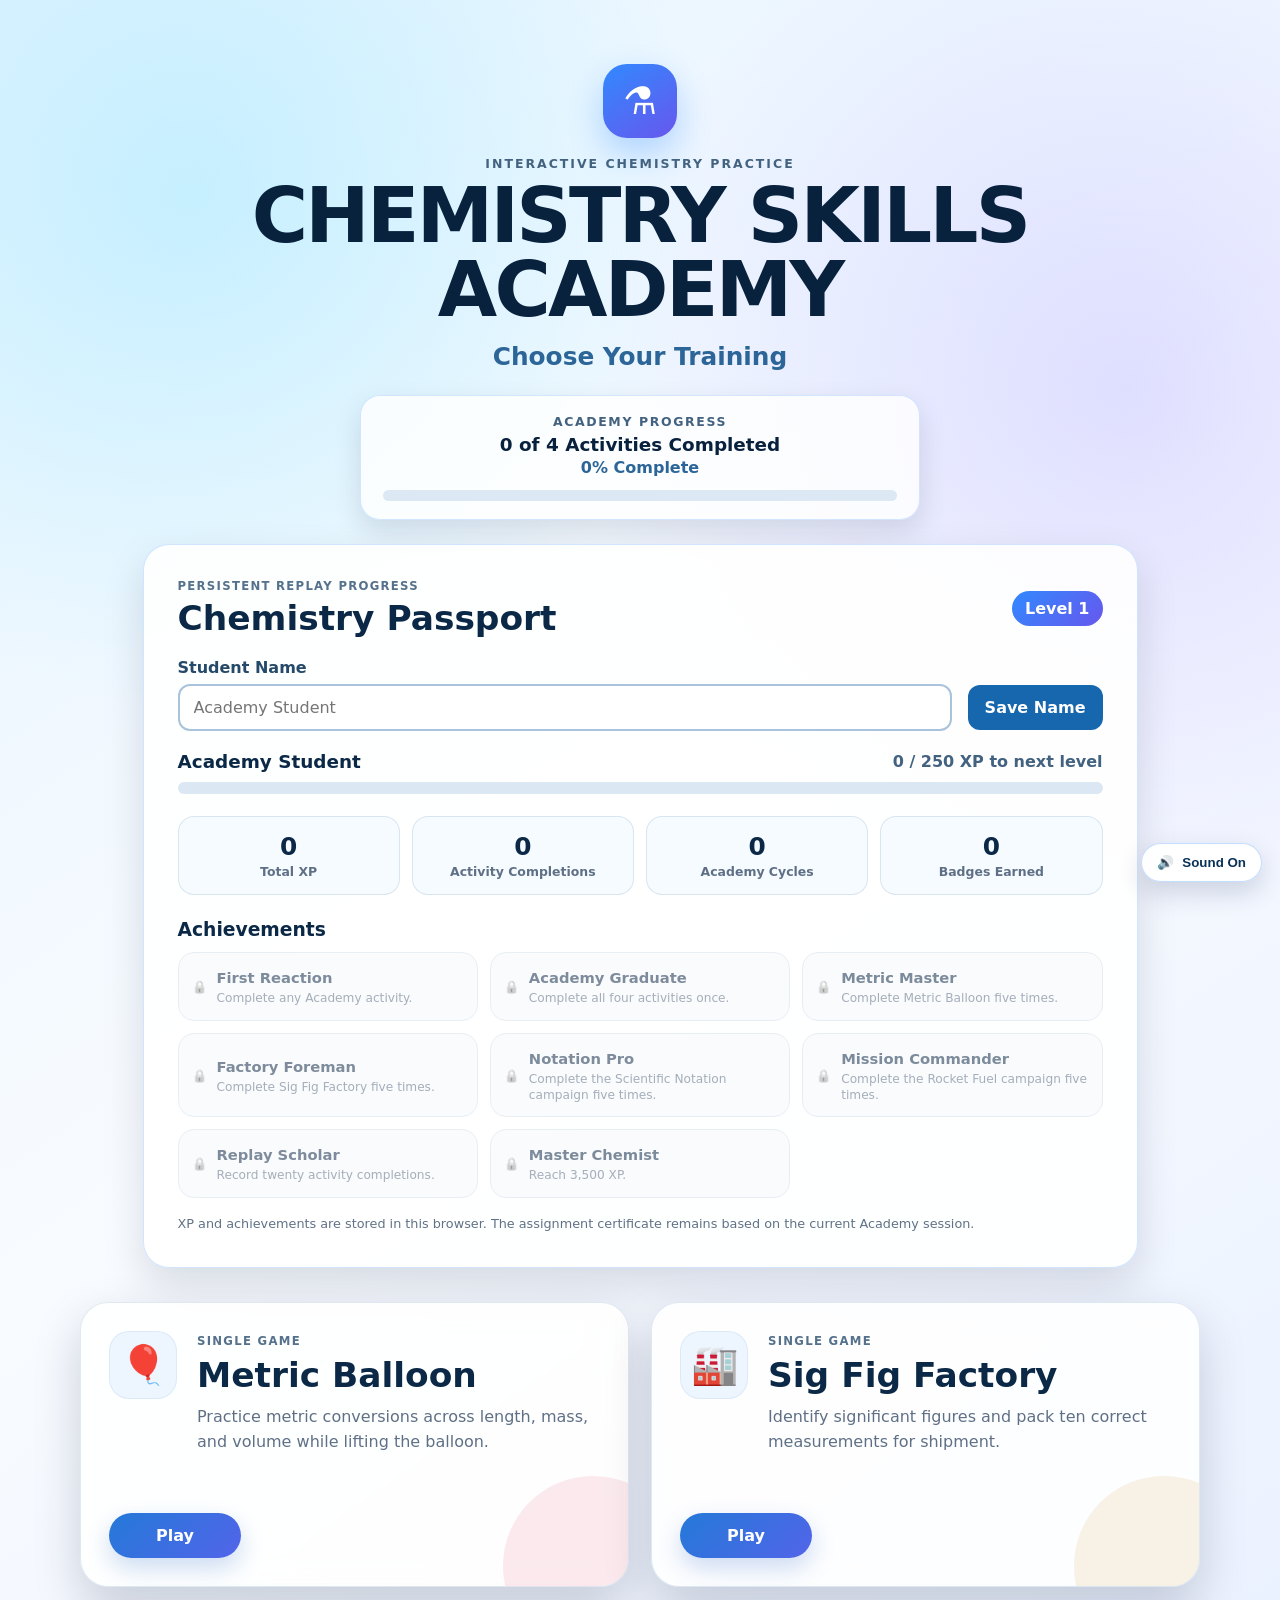
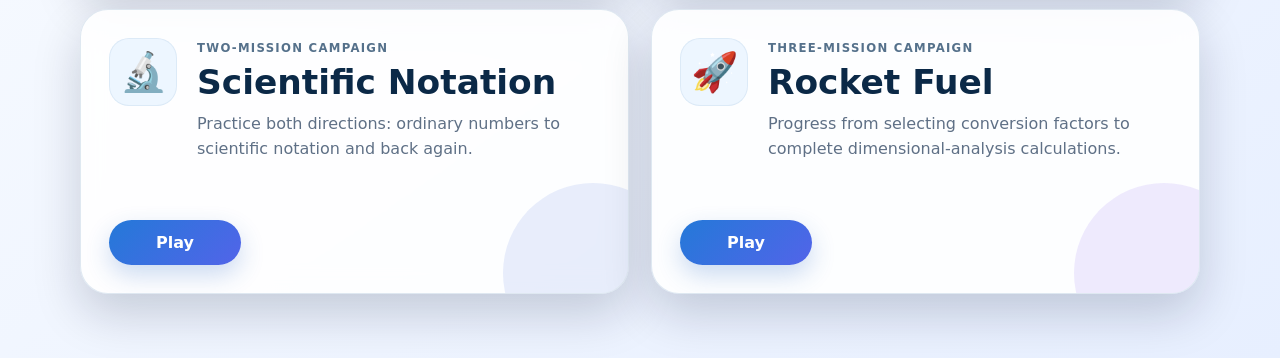
<file: index.html>
<!DOCTYPE html>
<html lang="en">
<head>
  <meta charset="UTF-8" />
  <meta name="viewport" content="width=device-width, initial-scale=1.0" />
  <meta name="theme-color" content="#071b2f" />
  <title>Chemistry Skills Academy</title>
  <link rel="stylesheet" href="shared/academy.css" />
</head>
<body>
  <main class="academy-shell">
    <header class="academy-hero">
      <div class="academy-emblem" aria-hidden="true">⚗</div>
      <p class="eyebrow">Interactive Chemistry Practice</p>
      <h1>CHEMISTRY SKILLS ACADEMY</h1>
      <p class="subtitle">Choose Your Training</p>

      <section class="academy-progress" aria-labelledby="academy-progress-title">
        <p id="academy-progress-title" class="academy-progress__title">Academy Progress</p>
        <strong id="academy-progress-count">0 of 4 Activities Completed</strong>
        <span id="academy-progress-percent">0% Complete</span>
        <div class="academy-progress__track" aria-hidden="true">
          <div id="academy-progress-fill" class="academy-progress__fill"></div>
        </div>
      </section>

      <section class="academy-passport" aria-labelledby="passport-title">
        <div class="passport-heading">
          <div>
            <p class="passport-eyebrow">Persistent Replay Progress</p>
            <h2 id="passport-title">Chemistry Passport</h2>
          </div>
          <span id="passport-level-badge" class="passport-level-badge">Level 1</span>
        </div>

        <div class="passport-profile-row">
          <label for="passport-name">Student Name</label>
          <div class="passport-name-controls">
            <input id="passport-name" type="text" maxlength="70" autocomplete="name" placeholder="Academy Student" />
            <button id="passport-save-name" type="button">Save Name</button>
          </div>
        </div>

        <div class="passport-level-copy">
          <strong id="passport-level-name">Academy Student</strong>
          <span id="passport-xp-text">0 / 250 XP</span>
        </div>
        <div class="passport-xp-track" aria-hidden="true">
          <div id="passport-xp-fill" class="passport-xp-fill"></div>
        </div>

        <div class="passport-stats" aria-label="Chemistry Passport statistics">
          <div><strong id="passport-total-xp">0</strong><span>Total XP</span></div>
          <div><strong id="passport-completions">0</strong><span>Activity Completions</span></div>
          <div><strong id="passport-cycles">0</strong><span>Academy Cycles</span></div>
          <div><strong id="passport-badges-count">0</strong><span>Badges Earned</span></div>
        </div>

        <div class="passport-awards">
          <h3>Achievements</h3>
          <div id="passport-achievements" class="passport-achievement-grid"></div>
        </div>
        <p class="passport-note">XP and achievements are stored in this browser. The assignment certificate remains based on the current Academy session.</p>
      </section>

      <section id="certificate-claim" class="certificate-claim" aria-labelledby="certificate-claim-title" hidden>
        <div class="certificate-claim__icon" aria-hidden="true">🏆</div>
        <div class="certificate-claim__copy">
          <p class="certificate-claim__eyebrow">Academy Complete</p>
          <h2 id="certificate-claim-title">Create Your Completion Certificate</h2>
          <p>Enter the student name exactly as it should appear on the certificate.</p>
        </div>
        <form id="certificate-form" class="certificate-form">
          <label for="student-name">Student Name</label>
          <div class="certificate-form__row">
            <input id="student-name" name="studentName" type="text" maxlength="70" autocomplete="name" placeholder="Enter student name" required />
            <button type="submit">Generate Certificate</button>
          </div>
          <p id="certificate-name-error" class="certificate-form__error" role="alert" hidden>Please enter a student name.</p>
        </form>
      </section>
    </header>

    <section class="training-grid" aria-label="Available chemistry training activities">
      <article class="training-card balloon-card" data-activity-id="metric-balloon">
        <div class="completion-ribbon" hidden>✓ Completed</div>
        <div class="activity-icon" aria-hidden="true">🎈</div>
        <div class="card-copy">
          <p class="activity-type">Single Game</p>
          <h2>Metric Balloon</h2>
          <p>Practice metric conversions across length, mass, and volume while lifting the balloon.</p>
        </div>
        <a class="play-button" href="metric-balloon/index.html">Play</a>
      </article>

      <article class="training-card factory-card" data-activity-id="sig-fig-factory">
        <div class="completion-ribbon" hidden>✓ Completed</div>
        <div class="activity-icon" aria-hidden="true">🏭</div>
        <div class="card-copy">
          <p class="activity-type">Single Game</p>
          <h2>Sig Fig Factory</h2>
          <p>Identify significant figures and pack ten correct measurements for shipment.</p>
        </div>
        <a class="play-button" href="sig-fig-factory/index.html">Play</a>
      </article>

      <article class="training-card science-card" data-activity-id="scientific-notation">
        <div class="completion-ribbon" hidden>⭐ Campaign Complete</div>
        <div class="activity-icon" aria-hidden="true">🔬</div>
        <div class="card-copy">
          <p class="activity-type">Two-Mission Campaign</p>
          <h2>Scientific Notation</h2>
          <p>Practice both directions: ordinary numbers to scientific notation and back again.</p>
        </div>
        <a class="play-button" href="scientific-notation/index.html">Play</a>
      </article>

      <article class="training-card rocket-card" data-activity-id="rocket-fuel">
        <div class="completion-ribbon" hidden>⭐ Campaign Complete</div>
        <div class="activity-icon" aria-hidden="true">🚀</div>
        <div class="card-copy">
          <p class="activity-type">Three-Mission Campaign</p>
          <h2>Rocket Fuel</h2>
          <p>Progress from selecting conversion factors to complete dimensional-analysis calculations.</p>
        </div>
        <a class="play-button" href="rocket-fuel/index.html">Play</a>
      </article>
    </section>
  </main>

  <div id="xp-toast" class="xp-toast" role="status" aria-live="polite" hidden></div>

  <div id="certificate-overlay" class="certificate-overlay" hidden>
    <section class="certificate-window" role="dialog" aria-modal="true" aria-labelledby="certificate-title">
      <div class="certificate-actions no-print">
        <button id="certificate-close" class="certificate-action certificate-action--secondary" type="button">Close</button>
        <button id="certificate-print" class="certificate-action" type="button">Print / Save as PDF</button>
      </div>

      <article id="completion-certificate" class="completion-certificate">
        <div class="certificate-border">
          <div class="certificate-emblem" aria-hidden="true">⚗</div>
          <p class="certificate-kicker">Chemistry Skills Academy</p>
          <h2 id="certificate-title">Certificate of Completion</h2>
          <p class="certificate-presented">This certificate is proudly presented to</p>
          <p id="certificate-student-name" class="certificate-student-name">Student Name</p>
          <div class="certificate-name-line"></div>
          <p class="certificate-achievement">for successfully completing all four Chemistry Skills Academy activities</p>
          <div class="certificate-activities" aria-label="Completed activities">
            <span>Metric Balloon</span>
            <span>Sig Fig Factory</span>
            <span>Scientific Notation</span>
            <span>Rocket Fuel</span>
          </div>
          <div class="certificate-footer">
            <div>
              <strong id="certificate-date">Completion Date</strong>
              <span>Date Completed</span>
            </div>
            <div class="certificate-seal" aria-hidden="true">
              <span>100%</span>
              <small>COMPLETE</small>
            </div>
            <div>
              <strong>Chemistry Skills Academy</strong>
              <span>Interactive Skills Training</span>
            </div>
          </div>
        </div>
      </article>
    </section>
  </div>

  <script src="shared/academy.js"></script>
</body>
</html>
</file>
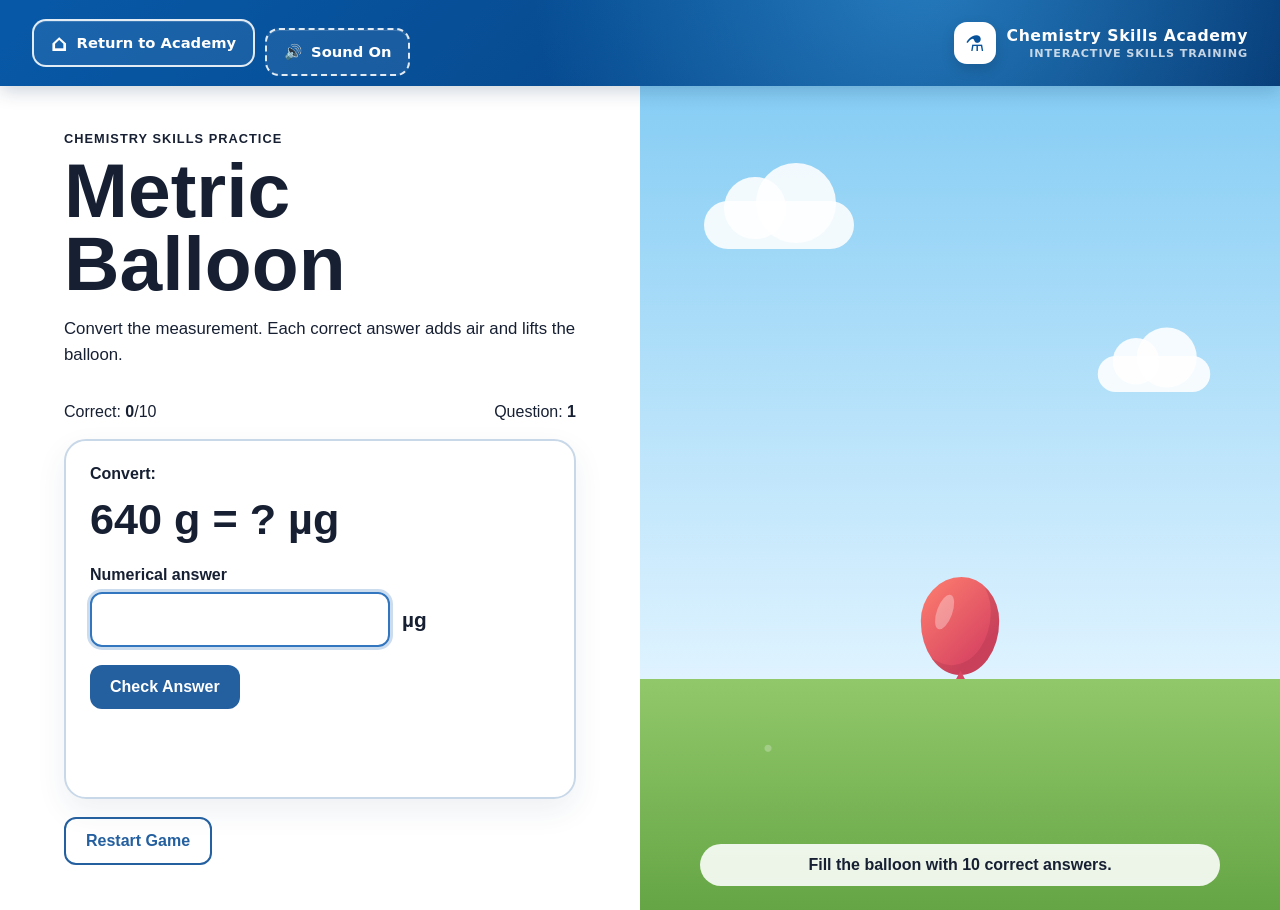
<file: metric-balloon/index.html>
<!DOCTYPE html>
<html lang="en">
<head>
  <meta charset="UTF-8" />
  <meta name="viewport" content="width=device-width, initial-scale=1.0" />
  <title>Metric Balloon v1.2</title>
  <link rel="stylesheet" href="style.css" />
  <link rel="stylesheet" href="../shared/navigation.css" />
</head>
<body>
  <main class="game-shell">
    <section class="game-panel" aria-labelledby="game-title">
      <p class="eyebrow">Chemistry Skills Practice</p>
      <h1 id="game-title">Metric Balloon</h1>
      <p class="instructions">
        Convert the measurement. Each correct answer adds air and lifts the balloon.
      </p>

      <div class="score-row">
        <span>Correct: <strong id="score">0</strong>/10</span>
        <span>Question: <strong id="question-number">1</strong></span>
      </div>

      <div class="problem-card">
        <p class="prompt-label">Convert:</p>
        <p id="problem" class="problem">Loading…</p>

        <form id="answer-form" novalidate>
          <label for="answer">Numerical answer</label>
          <div class="answer-row">
            <input
              id="answer"
              name="answer"
              type="text"
              inputmode="decimal"
              autocomplete="off"
              aria-describedby="target-unit"
              required
            />
            <span id="target-unit" class="unit"></span>
          </div>
          <button id="submit-button" type="submit">Check Answer</button>
        </form>

        <div id="feedback" class="feedback" aria-live="polite"></div>
        <button id="next-button" class="secondary hidden" type="button">Next Problem</button>
      </div>

      <button id="restart-button" class="restart" type="button">Restart Game</button>
    </section>

    <section class="scene" aria-label="Balloon progress scene">
      <div class="sky">
        <div class="cloud cloud-one"></div>
        <div class="cloud cloud-two"></div>
        <div id="balloon-wrap" class="balloon-wrap">
          <div id="balloon" class="balloon">
            <div class="shine"></div>
          </div>
          <div class="knot"></div>
          <div class="string"></div>
          <div class="basket"></div>
        </div>
        <div class="ground"></div>
      </div>
      <p id="progress-message" class="progress-message">Fill the balloon with 10 correct answers.</p>
    </section>
  </main>

  <script src="../shared/academy.js" data-academy-href="../index.html"></script>
  <script src="script.js"></script>
  <script src="../shared/navigation.js" data-academy-href="../index.html"></script>
</body>
</html>
</file>
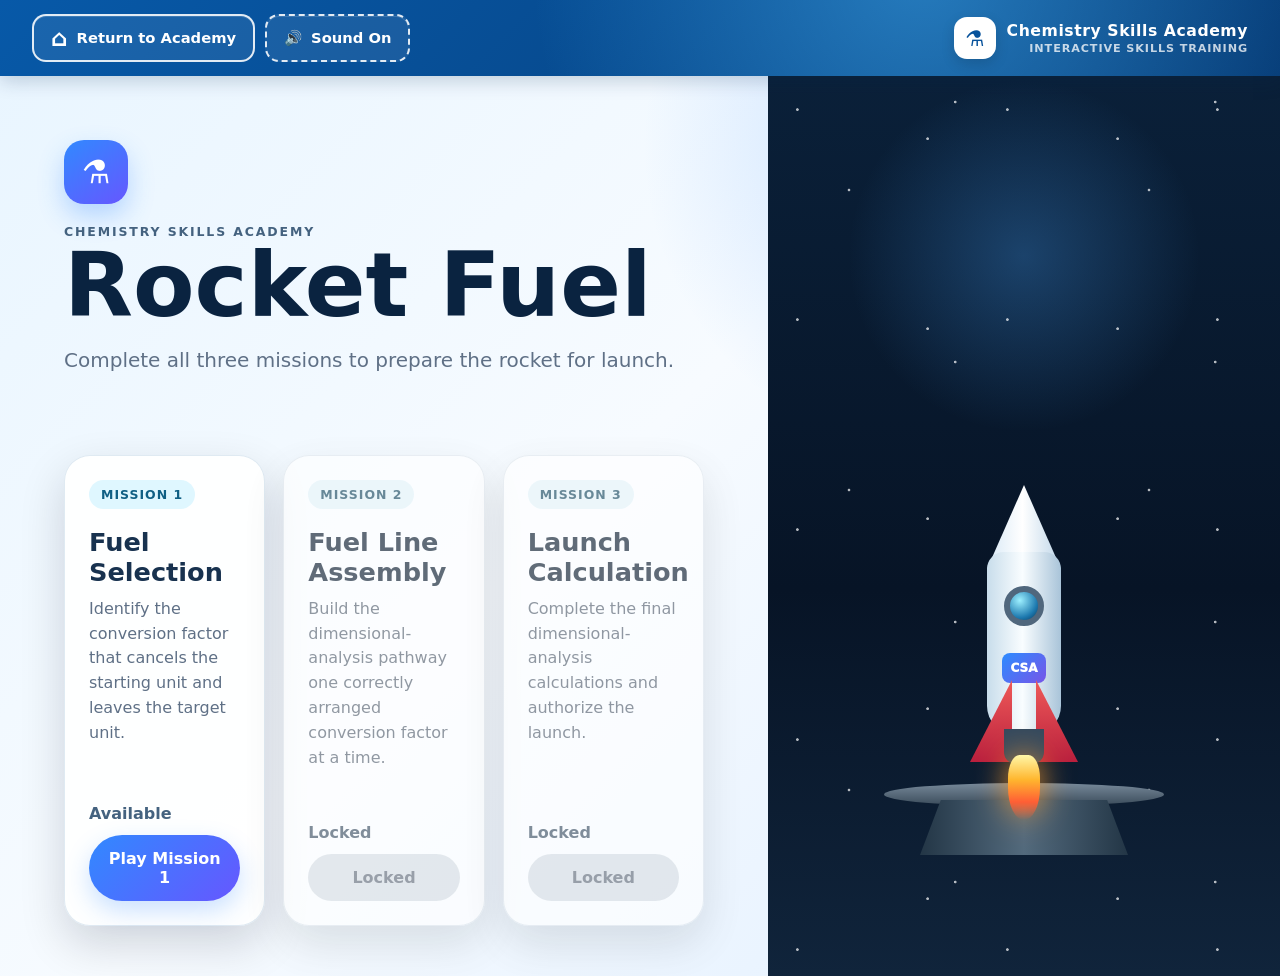
<file: rocket-fuel/index.html>
<!DOCTYPE html>
<html lang="en">
<head>
  <meta charset="UTF-8" />
  <meta name="viewport" content="width=device-width, initial-scale=1.0" />
  <meta name="theme-color" content="#071426" />
  <title>Rocket Fuel Campaign</title>
  <link rel="stylesheet" href="shared/shared.css" />
  <link rel="stylesheet" href="shared/hub.css" />
  <link rel="stylesheet" href="../shared/navigation.css" />
</head>
<body>
  <main class="campaign-shell">
    <header class="campaign-hero">
      <div class="academy-mark" aria-hidden="true">⚗</div>
      <p class="eyebrow">Chemistry Skills Academy</p>
      <h1>Rocket Fuel</h1>
      <p class="campaign-subtitle">Complete all three missions to prepare the rocket for launch.</p>
      <div id="campaignComplete" class="campaign-complete-banner" hidden>⭐⭐⭐ Rocket Fuel Campaign Complete ⭐⭐⭐</div>
    </header>

    <section class="mission-grid" aria-label="Rocket Fuel missions">
      <article class="mission-card" data-mission="1">
        <div class="mission-number">Mission 1</div>
        <h2>Fuel Selection</h2>
        <p>Identify the conversion factor that cancels the starting unit and leaves the target unit.</p>
        <div class="mission-status" id="status1">Available</div>
        <a id="play1" class="play-button" href="mission1/index.html">Play Mission 1</a>
      </article>

      <article class="mission-card" data-mission="2">
        <div class="mission-number">Mission 2</div>
        <h2>Fuel Line Assembly</h2>
        <p>Build the dimensional-analysis pathway one correctly arranged conversion factor at a time.</p>
        <div class="mission-status" id="status2">Locked</div>
        <a id="play2" class="play-button" href="mission2/index.html" aria-disabled="true">Locked</a>
      </article>

      <article class="mission-card" data-mission="3">
        <div class="mission-number">Mission 3</div>
        <h2>Launch Calculation</h2>
        <p>Complete the final dimensional-analysis calculations and authorize the launch.</p>
        <div class="mission-status" id="status3">Locked</div>
        <a id="play3" class="play-button" href="mission3/index.html" aria-disabled="true">Locked</a>
      </article>
    </section>

    <section class="campaign-rocket" aria-label="Rocket Fuel campaign artwork">
      <div class="stars" aria-hidden="true"></div>
      <div class="hub-rocket" aria-hidden="true">
        <div class="hub-nose"></div>
        <div class="hub-body"><div class="hub-window"></div><div class="hub-badge">CSA</div></div>
        <div class="hub-fin hub-fin-left"></div><div class="hub-fin hub-fin-right"></div><div class="hub-engine"></div><div class="hub-flame"></div>
      </div>
      <div class="hub-pad" aria-hidden="true"><div class="hub-pad-top"></div><div class="hub-pad-base"></div></div>
    </section>
  </main>
  <script src="../shared/academy.js" data-academy-href="../index.html"></script>
  <script src="shared/campaign.js"></script>
  <script src="shared/hub.js"></script>
  <script src="../shared/navigation.js" data-academy-href="../index.html"></script>
</body>
</html>
</file>
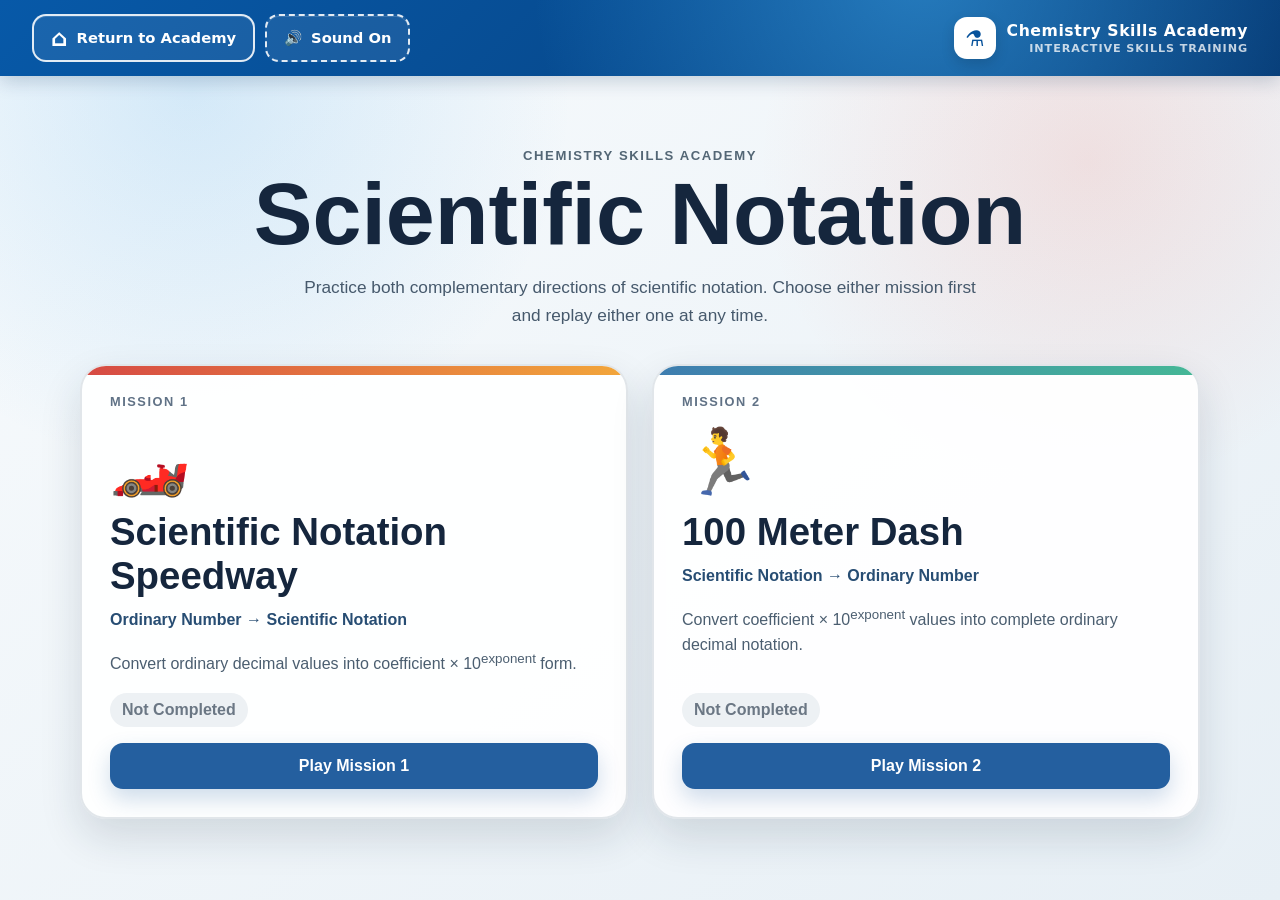
<file: scientific-notation/index.html>
<!DOCTYPE html>
<html lang="en">
<head>
  <meta charset="UTF-8" />
  <meta name="viewport" content="width=device-width, initial-scale=1.0" />
  <meta name="theme-color" content="#15263d" />
  <title>Scientific Notation Campaign</title>
  <link rel="stylesheet" href="shared/shared.css" />
  <link rel="stylesheet" href="../shared/navigation.css" />
</head>
<body class="campaign-page">
  <main class="campaign-shell">
    <header class="campaign-hero">
      <p class="campaign-eyebrow">Chemistry Skills Academy</p>
      <h1>Scientific Notation</h1>
      <p class="campaign-intro">
        Practice both complementary directions of scientific notation. Choose either mission first and replay either one at any time.
      </p>
    </header>

    <section class="mission-grid" aria-label="Scientific notation missions">
      <article class="mission-card mission-speedway">
        <div class="mission-number">Mission 1</div>
        <div class="mission-art" aria-hidden="true">🏎️</div>
        <h2>Scientific Notation Speedway</h2>
        <p class="mission-direction">Ordinary Number → Scientific Notation</p>
        <p>Convert ordinary decimal values into coefficient × 10<sup>exponent</sup> form.</p>
        <div id="mission1-status" class="mission-status" aria-live="polite">Not Completed</div>
        <a class="play-button" href="mission1/index.html">Play Mission 1</a>
      </article>

      <article class="mission-card mission-dash">
        <div class="mission-number">Mission 2</div>
        <div class="mission-art" aria-hidden="true">🏃</div>
        <h2>100 Meter Dash</h2>
        <p class="mission-direction">Scientific Notation → Ordinary Number</p>
        <p>Convert coefficient × 10<sup>exponent</sup> values into complete ordinary decimal notation.</p>
        <div id="mission2-status" class="mission-status" aria-live="polite">Not Completed</div>
        <a class="play-button" href="mission2/index.html">Play Mission 2</a>
      </article>
    </section>

    <section id="campaign-complete" class="campaign-complete" aria-live="polite" hidden>
      <div class="stars" aria-hidden="true">⭐⭐</div>
      <strong>Scientific Notation Campaign Complete</strong>
      <div class="stars" aria-hidden="true">⭐⭐</div>
      <p>You completed both directions of scientific notation during this browser session.</p>
    </section>
  </main>

  <script src="../shared/academy.js" data-academy-href="../index.html"></script>
  <script src="shared/shared.js"></script>
  <script>
    ScientificNotationCampaign.renderHub();
    if (ScientificNotationCampaign.isCampaignComplete() && ScientificNotationCampaign.consumeCampaignCompletion()) {
      window.setTimeout(() => Academy.completeActivity("scientific-notation"), 2600);
    }
  </script>
  <script src="../shared/navigation.js" data-academy-href="../index.html"></script>
</body>
</html>
</file>
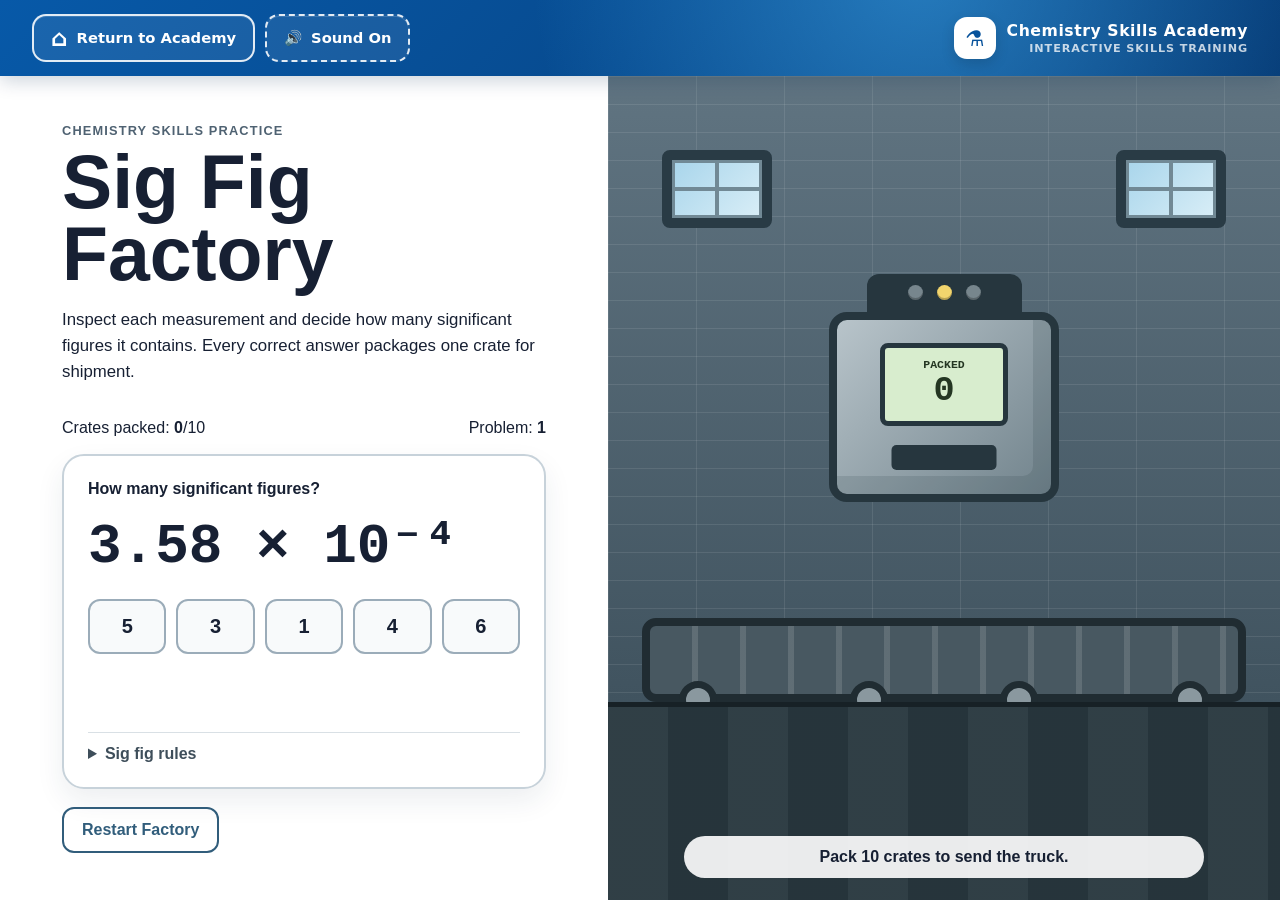
<file: sig-fig-factory/index.html>
<!DOCTYPE html>
<html lang="en">
<head>
  <meta charset="UTF-8" />
  <meta name="viewport" content="width=device-width, initial-scale=1.0" />
  <title>Sig Fig Factory v1</title>
  <link rel="stylesheet" href="style.css" />
  <link rel="stylesheet" href="../shared/navigation.css" />
</head>
<body>
  <main class="game-shell">
    <section class="control-panel" aria-labelledby="game-title">
      <p class="eyebrow">Chemistry Skills Practice</p>
      <h1 id="game-title">Sig Fig Factory</h1>
      <p class="instructions">
        Inspect each measurement and decide how many significant figures it contains.
        Every correct answer packages one crate for shipment.
      </p>

      <div class="score-row">
        <span>Crates packed: <strong id="score">0</strong>/10</span>
        <span>Problem: <strong id="question-number">1</strong></span>
      </div>

      <section class="problem-card" aria-labelledby="problem-label">
        <p id="problem-label" class="prompt-label">How many significant figures?</p>
        <p id="problem" class="problem">Loading…</p>

        <div id="choices" class="choices" role="group" aria-label="Answer choices"></div>

        <div id="feedback" class="feedback" aria-live="polite"></div>

        <details class="rule-box">
          <summary>Sig fig rules</summary>
          <ul>
            <li>All nonzero digits are significant.</li>
            <li>Zeros between significant digits are significant.</li>
            <li>Leading zeros are not significant.</li>
            <li>Trailing zeros after a decimal point are significant.</li>
            <li>In scientific notation, count digits in the coefficient only.</li>
          </ul>
        </details>
      </section>

      <button id="restart-button" class="restart" type="button">Restart Factory</button>
    </section>

    <section class="factory" aria-label="Factory progress animation">
      <div class="factory-wall">
        <div class="window window-one"></div>
        <div class="window window-two"></div>

        <div class="machine">
          <div class="machine-top">
            <span class="light light-one"></span>
            <span class="light light-two"></span>
            <span class="light light-three"></span>
          </div>
          <div class="machine-body">
            <div class="machine-display">
              <span>PACKED</span>
              <strong id="machine-count">0</strong>
            </div>
            <div class="machine-slot"></div>
          </div>
        </div>

        <div class="conveyor">
          <div class="belt-lines"></div>
          <div id="crate-track" class="crate-track" aria-hidden="true"></div>
          <div class="roller roller-one"></div>
          <div class="roller roller-two"></div>
          <div class="roller roller-three"></div>
          <div class="roller roller-four"></div>
        </div>

        <div id="truck" class="truck" aria-hidden="true">
          <div class="truck-box">
            <span id="truck-label">0/10</span>
          </div>
          <div class="truck-cab">
            <div class="truck-window"></div>
          </div>
          <div class="wheel wheel-one"></div>
          <div class="wheel wheel-two"></div>
        </div>

        <div class="floor"></div>
      </div>

      <p id="progress-message" class="progress-message">
        Pack 10 crates to send the truck.
      </p>
    </section>
  </main>

  <script src="../shared/academy.js" data-academy-href="../index.html"></script>
  <script src="script.js"></script>
  <script src="../shared/navigation.js" data-academy-href="../index.html"></script>
</body>
</html>
</file>
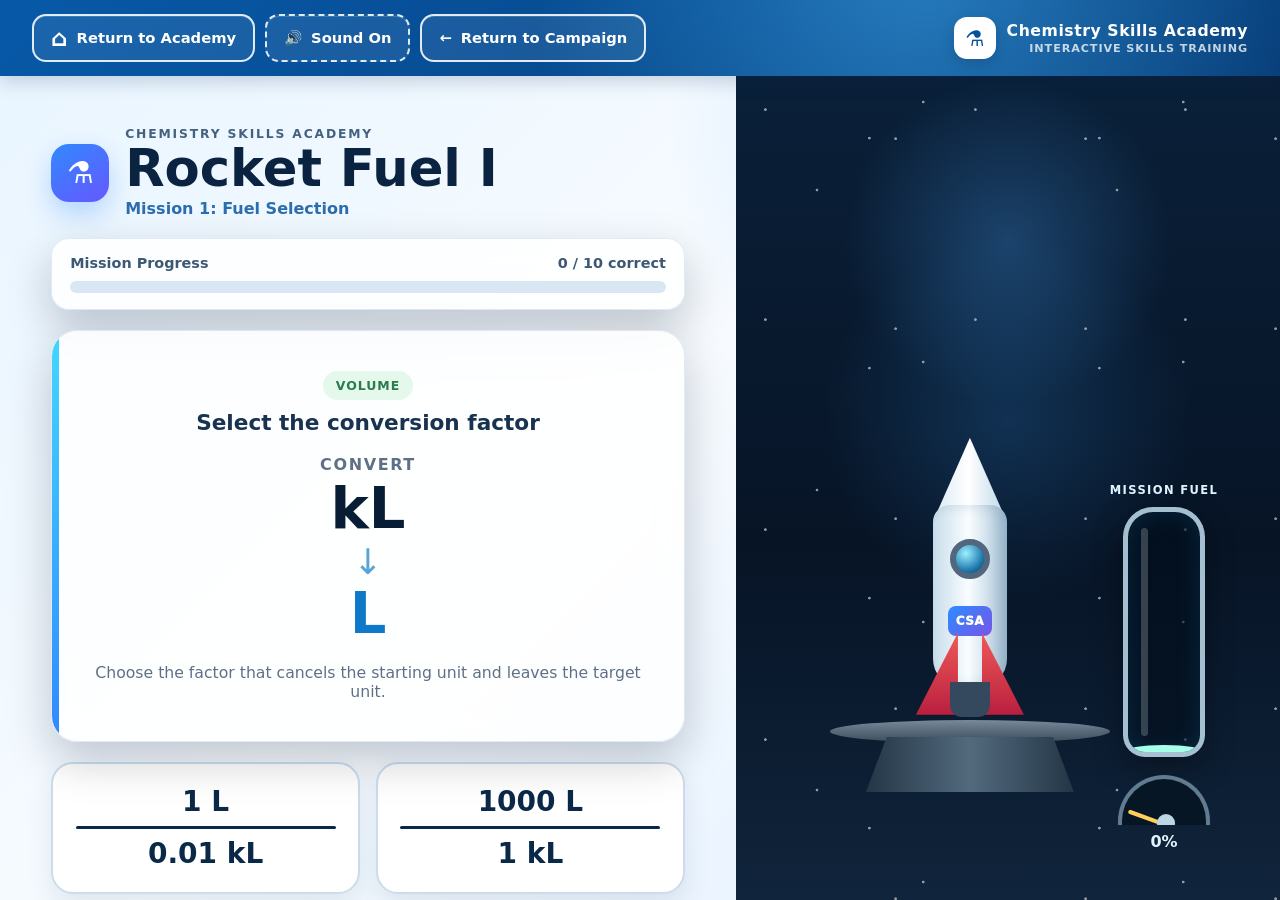
<file: rocket-fuel/mission1/index.html>
<!DOCTYPE html>
<html lang="en">
<head>
  <meta charset="UTF-8" />
  <meta name="viewport" content="width=device-width, initial-scale=1.0" />
  <meta name="theme-color" content="#071426" />
  <title>Rocket Fuel I – Mission 1: Fuel Selection</title>
  <link rel="stylesheet" href="../shared/shared.css" />
  <link rel="stylesheet" href="style.css" />
  <link rel="stylesheet" href="../../shared/navigation.css" />
</head>
<body>
  <main class="game-shell" aria-live="polite">
    <section class="learning-panel" aria-label="Conversion factor challenge">
      <header class="brand-block">
        <div class="academy-mark" aria-hidden="true">⚗</div>
        <div>
          <p class="eyebrow">Chemistry Skills Academy</p>
          <h1>Rocket Fuel I</h1>
          <p class="mission-label">Mission 1: Fuel Selection</p>
        </div>
      </header>

      <div class="progress-card">
        <div class="progress-copy">
          <span>Mission Progress</span>
          <strong id="progressText">0 / 10 correct</strong>
        </div>
        <div class="progress-track" aria-hidden="true">
          <div id="progressFill" class="progress-fill"></div>
        </div>
      </div>

      <section class="question-card" aria-labelledby="questionHeading">
        <p id="familyBadge" class="family-badge">Length</p>
        <h2 id="questionHeading">Select the conversion factor</h2>
        <div class="prompt-stack">
          <span class="prompt-label">Convert</span>
          <strong id="sourceDisplay" class="source-display">450 cm</strong>
          <span class="arrow" aria-hidden="true">↓</span>
          <strong id="targetDisplay" class="target-display">m</strong>
        </div>
        <p class="instruction">Choose the factor that cancels the starting unit and leaves the target unit.</p>
      </section>

      <section id="answerGrid" class="answer-grid" aria-label="Answer choices"></section>

      <div id="feedback" class="feedback" role="status" aria-live="assertive"></div>
    </section>

    <section class="rocket-panel" aria-label="Rocket fuel progress">
      <div class="sky-glow" aria-hidden="true"></div>
      <div id="countdown" class="countdown" aria-hidden="true"></div>
      <div id="missionComplete" class="mission-complete" aria-hidden="true">
        <span>Mission Complete</span>
        <button id="playAgainButton" type="button">Launch Another Mission</button>
      </div>

      <div class="rocket-stage">
        <div id="rocket" class="rocket" aria-hidden="true">
          <div class="rocket-nose"></div>
          <div class="rocket-body">
            <div class="window"></div>
            <div class="rocket-badge">CSA</div>
          </div>
          <div class="fin fin-left"></div>
          <div class="fin fin-right"></div>
          <div class="engine"></div>
          <div class="flame"></div>
        </div>

        <div id="smokeCloud" class="smoke-cloud" aria-hidden="true">
          <span></span><span></span><span></span><span></span><span></span>
        </div>

        <div class="launch-pad" aria-hidden="true">
          <div class="pad-top"></div>
          <div class="pad-base"></div>
        </div>
      </div>

      <aside class="fuel-console" aria-label="Fuel gauge">
        <div class="tank-label">MISSION FUEL</div>
        <div class="fuel-tank">
          <div id="fuelLiquid" class="fuel-liquid"></div>
          <div class="tank-shine"></div>
          <div class="tank-marks" aria-hidden="true">
            <span>100</span><span>75</span><span>50</span><span>25</span><span>0</span>
          </div>
        </div>
        <div class="gauge-row">
          <div class="gauge-shell" aria-hidden="true">
            <div id="gaugeNeedle" class="gauge-needle"></div>
            <div class="gauge-center"></div>
          </div>
          <strong id="fuelPercent">0%</strong>
        </div>
      </aside>
    </section>
  </main>

  <script src="../shared/campaign.js"></script>
  <script>RocketFuelCampaign.initializeMission(1);</script>
  <script src="conversionEngine.js"></script>
  <script src="script.js"></script>
  <script src="../../shared/navigation.js" data-academy-href="../../index.html" data-campaign-href="../index.html"></script>
</body>
</html>
</file>
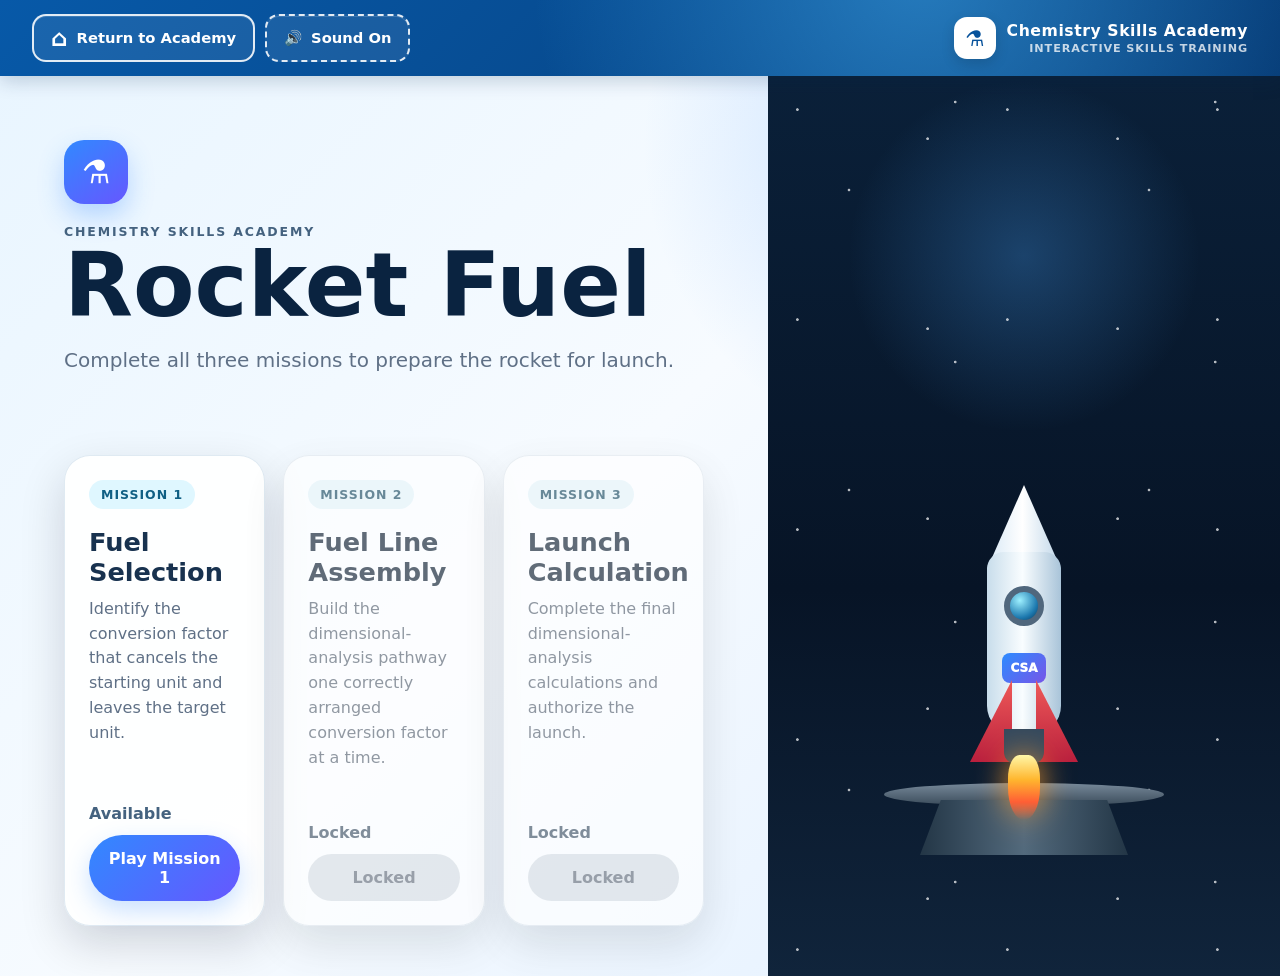
<file: rocket-fuel/mission2/index.html>
<!DOCTYPE html>
<html lang="en">
<head>
  <meta charset="UTF-8" />
  <meta name="viewport" content="width=device-width, initial-scale=1.0" />
  <meta name="theme-color" content="#071426" />
  <title>Rocket Fuel II – Mission 2: Fuel Line Assembly</title>
  <link rel="stylesheet" href="../shared/shared.css" />
  <link rel="stylesheet" href="style.css" />
  <link rel="stylesheet" href="../../shared/navigation.css" />
</head>
<body>
  <main class="game-shell" aria-live="polite">
    <section class="learning-panel" aria-label="Fuel line assembly challenge">
      <header class="brand-block">
        <div class="academy-mark" aria-hidden="true">⚗</div>
        <div>
          <p class="eyebrow">Chemistry Skills Academy</p>
          <h1>Rocket Fuel II</h1>
          <p class="mission-label">Mission 2: Fuel Line Assembly</p>
        </div>
      </header>

      <div class="progress-card">
        <div class="progress-copy">
          <span>Mission Progress</span>
          <strong id="progressText">0 / 10 fuel lines</strong>
        </div>
        <div class="progress-track" aria-hidden="true">
          <div id="progressFill" class="progress-fill"></div>
        </div>
      </div>

      <section class="question-card" aria-labelledby="questionHeading">
        <p id="familyBadge" class="family-badge">Length</p>
        <h2 id="questionHeading">Assemble the fuel line</h2>
        <div class="prompt-stack">
          <span class="prompt-label">Convert</span>
          <strong id="sourceDisplay" class="source-display">450 cm</strong>
          <span class="arrow" aria-hidden="true">↓</span>
          <strong id="targetDisplay" class="target-display">m</strong>
        </div>

        <div class="fuel-line-status" aria-label="Fuel line assembly status">
          <div class="fuel-line-heading">
            <span id="stepText">Conversion factor 1 of 1</span>
            <strong id="currentUnitText">Cancel cm</strong>
          </div>
          <div id="fuelLinePath" class="fuel-line-path"></div>
        </div>

        <p id="instructionText" class="instruction">
          Choose the factor that cancels the current unit and continues toward the target unit.
        </p>
      </section>

      <section id="answerGrid" class="answer-grid" aria-label="Conversion factor choices"></section>

      <div id="feedback" class="feedback" role="status" aria-live="assertive"></div>
    </section>

    <section class="rocket-panel" aria-label="Rocket fuel progress">
      <div class="sky-glow" aria-hidden="true"></div>
      <div id="countdown" class="countdown" aria-hidden="true"></div>
      <div id="missionComplete" class="mission-complete" aria-hidden="true">
        <span>Mission Complete</span>
        <button id="playAgainButton" type="button">Launch Another Mission</button>
      </div>

      <div class="rocket-stage">
        <div id="rocket" class="rocket" aria-hidden="true">
          <div class="rocket-nose"></div>
          <div class="rocket-body">
            <div class="window"></div>
            <div class="rocket-badge">CSA</div>
          </div>
          <div class="fin fin-left"></div>
          <div class="fin fin-right"></div>
          <div class="engine"></div>
          <div class="flame"></div>
        </div>

        <div id="smokeCloud" class="smoke-cloud" aria-hidden="true">
          <span></span><span></span><span></span><span></span><span></span>
        </div>

        <div class="launch-pad" aria-hidden="true">
          <div class="pad-top"></div>
          <div class="pad-base"></div>
        </div>
      </div>

      <aside class="fuel-console" aria-label="Fuel gauge">
        <div class="tank-label">MISSION FUEL</div>
        <div class="fuel-tank">
          <div id="fuelLiquid" class="fuel-liquid"></div>
          <div class="tank-shine"></div>
          <div class="tank-marks" aria-hidden="true">
            <span>100</span><span>75</span><span>50</span><span>25</span><span>0</span>
          </div>
        </div>
        <div class="gauge-row">
          <div class="gauge-shell" aria-hidden="true">
            <div id="gaugeNeedle" class="gauge-needle"></div>
            <div class="gauge-center"></div>
          </div>
          <strong id="fuelPercent">0%</strong>
        </div>
      </aside>
    </section>
  </main>

  <script src="../shared/campaign.js"></script>
  <script>RocketFuelCampaign.initializeMission(2);</script>
  <script src="conversionEngine.js"></script>
  <script src="script.js"></script>
  <script src="../../shared/navigation.js" data-academy-href="../../index.html" data-campaign-href="../index.html"></script>
</body>
</html>
</file>
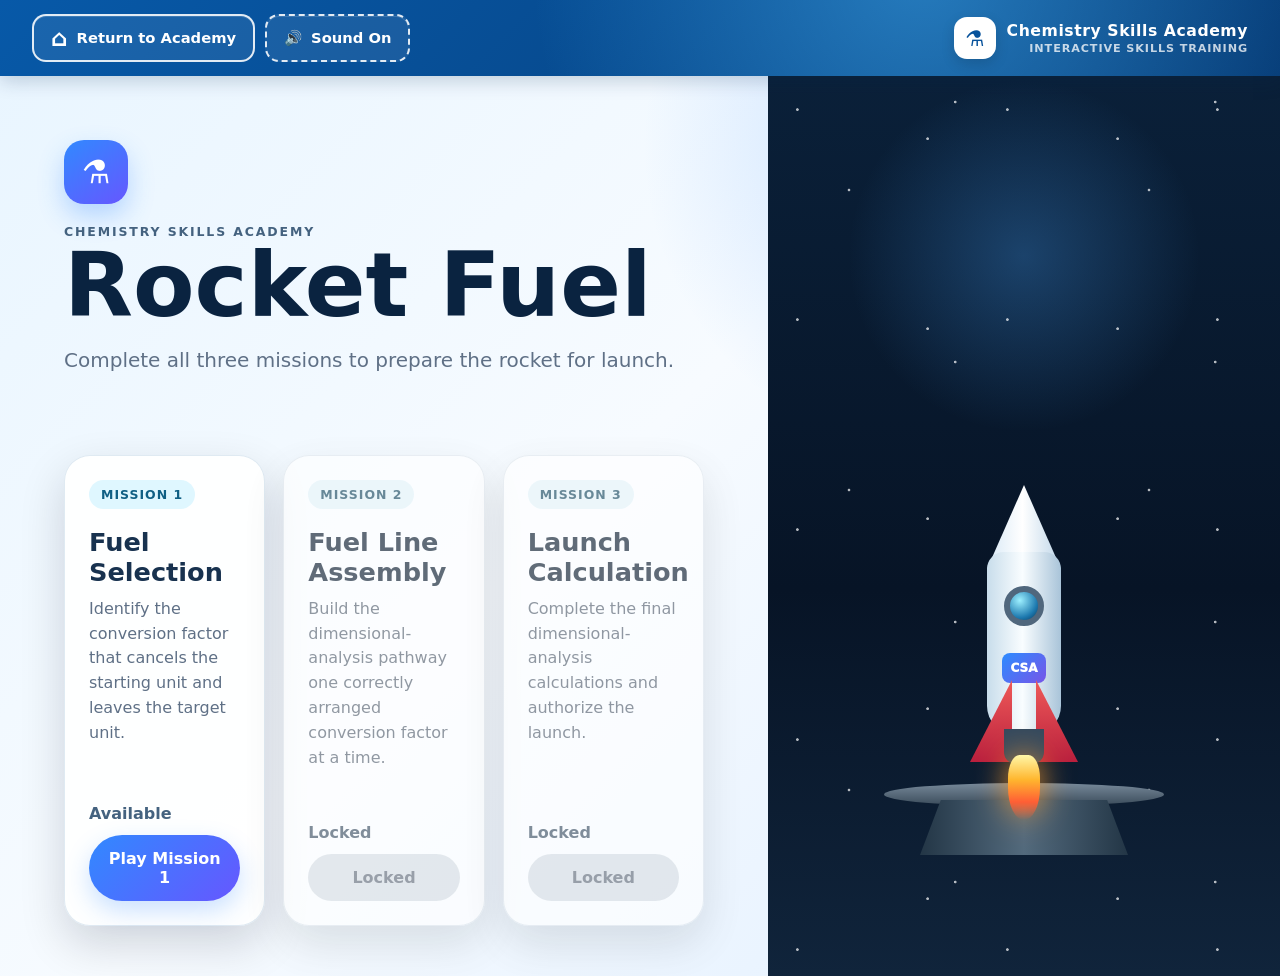
<file: rocket-fuel/mission3/index.html>
<!DOCTYPE html>
<html lang="en">
<head>
  <meta charset="UTF-8" />
  <meta name="viewport" content="width=device-width, initial-scale=1.0" />
  <meta name="theme-color" content="#071426" />
  <title>Rocket Fuel III – Mission 3: Launch Calculation</title>
  <link rel="stylesheet" href="../shared/shared.css" />
  <link rel="stylesheet" href="style.css" />
  <link rel="stylesheet" href="../../shared/navigation.css" />
</head>
<body>
  <main class="game-shell" aria-live="polite">
    <section class="learning-panel" aria-label="Launch calculation challenge">
      <header class="brand-block">
        <div class="academy-mark" aria-hidden="true">⚗</div>
        <div>
          <p class="eyebrow">Chemistry Skills Academy</p>
          <h1>Rocket Fuel III</h1>
          <p class="mission-label">Mission 3: Launch Calculation</p>
        </div>
      </header>

      <div class="progress-card">
        <div class="progress-copy">
          <span>Launch Checklist</span>
          <strong id="progressText">0 / 10 authorized</strong>
        </div>
        <div class="progress-track" aria-hidden="true">
          <div id="progressFill" class="progress-fill"></div>
        </div>
      </div>

      <section class="question-card calculation-card" aria-labelledby="questionHeading">
        <p id="familyBadge" class="family-badge">Length</p>
        <h2 id="questionHeading">Complete the launch calculation</h2>
        <p class="calculation-label">Dimensional-analysis setup</p>
        <div id="calculationSetup" class="calculation-setup" aria-label="Dimensional analysis calculation"></div>
        <p class="instruction">Follow the unit cancellation, complete the arithmetic, and enter the final value and units.</p>
      </section>

      <form id="answerForm" class="answer-entry" novalidate>
        <label class="answer-field">
          <span>Numerical Value</span>
          <input id="numberInput" type="text" inputmode="decimal" autocomplete="off" placeholder="Example: 4.5" aria-label="Numerical value" />
        </label>
        <label class="answer-field unit-field">
          <span>Final Units</span>
          <input id="unitInput" type="text" autocomplete="off" autocapitalize="off" spellcheck="false" placeholder="Example: m" aria-label="Final units" />
        </label>
        <button id="submitButton" class="submit-answer" type="submit">Authorize Checklist Item</button>
      </form>

      <div id="feedback" class="feedback" role="status" aria-live="assertive"></div>
    </section>

    <section class="rocket-panel" aria-label="Rocket fuel progress">
      <div class="sky-glow" aria-hidden="true"></div>
      <div id="countdown" class="countdown" aria-hidden="true"></div>
      <div id="missionComplete" class="mission-complete" aria-hidden="true">
        <span>Mission Complete</span>
        <button id="playAgainButton" type="button">Launch Another Mission</button>
      </div>

      <div class="checklist-console" aria-label="Launch checklist">
        <div class="checklist-title">LAUNCH CHECKLIST</div>
        <ol id="launchChecklist" class="launch-checklist"></ol>
      </div>

      <div class="rocket-stage">
        <div id="rocket" class="rocket" aria-hidden="true">
          <div class="rocket-nose"></div>
          <div class="rocket-body">
            <div class="window"></div>
            <div class="rocket-badge">CSA</div>
          </div>
          <div class="fin fin-left"></div>
          <div class="fin fin-right"></div>
          <div class="engine"></div>
          <div class="flame"></div>
        </div>

        <div id="smokeCloud" class="smoke-cloud" aria-hidden="true">
          <span></span><span></span><span></span><span></span><span></span>
        </div>

        <div class="launch-pad" aria-hidden="true">
          <div class="pad-top"></div>
          <div class="pad-base"></div>
        </div>
      </div>

      <aside class="fuel-console" aria-label="Fuel gauge">
        <div class="tank-label">MISSION FUEL</div>
        <div class="fuel-tank">
          <div id="fuelLiquid" class="fuel-liquid"></div>
          <div class="tank-shine"></div>
          <div class="tank-marks" aria-hidden="true">
            <span>100</span><span>75</span><span>50</span><span>25</span><span>0</span>
          </div>
        </div>
        <div class="gauge-row">
          <div class="gauge-shell" aria-hidden="true">
            <div id="gaugeNeedle" class="gauge-needle"></div>
            <div class="gauge-center"></div>
          </div>
          <strong id="fuelPercent">0%</strong>
        </div>
      </aside>
    </section>
  </main>

  <script src="../../shared/academy.js" data-academy-href="../../index.html"></script>
  <script src="../shared/campaign.js"></script>
  <script>RocketFuelCampaign.initializeMission(3);</script>
  <script src="conversionEngine.js"></script>
  <script src="script.js"></script>
  <script src="../../shared/navigation.js" data-academy-href="../../index.html" data-campaign-href="../index.html"></script>
</body>
</html>
</file>
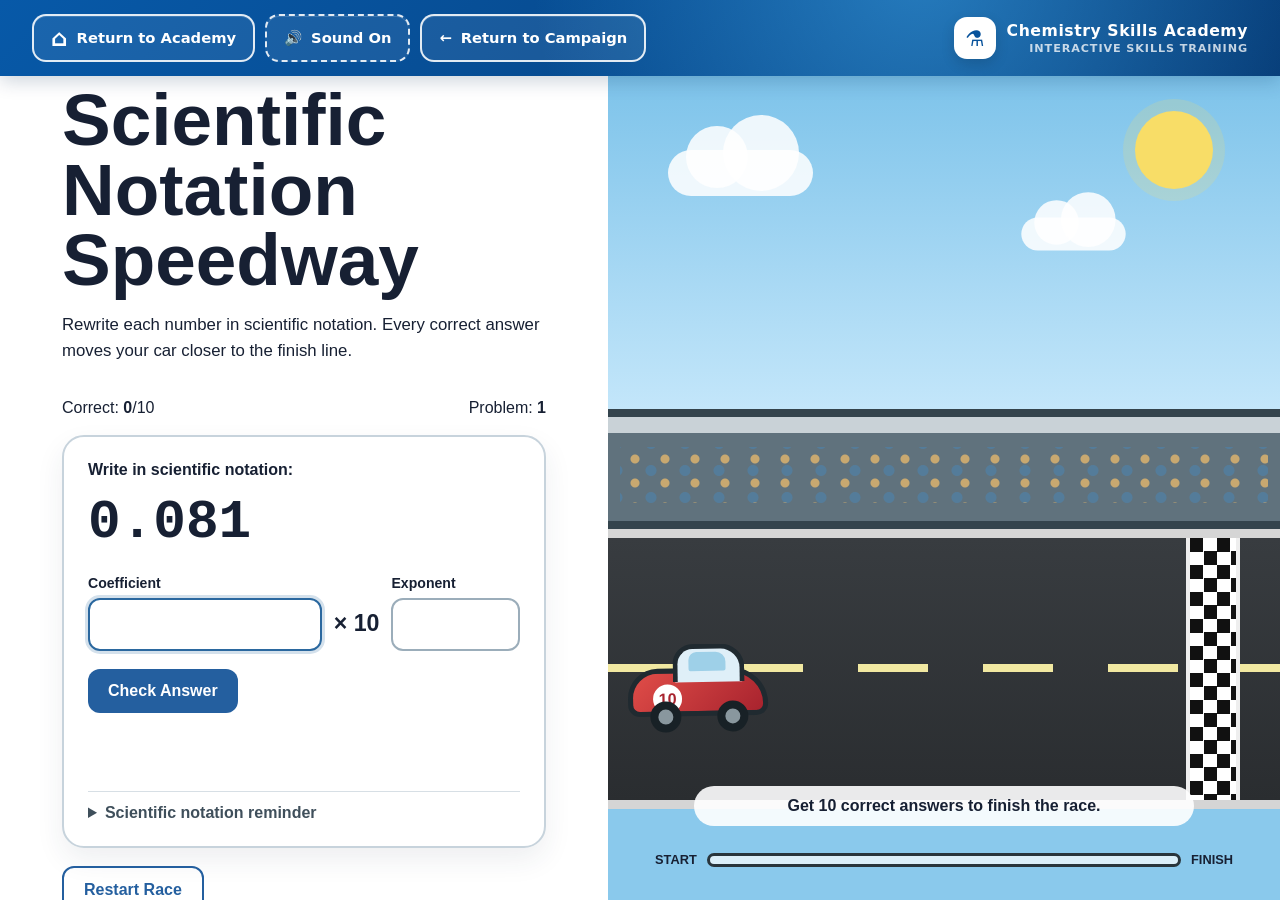
<file: scientific-notation/mission1/index.html>
<!DOCTYPE html>
<html lang="en">
<head>
  <meta charset="UTF-8" />
  <meta name="viewport" content="width=device-width, initial-scale=1.0" />
  <title>Scientific Notation Speedway v1</title>
  <link rel="stylesheet" href="../shared/shared.css" />
  <link rel="stylesheet" href="style.css" />
  <link rel="stylesheet" href="../../shared/navigation.css" />
</head>
<body>
  <a class="campaign-return" href="../index.html" aria-label="Return to Scientific Notation campaign">← Return to Campaign</a>
  <main class="game-shell">
    <section class="control-panel" aria-labelledby="game-title">
      <p class="eyebrow">Chemistry Skills Practice</p>
      <h1 id="game-title">Scientific Notation Speedway</h1>
      <p class="instructions">
        Rewrite each number in scientific notation. Every correct answer moves your car closer to the finish line.
      </p>

      <div class="score-row">
        <span>Correct: <strong id="score">0</strong>/10</span>
        <span>Problem: <strong id="question-number">1</strong></span>
      </div>

      <section class="problem-card">
        <p class="prompt-label">Write in scientific notation:</p>
        <p id="problem" class="problem">Loading…</p>

        <div class="notation-entry" aria-label="Scientific notation answer">
          <label class="field">
            <span>Coefficient</span>
            <input id="coefficient" type="text" inputmode="decimal" autocomplete="off" />
          </label>

          <span class="times">× 10</span>

          <label class="field exponent-field">
            <span>Exponent</span>
            <input id="exponent" type="text" inputmode="numeric" autocomplete="off" />
          </label>
        </div>

        <button id="submit-button" type="button">Check Answer</button>

        <div id="feedback" class="feedback" aria-live="polite"></div>

        <details class="rule-box">
          <summary>Scientific notation reminder</summary>
          <p>
            The coefficient must be at least 1 but less than 10. The exponent tells how many places the decimal moved.
          </p>
        </details>
      </section>

      <button id="restart-button" class="restart" type="button">Restart Race</button>
    </section>

    <section class="race-scene" aria-label="Race progress animation">
      <div class="sky">
        <div class="cloud cloud-one"></div>
        <div class="cloud cloud-two"></div>
        <div class="sun"></div>
      </div>

      <div class="grandstand">
        <div class="crowd"></div>
      </div>

      <div class="track">
        <div class="lane-markers"></div>
        <div id="car" class="car">
          <div class="car-body">
            <div class="car-window"></div>
            <span class="car-number">10</span>
          </div>
          <div class="wheel wheel-left"></div>
          <div class="wheel wheel-right"></div>
        </div>

        <div class="finish-line">
          <div class="finish-banner">FINISH</div>
        </div>
      </div>

      <div class="progress-strip">
        <span>START</span>
        <div class="progress-track">
          <div id="progress-fill" class="progress-fill"></div>
        </div>
        <span>FINISH</span>
      </div>

      <p id="progress-message" class="progress-message">
        Get 10 correct answers to finish the race.
      </p>
    </section>
  </main>

  <script src="../../shared/academy.js" data-academy-href="../../index.html"></script>
  <script src="../shared/shared.js"></script>
  <script src="script.js"></script>
  <script src="../../shared/navigation.js" data-academy-href="../../index.html" data-campaign-href="../index.html"></script>
</body>
</html>
</file>
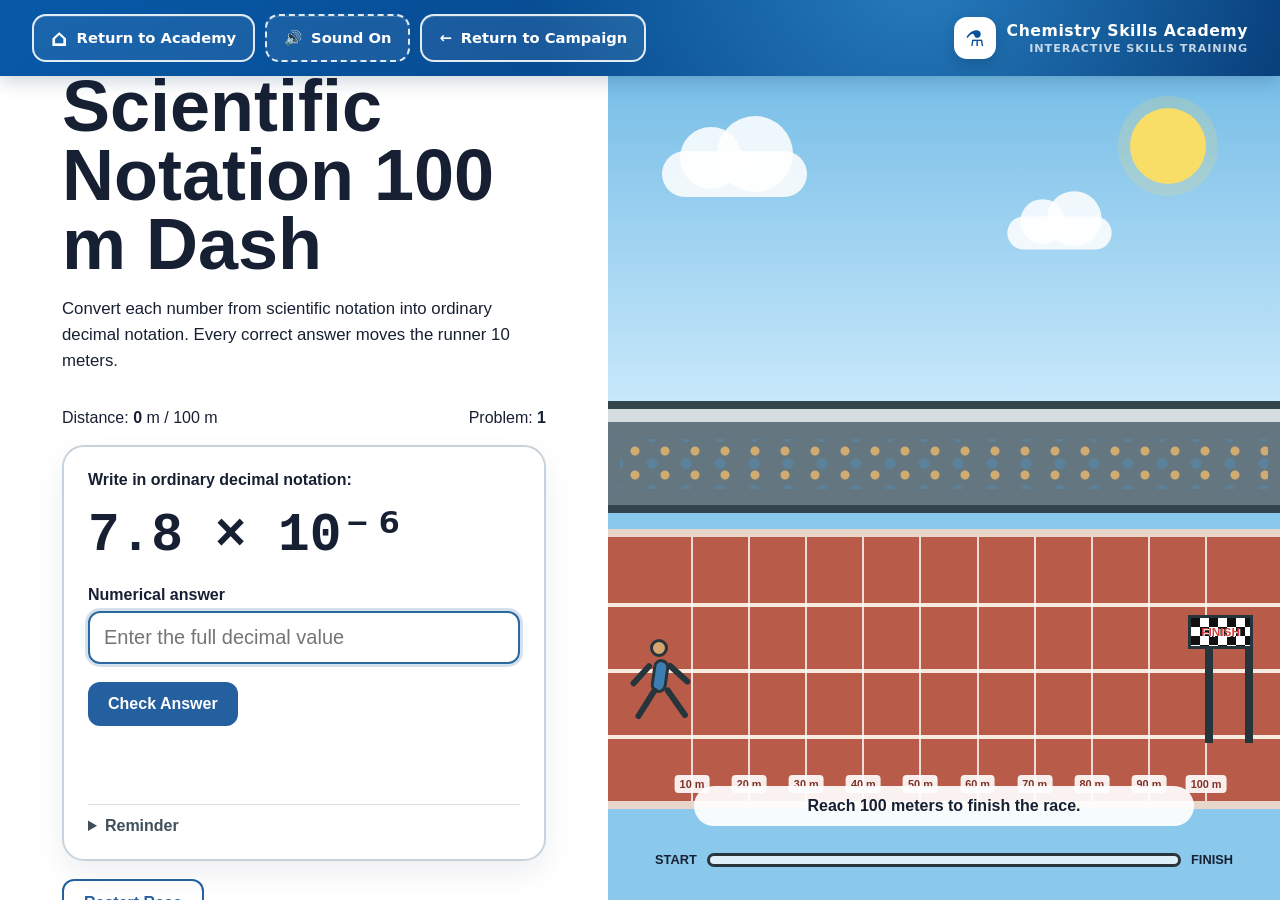
<file: scientific-notation/mission2/index.html>
<!DOCTYPE html>
<html lang="en">
<head>
  <meta charset="UTF-8" />
  <meta name="viewport" content="width=device-width, initial-scale=1.0" />
  <title>Scientific Notation 100 m Dash v1</title>
  <link rel="stylesheet" href="../shared/shared.css" />
  <link rel="stylesheet" href="style.css" />
  <link rel="stylesheet" href="../../shared/navigation.css" />
</head>
<body>
  <a class="campaign-return" href="../index.html" aria-label="Return to Scientific Notation campaign">← Return to Campaign</a>
  <main class="game-shell">
    <section class="control-panel" aria-labelledby="game-title">
      <p class="eyebrow">Chemistry Skills Practice</p>
      <h1 id="game-title">Scientific Notation 100 m Dash</h1>
      <p class="instructions">
        Convert each number from scientific notation into ordinary decimal notation. Every correct answer moves the runner 10 meters.
      </p>

      <div class="score-row">
        <span>Distance: <strong id="score">0</strong> m / 100 m</span>
        <span>Problem: <strong id="question-number">1</strong></span>
      </div>

      <section class="problem-card">
        <p class="prompt-label">Write in ordinary decimal notation:</p>
        <p id="problem" class="problem">Loading…</p>

        <label for="answer">Numerical answer</label>
        <input
          id="answer"
          type="text"
          inputmode="decimal"
          autocomplete="off"
          placeholder="Enter the full decimal value"
        />

        <button id="submit-button" type="button">Check Answer</button>

        <div id="feedback" class="feedback" aria-live="polite"></div>

        <details class="rule-box">
          <summary>Reminder</summary>
          <p>
            A positive exponent moves the decimal to the right. A negative exponent moves it to the left.
          </p>
        </details>
      </section>

      <button id="restart-button" class="restart" type="button">Restart Race</button>
    </section>

    <section class="track-scene" aria-label="Running track progress animation">
      <div class="stadium-sky">
        <div class="sun"></div>
        <div class="cloud cloud-one"></div>
        <div class="cloud cloud-two"></div>
      </div>

      <div class="stands">
        <div class="crowd"></div>
      </div>

      <div class="track">
        <div class="lane lane-one"></div>
        <div class="lane lane-two"></div>
        <div class="lane lane-three"></div>

        <div id="distance-markers" class="distance-markers" aria-hidden="true"></div>

        <div id="runner" class="runner" aria-hidden="true">
          <div class="head"></div>
          <div class="torso"></div>
          <div class="arm arm-left"></div>
          <div class="arm arm-right"></div>
          <div class="leg leg-left"></div>
          <div class="leg leg-right"></div>
        </div>

        <div class="finish-post finish-left"></div>
        <div class="finish-post finish-right"></div>
        <div class="finish-banner">FINISH</div>
      </div>

      <div class="progress-strip">
        <span>START</span>
        <div class="progress-track">
          <div id="progress-fill" class="progress-fill"></div>
        </div>
        <span>FINISH</span>
      </div>

      <p id="progress-message" class="progress-message">
        Reach 100 meters to finish the race.
      </p>
    </section>
  </main>

  <script src="../../shared/academy.js" data-academy-href="../../index.html"></script>
  <script src="../shared/shared.js"></script>
  <script src="script.js"></script>
  <script src="../../shared/navigation.js" data-academy-href="../../index.html" data-campaign-href="../index.html"></script>
</body>
</html>
</file>
<file: shared/academy.css>
:root {
  --navy-950: #04101e;
  --navy-900: #071b2f;
  --navy-800: #0c2a47;
  --blue: #3189ff;
  --cyan: #42d7ff;
  --ink: #10213a;
  --muted: #5f7086;
  --paper: #f7fbff;
  --shadow: 0 20px 48px rgba(0, 18, 42, 0.18);
}

* { box-sizing: border-box; }
html, body { min-height: 100%; }
body {
  margin: 0;
  font-family: Inter, ui-sans-serif, system-ui, -apple-system, BlinkMacSystemFont, "Segoe UI", sans-serif;
  color: var(--ink);
  background:
    radial-gradient(circle at 15% 10%, rgba(66, 215, 255, 0.22), transparent 25%),
    radial-gradient(circle at 88% 20%, rgba(103, 85, 255, 0.17), transparent 28%),
    linear-gradient(145deg, #e6f4ff 0%, #f8fbff 46%, #e7efff 100%);
}

.academy-shell { min-height: 100vh; padding: clamp(28px, 5vw, 72px); }
.academy-hero { max-width: 1120px; margin: 0 auto 34px; text-align: center; }
.academy-emblem {
  width: 74px; height: 74px; margin: 0 auto 18px; border-radius: 24px;
  display: grid; place-items: center; color: white; font-size: 38px;
  background: linear-gradient(145deg, var(--blue), #6757ed);
  box-shadow: 0 15px 34px rgba(49, 137, 255, 0.32);
}
.eyebrow { margin: 0 0 8px; color: #42627f; font-size: .78rem; font-weight: 900; letter-spacing: .16em; text-transform: uppercase; }
h1 { margin: 0; color: #08223e; font-size: clamp(2.35rem, 6vw, 5.4rem); line-height: .96; letter-spacing: -.035em; }
.subtitle { margin: 16px 0 0; color: #2c6597; font-size: clamp(1.15rem, 2.3vw, 1.55rem); font-weight: 850; }
.training-grid { max-width: 1120px; margin: 0 auto; display: grid; grid-template-columns: repeat(2, minmax(0, 1fr)); gap: 22px; }
.training-card {
  position: relative; min-height: 285px; padding: 28px; overflow: hidden;
  display: grid; grid-template-columns: auto 1fr; grid-template-rows: 1fr auto;
  gap: 18px 20px; border: 1px solid rgba(39, 103, 159, .14); border-radius: 28px;
  background: rgba(255, 255, 255, .88); box-shadow: var(--shadow); backdrop-filter: blur(12px);
}
.training-card::after { content: ""; position: absolute; inset: auto -55px -70px auto; width: 180px; height: 180px; border-radius: 50%; opacity: .12; background: currentColor; }
.activity-icon { width: 68px; height: 68px; display: grid; place-items: center; border-radius: 20px; font-size: 38px; background: #edf6ff; box-shadow: inset 0 0 0 1px rgba(30, 95, 150, .08); }
.card-copy { min-width: 0; }
.activity-type { margin: 3px 0 7px; color: #55718b; font-size: .73rem; font-weight: 900; letter-spacing: .11em; text-transform: uppercase; }
h2 { margin: 0 0 10px; color: #0b2947; font-size: clamp(1.55rem, 3vw, 2.15rem); }
.card-copy > p:last-child { margin: 0; color: var(--muted); line-height: 1.55; }
.play-button {
  grid-column: 1 / -1; justify-self: start; display: inline-flex; align-items: center; justify-content: center;
  min-width: 132px; padding: 13px 23px; border-radius: 999px; color: white; text-decoration: none;
  font-weight: 900; background: linear-gradient(135deg, #2479d8, #5264e9); box-shadow: 0 10px 24px rgba(42, 106, 196, .24);
  transition: transform .16s ease, filter .16s ease;
}
.play-button:hover, .play-button:focus-visible { transform: translateY(-2px); filter: brightness(1.06); outline: none; }
.balloon-card { color: #e05369; }
.factory-card { color: #d5942c; }
.science-card { color: #4d72de; }
.rocket-card { color: #8358e8; }

@media (max-width: 760px) {
  .academy-shell { padding: 24px 15px 36px; }
  .training-grid { grid-template-columns: 1fr; }
  .training-card { min-height: 245px; padding: 22px; }
}

@media (max-width: 430px) {
  .training-card { grid-template-columns: 1fr; }
  .activity-icon { width: 60px; height: 60px; font-size: 33px; }
}


.academy-progress {
  width: min(560px, 100%);
  margin: 24px auto 0;
  padding: 18px 22px;
  border: 1px solid rgba(49, 137, 255, .2);
  border-radius: 20px;
  background: rgba(255, 255, 255, .82);
  box-shadow: 0 12px 28px rgba(0, 18, 42, .12);
}
.academy-progress__title { margin: 0 0 5px; color: #42627f; font-size: .78rem; font-weight: 900; letter-spacing: .13em; text-transform: uppercase; }
.academy-progress strong, .academy-progress span { display: block; }
.academy-progress strong { color: #08223e; font-size: 1.15rem; }
.academy-progress span { margin-top: 3px; color: #2c6597; font-weight: 800; }
.academy-progress__track { height: 11px; margin-top: 13px; overflow: hidden; border-radius: 999px; background: #dce9f5; }
.academy-progress__fill { width: 0; height: 100%; border-radius: inherit; background: linear-gradient(90deg, #3189ff, #42d7ff); transition: width .35s ease; }
.completion-ribbon { position: absolute; z-index: 2; top: 17px; right: 17px; padding: 8px 12px; border-radius: 999px; color: #11643d; background: #ddf7e8; border: 1px solid #8dd8ae; font-size: .78rem; font-weight: 900; box-shadow: 0 6px 16px rgba(22, 112, 68, .13); }
.training-card.completed { border-color: rgba(42, 170, 101, .52); box-shadow: 0 20px 48px rgba(22, 112, 68, .16); }
@media (max-width: 520px) { .completion-ribbon { position: static; grid-column: 1 / -1; justify-self: start; } }

.certificate-claim {
  width: min(760px, 100%);
  margin: 22px auto 0;
  padding: 22px;
  display: grid;
  grid-template-columns: auto 1fr;
  gap: 14px 18px;
  align-items: center;
  border: 2px solid rgba(213, 164, 42, .55);
  border-radius: 24px;
  background: linear-gradient(135deg, rgba(255, 250, 218, .96), rgba(255, 255, 255, .94));
  box-shadow: 0 16px 34px rgba(137, 99, 8, .15);
  text-align: left;
}
.certificate-claim[hidden] { display: none; }
.certificate-claim__icon { width: 64px; height: 64px; display: grid; place-items: center; border-radius: 20px; background: #fff3ae; font-size: 34px; }
.certificate-claim__eyebrow { margin: 0 0 4px; color: #8a6300; font-size: .72rem; font-weight: 950; letter-spacing: .13em; text-transform: uppercase; }
.certificate-claim h2 { margin: 0 0 5px; font-size: clamp(1.35rem, 3vw, 1.85rem); }
.certificate-claim__copy > p:last-child { margin: 0; color: #5e6570; line-height: 1.45; }
.certificate-form { grid-column: 1 / -1; }
.certificate-form label { display: block; margin-bottom: 7px; color: #304b66; font-size: .82rem; font-weight: 900; }
.certificate-form__row { display: flex; gap: 10px; }
.certificate-form input { flex: 1; min-width: 0; padding: 13px 15px; border: 2px solid #b7c8d8; border-radius: 12px; background: white; color: var(--ink); font: inherit; font-size: 1rem; }
.certificate-form input:focus { outline: 3px solid rgba(49,137,255,.2); border-color: var(--blue); }
.certificate-form button, .certificate-action { border: 0; border-radius: 12px; padding: 13px 19px; color: white; background: linear-gradient(135deg, #2479d8, #5264e9); font: inherit; font-weight: 900; cursor: pointer; }
.certificate-form__error { margin: 7px 0 0; color: #a32e35; font-weight: 800; }

.certificate-overlay { position: fixed; z-index: 5000; inset: 0; padding: 24px; overflow: auto; background: rgba(3, 18, 34, .78); }
.certificate-overlay[hidden] { display: none; }
.certificate-window { width: min(1050px, 100%); margin: 0 auto; }
.certificate-actions { display: flex; justify-content: flex-end; gap: 10px; margin-bottom: 12px; }
.certificate-action--secondary { color: #16324e; background: white; }
.completion-certificate { aspect-ratio: 1.414 / 1; min-height: 620px; padding: clamp(18px, 3vw, 34px); background: #fffdf5; box-shadow: 0 28px 70px rgba(0,0,0,.38); }
.certificate-border { height: 100%; padding: clamp(24px, 5vw, 58px); display: flex; flex-direction: column; align-items: center; justify-content: center; border: 5px double #b98c25; outline: 2px solid #173d67; outline-offset: -13px; text-align: center; background: radial-gradient(circle at 50% 40%, rgba(255,245,185,.45), transparent 44%); }
.certificate-emblem { width: 70px; height: 70px; display: grid; place-items: center; border-radius: 50%; color: white; background: linear-gradient(145deg, #3189ff, #6757ed); font-size: 36px; box-shadow: 0 10px 24px rgba(49,137,255,.25); }
.certificate-kicker { margin: 15px 0 5px; color: #355574; font-size: .88rem; font-weight: 950; letter-spacing: .2em; text-transform: uppercase; }
.completion-certificate h2 { margin: 0; color: #0b2a49; font-family: Georgia, "Times New Roman", serif; font-size: clamp(2.3rem, 6vw, 4.8rem); font-weight: 700; }
.certificate-presented { margin: 22px 0 5px; color: #64717e; font-family: Georgia, "Times New Roman", serif; font-size: 1.15rem; }
.certificate-student-name { max-width: 90%; margin: 5px 0 3px; overflow-wrap: anywhere; color: #173d67; font-family: Georgia, "Times New Roman", serif; font-size: clamp(2rem, 5vw, 4rem); font-style: italic; }
.certificate-name-line { width: min(620px, 85%); border-bottom: 2px solid #b98c25; }
.certificate-achievement { max-width: 720px; margin: 18px auto 14px; color: #35485b; font-family: Georgia, "Times New Roman", serif; font-size: clamp(1rem, 2vw, 1.28rem); line-height: 1.5; }
.certificate-activities { display: flex; flex-wrap: wrap; justify-content: center; gap: 8px; }
.certificate-activities span { padding: 6px 10px; border-radius: 999px; color: #244869; background: #eaf4ff; font-size: .78rem; font-weight: 850; }
.certificate-footer { width: 100%; margin-top: auto; padding-top: 24px; display: grid; grid-template-columns: 1fr auto 1fr; align-items: end; gap: 24px; }
.certificate-footer > div:first-child { text-align: left; }
.certificate-footer > div:last-child { text-align: right; }
.certificate-footer strong, .certificate-footer span { display: block; }
.certificate-footer strong { color: #173d67; font-size: .9rem; }
.certificate-footer span { margin-top: 6px; padding-top: 5px; border-top: 1px solid #9d8a5f; color: #69737d; font-size: .72rem; text-transform: uppercase; }
.certificate-seal { width: 92px; height: 92px; display: grid; place-content: center; border: 4px double #a97b16; border-radius: 50%; color: #855d05; background: #fff2a8; }
.certificate-seal span { margin: 0; padding: 0; border: 0; color: inherit; font-size: 1.35rem; font-weight: 950; }
.certificate-seal small { font-size: .57rem; font-weight: 950; letter-spacing: .12em; }

@media (max-width: 680px) {
  .certificate-form__row { flex-direction: column; }
  .certificate-form button { width: 100%; }
  .certificate-overlay { padding: 10px; }
  .completion-certificate { min-height: 680px; aspect-ratio: auto; }
  .certificate-border { padding: 30px 20px; }
  .certificate-footer { grid-template-columns: 1fr; justify-items: center; gap: 14px; }
  .certificate-footer > div:first-child, .certificate-footer > div:last-child { text-align: center; }
  .certificate-seal { grid-row: 1; }
}

@media print {
  @page { size: landscape; margin: 0; }
  body * { visibility: hidden !important; }
  #certificate-overlay, #certificate-overlay *, #completion-certificate, #completion-certificate * { visibility: visible !important; }
  #certificate-overlay { position: absolute; inset: 0; padding: 0; overflow: visible; background: white; }
  .certificate-window { width: 100%; margin: 0; }
  .no-print { display: none !important; }
  .completion-certificate { width: 100vw; height: 100vh; min-height: 0; padding: 18px; box-shadow: none; print-color-adjust: exact; -webkit-print-color-adjust: exact; }
}


.academy-sound-toggle { position:fixed; z-index:50; right:18px; bottom:18px; display:inline-flex; align-items:center; gap:8px; padding:11px 15px; border:1px solid rgba(49,137,255,.28); border-radius:999px; color:#0a3157; background:rgba(255,255,255,.95); box-shadow:0 10px 26px rgba(0,25,60,.16); font-weight:900; cursor:pointer; }
.progress-celebrate { animation: academy-progress-celebrate .7s ease both; }
.training-card.completed { animation: academy-card-complete .65s ease both; }
#certificate-claim:not([hidden]) { animation: academy-certificate-reveal .7s ease both; }
@keyframes academy-progress-celebrate { 0% { transform:scaleX(.96); filter:brightness(1); } 50% { transform:scaleX(1.015); filter:brightness(1.25); } 100% { transform:scaleX(1); filter:brightness(1); } }
@keyframes academy-card-complete { 0% { transform:translateY(6px); } 55% { transform:translateY(-3px); } 100% { transform:translateY(0); } }
@keyframes academy-certificate-reveal { from { opacity:0; transform:translateY(16px) scale(.98); } to { opacity:1; transform:none; } }
@media (prefers-reduced-motion: reduce) { .progress-celebrate, .training-card.completed, #certificate-claim:not([hidden]) { animation:none; } }


/* Chemistry Passport and replay progression */
.academy-passport {
  width: min(100%, 995px);
  margin: 24px auto 0;
  padding: clamp(22px, 4vw, 34px);
  border: 1px solid rgba(49, 137, 255, .22);
  border-radius: 26px;
  text-align: left;
  background: rgba(255, 255, 255, .91);
  box-shadow: 0 18px 42px rgba(0, 18, 42, .13);
}
.passport-heading,
.passport-level-copy,
.passport-name-controls { display:flex; align-items:center; justify-content:space-between; gap:16px; }
.passport-heading h2 { margin:0; }
.passport-eyebrow { margin:0 0 5px; color:#55718b; font-size:.73rem; font-weight:900; letter-spacing:.11em; text-transform:uppercase; }
.passport-level-badge { flex:0 0 auto; padding:8px 13px; border-radius:999px; color:#fff; background:linear-gradient(135deg,var(--blue),#6757ed); font-weight:900; }
.passport-profile-row { margin-top:20px; }
.passport-profile-row label { display:block; margin-bottom:7px; color:#254968; font-weight:850; }
.passport-name-controls input { flex:1 1 auto; min-width:0; padding:12px 14px; border:2px solid #a9c3dc; border-radius:12px; font:inherit; }
.passport-name-controls button { flex:0 0 auto; border:0; border-radius:12px; padding:13px 17px; color:#fff; background:#1767ae; font:inherit; font-weight:900; cursor:pointer; }
.passport-level-copy { margin-top:20px; }
.passport-level-copy strong { color:#0b2947; font-size:1.15rem; }
.passport-level-copy span { color:#42627f; font-weight:800; }
.passport-xp-track { height:12px; margin-top:10px; overflow:hidden; border-radius:999px; background:#dbe8f4; }
.passport-xp-fill { width:0; height:100%; border-radius:inherit; background:linear-gradient(90deg,#3189ff,#42d7ff); transition:width .55s ease; }
.passport-stats { display:grid; grid-template-columns:repeat(4,minmax(0,1fr)); gap:12px; margin-top:22px; }
.passport-stats > div { padding:15px 10px; border:1px solid rgba(39,103,159,.14); border-radius:16px; text-align:center; background:#f6fbff; }
.passport-stats strong,.passport-stats span { display:block; }
.passport-stats strong { color:#0b2947; font-size:1.55rem; }
.passport-stats span { margin-top:3px; color:#5f7086; font-size:.78rem; font-weight:800; }
.passport-awards { margin-top:24px; }
.passport-awards h3 { margin:0 0 12px; color:#0b2947; }
.passport-achievement-grid { display:grid; grid-template-columns:repeat(3,minmax(0,1fr)); gap:12px; }
.passport-achievement { display:grid; grid-template-columns:auto 1fr; gap:10px; align-items:center; padding:13px; border:1px solid #d5e2ed; border-radius:16px; background:#f6f8fa; opacity:.56; }
.passport-achievement.unlocked { border-color:#e3bd3e; background:linear-gradient(135deg,#fff8d5,#fffdf4); opacity:1; }
.passport-achievement__icon { font-size:1.65rem; filter:grayscale(1); }
.passport-achievement.unlocked .passport-achievement__icon { filter:none; }
.passport-achievement strong,.passport-achievement span { display:block; }
.passport-achievement strong { color:#18324f; font-size:.92rem; }
.passport-achievement span { margin-top:2px; color:#5f7086; font-size:.76rem; line-height:1.35; }
.passport-note { margin:17px 0 0; color:#607286; font-size:.8rem; line-height:1.45; }
.xp-toast { position:fixed; z-index:3000; right:20px; bottom:92px; max-width:min(360px,calc(100vw - 40px)); padding:15px 18px; border-radius:16px; color:#fff; background:#082f55; box-shadow:0 15px 34px rgba(0,18,42,.28); font-weight:850; animation:xpToastIn .28s ease both; }
@keyframes xpToastIn { from{opacity:0;transform:translateY(12px)} to{opacity:1;transform:none} }
@media (max-width:760px) {
  .passport-stats { grid-template-columns:repeat(2,minmax(0,1fr)); }
  .passport-achievement-grid { grid-template-columns:1fr; }
  .passport-heading,.passport-level-copy { align-items:flex-start; }
}
@media (max-width:520px) {
  .passport-name-controls { align-items:stretch; flex-direction:column; }
  .passport-name-controls button { width:100%; }
}
@media (prefers-reduced-motion: reduce) { .passport-xp-fill,.xp-toast { transition:none; animation:none; } }
</file>
<file: metric-balloon/style.css>
* {
  box-sizing: border-box;
}

:root {
  font-family: Arial, Helvetica, sans-serif;
  color: #172033;
  background: #eef5fb;
}

body {
  margin: 0;
  min-height: 100vh;
}

button,
input {
  font: inherit;
}

.game-shell {
  min-height: 100vh;
  display: grid;
  grid-template-columns: minmax(320px, 1fr) minmax(320px, 1fr);
}

.game-panel {
  padding: clamp(24px, 5vw, 64px);
  display: flex;
  flex-direction: column;
  justify-content: center;
  background: #ffffff;
}

.eyebrow {
  margin: 0 0 8px;
  font-weight: 700;
  letter-spacing: 0.08em;
  text-transform: uppercase;
  font-size: 0.8rem;
}

h1 {
  margin: 0;
  font-size: clamp(2.3rem, 6vw, 4.8rem);
  line-height: 0.95;
}

.instructions {
  max-width: 560px;
  font-size: 1.05rem;
  line-height: 1.55;
}

.score-row {
  display: flex;
  justify-content: space-between;
  gap: 16px;
  margin: 18px 0;
  font-size: 1rem;
}

.problem-card {
  border: 2px solid #c8d8e8;
  border-radius: 22px;
  padding: 24px;
  box-shadow: 0 12px 30px rgba(31, 64, 104, 0.08);
}

.prompt-label {
  margin: 0;
  font-weight: 700;
}

.problem {
  margin: 12px 0 22px;
  font-size: clamp(1.7rem, 4vw, 2.7rem);
  font-weight: 800;
}

label {
  display: block;
  margin-bottom: 8px;
  font-weight: 700;
}

.answer-row {
  display: flex;
  align-items: center;
  gap: 12px;
}

input {
  width: min(100%, 300px);
  padding: 14px 16px;
  border: 2px solid #9bb2c9;
  border-radius: 12px;
  font-size: 1.25rem;
}

input:focus {
  outline: 3px solid rgba(49, 118, 190, 0.25);
  border-color: #3176be;
}

.unit {
  font-size: 1.3rem;
  font-weight: 800;
}

button {
  margin-top: 18px;
  border: 0;
  border-radius: 12px;
  padding: 13px 20px;
  background: #245f9f;
  color: white;
  font-weight: 800;
  cursor: pointer;
}

button:hover {
  filter: brightness(1.07);
}

button:disabled {
  opacity: 0.55;
  cursor: not-allowed;
}

.secondary {
  background: #48576a;
}

.restart {
  align-self: flex-start;
  background: transparent;
  color: #245f9f;
  border: 2px solid #245f9f;
}

.feedback {
  min-height: 48px;
  margin-top: 16px;
  line-height: 1.45;
  font-weight: 700;
}

.feedback.correct {
  color: #176b3a;
}

.feedback.incorrect {
  color: #a43131;
}

.hidden {
  display: none;
}

.scene {
  position: relative;
  min-height: 520px;
  overflow: hidden;
}

.sky {
  position: absolute;
  inset: 0;
  background: linear-gradient(#86cdf4 0%, #dff3ff 72%, #95c96f 72%, #6cab4c 100%);
  overflow: hidden;
}

.ground {
  position: absolute;
  inset: 72% 0 0;
  background:
    radial-gradient(circle at 20% 30%, rgba(255,255,255,0.25) 0 3px, transparent 4px),
    linear-gradient(#91c86a, #65a545);
}

.cloud {
  position: absolute;
  width: 150px;
  height: 48px;
  border-radius: 50px;
  background: rgba(255,255,255,0.88);
}

.cloud::before,
.cloud::after {
  content: "";
  position: absolute;
  background: inherit;
  border-radius: 50%;
}

.cloud::before {
  width: 62px;
  height: 62px;
  left: 20px;
  bottom: 10px;
}

.cloud::after {
  width: 80px;
  height: 80px;
  right: 18px;
  bottom: 6px;
}

.cloud-one {
  top: 14%;
  left: 10%;
}

.cloud-two {
  top: 32%;
  right: 8%;
  transform: scale(0.75);
}

.balloon-wrap {
  position: absolute;
  left: 50%;
  bottom: 14%;
  width: 150px;
  height: 260px;
  transform: translateX(-50%) translateY(0);
  transition: transform 650ms ease, bottom 650ms ease;
}

.balloon {
  position: absolute;
  top: 0;
  left: 19px;
  width: 112px;
  height: 140px;
  border-radius: 52% 48% 50% 50% / 45% 45% 55% 55%;
  background: linear-gradient(135deg, #ff806f, #d94762 75%);
  box-shadow: inset -12px -14px 0 rgba(110, 26, 49, 0.16);
  transform: scale(0.7);
  transform-origin: center bottom;
  transition: transform 500ms ease;
}

.shine {
  position: absolute;
  width: 22px;
  height: 52px;
  border-radius: 50%;
  left: 23px;
  top: 24px;
  background: rgba(255,255,255,0.32);
  transform: rotate(20deg);
}

.knot {
  position: absolute;
  top: 136px;
  left: 68px;
  width: 15px;
  height: 14px;
  background: #d94762;
  clip-path: polygon(50% 0, 100% 100%, 0 100%);
}

.string {
  position: absolute;
  top: 148px;
  left: 74px;
  width: 2px;
  height: 78px;
  background: #5c4b3f;
}

.basket {
  position: absolute;
  top: 224px;
  left: 57px;
  width: 36px;
  height: 26px;
  border-radius: 4px 4px 10px 10px;
  background: linear-gradient(#b27a45, #79502d);
}

.progress-message {
  position: absolute;
  left: 50%;
  bottom: 24px;
  width: min(90%, 520px);
  transform: translateX(-50%);
  margin: 0;
  padding: 12px 18px;
  border-radius: 999px;
  background: rgba(255,255,255,0.88);
  text-align: center;
  font-weight: 800;
}

@media (max-width: 820px) {
  .game-shell {
    grid-template-columns: 1fr;
  }

  .scene {
    min-height: 430px;
  }

  .game-panel {
    padding: 28px 20px;
  }
}
</file>
<file: shared/navigation.css>
:root {
  --academy-nav-height: 76px;
  --academy-nav-blue: #0759a8;
  --academy-nav-deep: #073d78;
  --academy-nav-light: #eaf5ff;
}

.academy-integrated {
  min-height: 100vh;
  display: flex;
  flex-direction: column;
}

.academy-navigation {
  position: relative;
  z-index: 1000;
  flex: 0 0 auto;
  width: 100%;
  min-height: var(--academy-nav-height);
  color: #fff;
  background:
    radial-gradient(circle at 72% -40%, rgba(75, 188, 255, .45), transparent 42%),
    linear-gradient(135deg, var(--academy-nav-blue), var(--academy-nav-deep));
  box-shadow: 0 5px 18px rgba(5, 42, 82, .2);
}

.academy-navigation__inner {
  width: min(100%, 1680px);
  min-height: var(--academy-nav-height);
  margin: 0 auto;
  padding: 10px clamp(14px, 2.5vw, 34px);
  display: flex;
  align-items: center;
  justify-content: space-between;
  gap: 20px;
}

.academy-navigation__links {
  display: flex;
  align-items: center;
  flex-wrap: wrap;
  gap: 10px;
}

.academy-navigation__button {
  min-height: 48px;
  display: inline-flex;
  align-items: center;
  justify-content: center;
  gap: 9px;
  padding: 10px 17px;
  border: 2px solid rgba(255,255,255,.88);
  border-radius: 14px;
  color: #fff;
  background: rgba(255,255,255,.08);
  text-decoration: none;
  font: 850 .92rem/1.1 system-ui, -apple-system, BlinkMacSystemFont, "Segoe UI", sans-serif;
  box-shadow: inset 0 1px rgba(255,255,255,.15);
  transition: background .16s ease, color .16s ease, transform .16s ease;
}

.academy-navigation__button:hover,
.academy-navigation__button:focus-visible {
  color: var(--academy-nav-deep);
  background: #fff;
  transform: translateY(-1px);
  outline: none;
}

.academy-navigation__home {
  font-size: 1.45rem;
  line-height: .8;
}

.academy-navigation__identity {
  display: flex;
  align-items: center;
  justify-content: flex-end;
  gap: 11px;
  text-align: right;
  font-family: system-ui, -apple-system, BlinkMacSystemFont, "Segoe UI", sans-serif;
}

.academy-navigation__identity strong,
.academy-navigation__identity small {
  display: block;
}

.academy-navigation__identity strong {
  font-size: .98rem;
  letter-spacing: .035em;
}

.academy-navigation__identity small {
  margin-top: 2px;
  color: rgba(255,255,255,.76);
  font-size: .7rem;
  font-weight: 700;
  letter-spacing: .08em;
  text-transform: uppercase;
}

.academy-navigation__mark {
  width: 42px;
  height: 42px;
  display: grid;
  place-items: center;
  border-radius: 13px;
  color: #07529b;
  background: #fff;
  font-size: 1.35rem;
  box-shadow: 0 5px 14px rgba(0,0,0,.14);
}

.academy-integrated > .game-shell,
.academy-integrated > main.game-shell {
  flex: 1 1 auto;
  min-height: calc(100vh - var(--academy-nav-height));
}

/* Preserve the original two-panel presentation after Academy integration. */
@media (min-width: 881px) {
  .academy-integrated .game-shell {
    height: calc(100vh - var(--academy-nav-height));
    min-height: 650px;
    overflow: hidden;
  }

  .academy-integrated .control-panel,
  .academy-integrated .game-panel,
  .academy-integrated .learning-panel {
    min-width: 0;
    overflow-y: auto;
  }

  .academy-integrated .factory,
  .academy-integrated .scene,
  .academy-integrated .race-scene,
  .academy-integrated .track-scene,
  .academy-integrated .rocket-panel {
    min-height: 100%;
    height: 100%;
  }
}

@media (max-width: 760px) {
  :root { --academy-nav-height: auto; }

  .academy-navigation__inner {
    padding: 9px 12px;
  }

  .academy-navigation__identity {
    display: none;
  }

  .academy-navigation__links {
    width: 100%;
  }

  .academy-navigation__button {
    flex: 1 1 150px;
    min-height: 44px;
    padding: 9px 12px;
    font-size: .82rem;
  }

  .academy-integrated > .game-shell,
  .academy-integrated > main.game-shell {
    min-height: 0;
  }
}

/* Rocket Fuel panels contain vertically stacked cards that must retain their
   natural height. The learning panel itself scrolls when needed instead of
   shrinking and clipping the question content. */
@media (min-width: 881px) {
  .academy-integrated .learning-panel > * {
    flex-shrink: 0;
  }

  .academy-integrated .learning-panel .question-card,
  .academy-integrated .learning-panel .answer-grid,
  .academy-integrated .learning-panel .feedback,
  .academy-integrated .learning-panel .progress-card,
  .academy-integrated .learning-panel .brand-block {
    flex: 0 0 auto;
  }
}


.academy-navigation__sound { border-style: dashed; }
.feedback.correct, .correct-feedback { animation: academy-success-pop .38s ease both; }
.feedback.incorrect, .incorrect-feedback { animation: academy-error-shake .32s ease both; }
@keyframes academy-success-pop { 0% { transform: scale(.97); opacity:.65; } 55% { transform: scale(1.025); } 100% { transform: scale(1); opacity:1; } }
@keyframes academy-error-shake { 0%,100% { transform:translateX(0); } 30% { transform:translateX(-5px); } 65% { transform:translateX(5px); } }
@media (prefers-reduced-motion: reduce) { .feedback.correct, .correct-feedback, .feedback.incorrect, .incorrect-feedback { animation:none; } }
</file>
<file: rocket-fuel/shared/shared.css>
:root {
  --campaign-navy: #071426;
  --campaign-blue: #3189ff;
  --campaign-cyan: #42d7ff;
  --campaign-green: #3ee88f;
  --campaign-gold: #ffc857;
  --campaign-paper: #f7fbff;
  --campaign-ink: #10213a;
}

.campaign-return {
  display: inline-flex;
  align-items: center;
  gap: .5rem;
  width: fit-content;
  border: 0;
  border-radius: 999px;
  padding: .72rem 1rem;
  color: #0a3157;
  background: rgba(255,255,255,.92);
  box-shadow: 0 8px 22px rgba(9,43,76,.14);
  font-weight: 900;
  text-decoration: none;
  cursor: pointer;
}
.campaign-return:hover,
.campaign-return:focus-visible { transform: translateY(-1px); outline: 3px solid rgba(49,137,255,.25); }
.campaign-return-wrap { margin-bottom: 2px; }
.mission-complete .campaign-complete-actions { display:flex; flex-wrap:wrap; justify-content:center; gap:12px; }
.mission-complete .campaign-home-button {
  border:0; border-radius:999px; padding:15px 24px; color:#07233e;
  background:linear-gradient(135deg,#fff0a8,#ffc857); font-weight:900; cursor:pointer;
  box-shadow:0 12px 30px rgba(255,200,87,.28);
}
</file>
<file: rocket-fuel/shared/hub.css>
*{box-sizing:border-box} html,body{min-height:100%} body{margin:0;font-family:Inter,ui-sans-serif,system-ui,-apple-system,BlinkMacSystemFont,"Segoe UI",sans-serif;color:#10213a;background:radial-gradient(circle at 75% 15%,rgba(49,137,255,.25),transparent 25%),linear-gradient(135deg,#e8f5ff,#f7fbff 48%,#dfeeff)}
.campaign-shell{min-height:100vh;display:grid;grid-template-columns:minmax(0,1.2fr) minmax(330px,.8fr)}
.campaign-hero{grid-column:1;padding:clamp(28px,5vw,70px) clamp(22px,5vw,70px) 18px}.academy-mark{width:64px;height:64px;border-radius:20px;display:grid;place-items:center;color:white;font-size:32px;background:linear-gradient(145deg,#3189ff,#6657ff);box-shadow:0 12px 26px rgba(49,137,255,.3)}.eyebrow{margin:20px 0 4px;color:#44627f;font-size:.78rem;font-weight:900;letter-spacing:.15em;text-transform:uppercase}.campaign-hero h1{margin:0;color:#0a2340;font-size:clamp(3rem,7vw,6.4rem);line-height:.95}.campaign-subtitle{max-width:680px;color:#5f7086;font-size:clamp(1rem,2vw,1.25rem)}
.campaign-complete-banner{margin-top:24px;padding:16px 20px;border-radius:18px;background:linear-gradient(135deg,#fff5b8,#ffd35f);font-weight:1000;text-align:center;box-shadow:0 14px 30px rgba(182,130,0,.2)}
.mission-grid{grid-column:1;padding:10px clamp(22px,5vw,70px) 50px;display:grid;grid-template-columns:repeat(3,minmax(0,1fr));gap:18px}.mission-card{position:relative;min-height:310px;padding:24px;border:1px solid rgba(38,104,165,.14);border-radius:26px;background:rgba(255,255,255,.9);box-shadow:0 18px 45px rgba(0,12,30,.16);display:flex;flex-direction:column}.mission-card.locked{filter:saturate(.55);opacity:.7}.mission-card.complete{border-color:#46c98b;box-shadow:0 18px 45px rgba(33,176,111,.16)}.mission-number{width:fit-content;padding:7px 12px;border-radius:999px;color:#0f5f84;background:#dff7ff;font-size:.78rem;font-weight:900;letter-spacing:.08em;text-transform:uppercase}.mission-card h2{margin:18px 0 10px;color:#18324f;font-size:1.6rem}.mission-card p{margin:0;color:#5f7086;line-height:1.55}.mission-status{margin-top:auto;padding:18px 0 12px;font-weight:900;color:#44627f}.mission-card.complete .mission-status{color:#157247}.play-button{display:block;border-radius:999px;padding:14px 18px;text-align:center;text-decoration:none;color:white;background:linear-gradient(135deg,#3189ff,#6657ff);font-weight:900;box-shadow:0 10px 24px rgba(49,137,255,.25)}.play-button[aria-disabled="true"]{pointer-events:none;color:#6c7b8e;background:#d9e2ea;box-shadow:none}
.campaign-rocket{grid-column:2;grid-row:1/3;position:relative;min-height:100vh;overflow:hidden;background:radial-gradient(circle at 50% 20%,rgba(74,167,255,.28),transparent 23%),linear-gradient(180deg,#0a2039,#071426 57%,#10243b)}.stars{position:absolute;inset:0;opacity:.7;background-image:radial-gradient(circle at 14% 16%,white 0 1px,transparent 1.7px),radial-gradient(circle at 72% 10%,white 0 1px,transparent 1.7px),radial-gradient(circle at 84% 33%,white 0 1px,transparent 1.7px),radial-gradient(circle at 27% 38%,white 0 1px,transparent 1.7px);background-size:210px 210px,260px 260px,190px 190px,300px 300px}.hub-rocket{position:absolute;z-index:3;left:50%;bottom:19%;width:118px;height:320px;transform:translateX(-50%)}.hub-nose{position:absolute;left:22px;top:0;width:74px;height:84px;background:linear-gradient(90deg,#d8e9f6,#fff 48%,#bdd5e8);clip-path:polygon(50% 0,100% 100%,0 100%)}.hub-body{position:absolute;left:22px;top:67px;width:74px;height:182px;border-radius:17px 17px 28px 28px;background:linear-gradient(90deg,#c8ddeb,#f9fdff 48%,#a9c4d9)}.hub-window{position:absolute;top:34px;left:17px;width:40px;height:40px;border:6px solid #50677d;border-radius:50%;background:radial-gradient(circle at 35% 30%,#9df0ff,#1c78ae 65%,#0c3556)}.hub-badge{position:absolute;top:101px;left:15px;width:44px;height:30px;display:grid;place-items:center;border-radius:8px;color:white;background:linear-gradient(135deg,#2c8cff,#7755e8);font-size:.75rem;font-weight:1000}.hub-fin{position:absolute;top:195px;width:42px;height:82px;background:linear-gradient(#ef5a58,#b91f3e)}.hub-fin-left{left:5px;clip-path:polygon(100% 0,100% 100%,0 100%)}.hub-fin-right{right:5px;clip-path:polygon(0 0,100% 100%,0 100%)}.hub-engine{position:absolute;left:39px;top:244px;width:40px;height:35px;border-radius:0 0 12px 12px;background:#34495e}.hub-flame{position:absolute;left:43px;top:270px;width:32px;height:65px;border-radius:50% 50% 70% 70%;background:linear-gradient(#fff7a8,#ffb62e 38%,#ff5f35 72%,rgba(255,74,40,0));filter:drop-shadow(0 0 16px rgba(255,156,43,.9));animation:flame .16s ease-in-out infinite alternate}.hub-pad{position:absolute;left:50%;bottom:12%;width:280px;height:85px;transform:translateX(-50%)}.hub-pad-top{height:23px;border-radius:50%;background:linear-gradient(#77899a,#394a59)}.hub-pad-base{position:absolute;left:36px;right:36px;top:17px;height:55px;clip-path:polygon(10% 0,90% 0,100% 100%,0 100%);background:linear-gradient(90deg,#233646,#536a7d 50%,#233646)}@keyframes flame{from{transform:scaleX(.88) scaleY(.94)}to{transform:scaleX(1.08) scaleY(1.05)}}
@media(max-width:1050px){.mission-grid{grid-template-columns:1fr}.campaign-shell{grid-template-columns:1fr}.campaign-rocket{grid-column:1;grid-row:auto;min-height:620px}.campaign-hero,.mission-grid{grid-column:1}}
</file>
<file: scientific-notation/shared/shared.css>
* { box-sizing: border-box; }

:root {
  font-family: Arial, Helvetica, sans-serif;
  color: #172033;
  background: #eef3f7;
  --navy: #15263d;
  --blue: #245f9f;
  --green: #176b3a;
  --card-shadow: 0 18px 42px rgba(24, 43, 65, 0.14);
}

body { margin: 0; min-height: 100vh; }

.campaign-page {
  background:
    radial-gradient(circle at 15% 10%, rgba(90, 175, 235, 0.22), transparent 28%),
    radial-gradient(circle at 85% 18%, rgba(236, 95, 78, 0.14), transparent 25%),
    linear-gradient(145deg, #f8fbfd, #e7eff5);
}

.campaign-shell {
  width: min(1120px, calc(100% - 32px));
  margin: 0 auto;
  padding: clamp(28px, 6vw, 72px) 0;
}

.campaign-hero { text-align: center; max-width: 800px; margin: 0 auto 34px; }
.campaign-eyebrow { margin: 0 0 9px; color: #536675; font-size: .82rem; font-weight: 900; letter-spacing: .12em; text-transform: uppercase; }
.campaign-hero h1 { margin: 0; color: var(--navy); font-size: clamp(2.8rem, 7vw, 5.5rem); line-height: .96; }
.campaign-intro { margin: 18px auto 0; max-width: 700px; color: #46596c; font-size: 1.08rem; line-height: 1.6; }

.mission-grid { display: grid; grid-template-columns: repeat(2, minmax(0, 1fr)); gap: 24px; }
.mission-card { position: relative; display: flex; flex-direction: column; min-height: 430px; padding: 28px; overflow: hidden; border: 2px solid rgba(51, 80, 108, .14); border-radius: 26px; background: rgba(255,255,255,.92); box-shadow: var(--card-shadow); }
.mission-card::before { content: ""; position: absolute; inset: 0 0 auto; height: 9px; }
.mission-speedway::before { background: linear-gradient(90deg, #d64a44, #f2a63b); }
.mission-dash::before { background: linear-gradient(90deg, #3e7db0, #45b796); }
.mission-number { color: #607286; font-size: .8rem; font-weight: 900; letter-spacing: .12em; text-transform: uppercase; }
.mission-art { margin: 16px 0 4px; font-size: 4rem; }
.mission-card h2 { margin: 6px 0 10px; color: var(--navy); font-size: clamp(1.65rem, 3.2vw, 2.4rem); }
.mission-card p { color: #4b5e70; line-height: 1.55; }
.mission-direction { margin: 0; color: #274d73 !important; font-weight: 900; }
.mission-status { width: fit-content; margin-top: auto; padding: 8px 12px; border-radius: 999px; color: #6b7784; background: #edf1f4; font-weight: 900; }
.mission-status.completed { color: var(--green); background: #e3f7eb; }
.play-button { display: inline-flex; justify-content: center; margin-top: 16px; padding: 14px 20px; border-radius: 13px; color: #fff; background: var(--blue); text-decoration: none; font-weight: 900; box-shadow: 0 10px 22px rgba(36,95,159,.22); }
.play-button:hover, .play-button:focus-visible { transform: translateY(-2px); outline: 3px solid rgba(36,95,159,.22); }

.campaign-complete { margin-top: 30px; padding: 24px; border: 2px solid #e7bd42; border-radius: 22px; background: linear-gradient(135deg, #fff7cb, #fffdf0); text-align: center; box-shadow: var(--card-shadow); }
.campaign-complete strong { display: block; color: #674a00; font-size: clamp(1.4rem, 3vw, 2.1rem); }
.campaign-complete p { margin-bottom: 0; color: #705f2a; }
.stars { font-size: 1.5rem; letter-spacing: .1em; }

.campaign-return { position: fixed; z-index: 100; top: 14px; right: 14px; display: inline-flex; align-items: center; gap: 7px; padding: 10px 14px; border: 2px solid rgba(255,255,255,.72); border-radius: 999px; color: #fff; background: rgba(21,38,61,.9); text-decoration: none; font-size: .9rem; font-weight: 900; box-shadow: 0 8px 20px rgba(0,0,0,.2); backdrop-filter: blur(8px); }
.campaign-return:hover, .campaign-return:focus-visible { background: #0f1e31; outline: 3px solid rgba(255,255,255,.35); }

@media (max-width: 760px) {
  .mission-grid { grid-template-columns: 1fr; }
  .mission-card { min-height: 390px; }
  .campaign-return { position: absolute; }
}
</file>
<file: sig-fig-factory/style.css>
* {
  box-sizing: border-box;
}

:root {
  font-family: Arial, Helvetica, sans-serif;
  color: #172033;
  background: #eef2f5;
}

body {
  margin: 0;
  min-height: 100vh;
}

button {
  font: inherit;
}

.game-shell {
  min-height: 100vh;
  display: grid;
  grid-template-columns: minmax(350px, 0.95fr) minmax(420px, 1.05fr);
}

.control-panel {
  padding: clamp(24px, 5vw, 62px);
  display: flex;
  flex-direction: column;
  justify-content: center;
  background: #ffffff;
  z-index: 2;
}

.eyebrow {
  margin: 0 0 8px;
  font-size: 0.8rem;
  font-weight: 800;
  letter-spacing: 0.09em;
  text-transform: uppercase;
  color: #4f6272;
}

h1 {
  margin: 0;
  font-size: clamp(2.4rem, 6vw, 4.7rem);
  line-height: 0.96;
}

.instructions {
  max-width: 610px;
  font-size: 1.05rem;
  line-height: 1.55;
}

.score-row {
  display: flex;
  justify-content: space-between;
  gap: 18px;
  margin: 17px 0;
}

.problem-card {
  border: 2px solid #c7d2da;
  border-radius: 22px;
  padding: 24px;
  box-shadow: 0 12px 28px rgba(31, 51, 71, 0.08);
}

.prompt-label {
  margin: 0;
  font-weight: 800;
}

.problem {
  min-height: 68px;
  margin: 12px 0 20px;
  display: flex;
  align-items: center;
  font-family: "Courier New", Courier, monospace;
  font-size: clamp(2.1rem, 5vw, 3.5rem);
  font-weight: 800;
  overflow-wrap: anywhere;
}

.choices {
  display: grid;
  grid-template-columns: repeat(5, minmax(50px, 1fr));
  gap: 10px;
}

.choice-button {
  margin: 0;
  padding: 14px 8px;
  border: 2px solid #9bacb9;
  border-radius: 12px;
  background: #f8fafb;
  color: #172033;
  font-size: 1.25rem;
  font-weight: 800;
  cursor: pointer;
}

.choice-button:hover,
.choice-button:focus-visible {
  border-color: #345f7d;
  background: #edf5fa;
}

.choice-button:disabled {
  cursor: default;
}

.choice-button.correct-choice {
  border-color: #237346;
  background: #dff4e7;
  color: #14542f;
}

.choice-button.wrong-choice {
  border-color: #a84040;
  background: #f8dfdf;
  color: #7d2525;
}

.feedback {
  min-height: 54px;
  margin-top: 16px;
  line-height: 1.45;
  font-weight: 800;
}

.feedback.correct {
  color: #176b3a;
}

.feedback.incorrect {
  color: #9b3030;
}

.rule-box {
  margin-top: 8px;
  border-top: 1px solid #d9e0e5;
  padding-top: 12px;
  color: #3e4e5a;
}

.rule-box summary {
  cursor: pointer;
  font-weight: 800;
}

.rule-box ul {
  padding-left: 22px;
  line-height: 1.45;
}

.restart {
  align-self: flex-start;
  margin-top: 18px;
  padding: 12px 18px;
  border: 2px solid #315d7b;
  border-radius: 12px;
  background: transparent;
  color: #315d7b;
  font-weight: 800;
  cursor: pointer;
}

.factory {
  position: relative;
  min-height: 560px;
  overflow: hidden;
}

.factory-wall {
  position: absolute;
  inset: 0;
  overflow: hidden;
  background:
    linear-gradient(rgba(255,255,255,0.09) 1px, transparent 1px),
    linear-gradient(90deg, rgba(255,255,255,0.09) 1px, transparent 1px),
    linear-gradient(#607481 0%, #40535f 76%, #29383f 76%, #1f2b31 100%);
  background-size: 44px 28px, 88px 28px, auto;
}

.window {
  position: absolute;
  top: 9%;
  width: 110px;
  height: 78px;
  border: 10px solid #293b45;
  border-radius: 8px;
  background: linear-gradient(135deg, #a8d5eb, #d9eef7);
  box-shadow: inset 0 0 0 3px #718995;
}

.window::before,
.window::after {
  content: "";
  position: absolute;
  background: #718995;
}

.window::before {
  left: 50%;
  top: 0;
  width: 4px;
  height: 100%;
  transform: translateX(-50%);
}

.window::after {
  left: 0;
  top: 50%;
  width: 100%;
  height: 4px;
  transform: translateY(-50%);
}

.window-one {
  left: 8%;
}

.window-two {
  right: 8%;
}

.machine {
  position: absolute;
  left: 50%;
  top: 24%;
  width: 230px;
  transform: translateX(-50%);
}

.machine-top {
  width: 155px;
  height: 38px;
  margin: 0 auto;
  border-radius: 12px 12px 0 0;
  background: #26363e;
  display: flex;
  align-items: center;
  justify-content: center;
  gap: 14px;
}

.light {
  width: 15px;
  height: 15px;
  border-radius: 50%;
  background: #77868d;
  box-shadow: inset 0 -2px 0 rgba(0,0,0,0.25);
}

.light-one.active {
  background: #8fdb8c;
}

.light-two.active {
  background: #f2d56d;
}

.light-three.active {
  background: #ec8b82;
}

.machine-body {
  position: relative;
  height: 190px;
  border: 8px solid #26363e;
  border-radius: 18px;
  background: linear-gradient(135deg, #b8c4ca, #71838c);
  box-shadow: inset -18px -18px 0 rgba(32,49,57,0.14);
}

.machine-display {
  width: 128px;
  margin: 23px auto 0;
  padding: 10px;
  border: 5px solid #26363e;
  border-radius: 8px;
  background: #d8edce;
  text-align: center;
  color: #243622;
}

.machine-display span {
  display: block;
  font-family: "Courier New", monospace;
  font-size: 0.72rem;
  font-weight: 800;
}

.machine-display strong {
  display: block;
  font-family: "Courier New", monospace;
  font-size: 2.2rem;
}

.machine-slot {
  position: absolute;
  left: 50%;
  bottom: 24px;
  width: 105px;
  height: 25px;
  border-radius: 5px;
  background: #26363e;
  transform: translateX(-50%);
}

.conveyor {
  position: absolute;
  left: 5%;
  right: 5%;
  bottom: 24%;
  height: 84px;
  border: 8px solid #202c32;
  border-radius: 14px;
  background: #485861;
  overflow: visible;
}

.belt-lines {
  position: absolute;
  inset: 0;
  background: repeating-linear-gradient(
    90deg,
    transparent 0 42px,
    rgba(255,255,255,0.13) 42px 48px
  );
}

.roller {
  position: absolute;
  bottom: -25px;
  width: 38px;
  height: 38px;
  border: 7px solid #202c32;
  border-radius: 50%;
  background: #8a989f;
}

.roller-one { left: 5%; }
.roller-two { left: 34%; }
.roller-three { right: 34%; }
.roller-four { right: 5%; }

.crate-track {
  position: absolute;
  inset: 0;
}

.crate {
  position: absolute;
  left: 47%;
  bottom: 52px;
  width: 62px;
  height: 54px;
  border: 5px solid #704a27;
  border-radius: 4px;
  background:
    linear-gradient(45deg, transparent 43%, rgba(92,58,28,0.42) 44% 50%, transparent 51%),
    linear-gradient(-45deg, transparent 43%, rgba(92,58,28,0.42) 44% 50%, transparent 51%),
    #b77b3e;
  box-shadow: inset 0 0 0 4px rgba(255,255,255,0.12);
  animation: crateMove 850ms ease forwards;
}

.crate::after {
  content: "SIG";
  position: absolute;
  inset: 14px 8px auto;
  border: 2px solid rgba(74,45,20,0.66);
  background: rgba(255,255,255,0.4);
  text-align: center;
  font-family: "Courier New", monospace;
  font-size: 0.7rem;
  font-weight: 800;
}

@keyframes crateMove {
  0% {
    transform: translateX(-35px) translateY(-82px) scale(0.65);
    opacity: 0;
  }
  28% {
    opacity: 1;
  }
  100% {
    transform: translateX(195px) translateY(0) scale(1);
    opacity: 1;
  }
}

.machine.processing .machine-body {
  animation: machineBounce 420ms ease;
}

@keyframes machineBounce {
  0%, 100% { transform: translateY(0); }
  35% { transform: translateY(5px); }
  65% { transform: translateY(-3px); }
}

.truck {
  position: absolute;
  right: 4%;
  bottom: 8%;
  width: 245px;
  height: 116px;
  transition: transform 1300ms ease-in;
}

.truck-box {
  position: absolute;
  left: 0;
  bottom: 28px;
  width: 150px;
  height: 78px;
  border: 6px solid #26363e;
  border-radius: 8px 4px 4px 8px;
  background: #d6a343;
  display: flex;
  align-items: center;
  justify-content: center;
}

.truck-box span {
  padding: 7px 11px;
  border: 3px solid #7d5b20;
  border-radius: 5px;
  background: rgba(255,255,255,0.48);
  font-family: "Courier New", monospace;
  font-weight: 800;
}

.truck-cab {
  position: absolute;
  right: 0;
  bottom: 28px;
  width: 96px;
  height: 68px;
  border: 6px solid #26363e;
  border-radius: 8px 18px 6px 4px;
  background: #4b8fa8;
}

.truck-window {
  position: absolute;
  top: 9px;
  right: 9px;
  width: 47px;
  height: 29px;
  border: 4px solid #26363e;
  border-radius: 4px 11px 3px 3px;
  background: #b7def0;
}

.wheel {
  position: absolute;
  bottom: 7px;
  width: 42px;
  height: 42px;
  border: 9px solid #172126;
  border-radius: 50%;
  background: #829198;
}

.wheel-one { left: 36px; }
.wheel-two { right: 28px; }

.truck.depart {
  transform: translateX(150%);
}

.floor {
  position: absolute;
  inset: 76% 0 0;
  border-top: 5px solid #172126;
  background:
    repeating-linear-gradient(
      90deg,
      rgba(255,255,255,0.04) 0 60px,
      rgba(0,0,0,0.05) 60px 120px
    ),
    #28373e;
}

.progress-message {
  position: absolute;
  left: 50%;
  bottom: 22px;
  width: min(90%, 520px);
  transform: translateX(-50%);
  margin: 0;
  padding: 12px 18px;
  border-radius: 999px;
  background: rgba(255,255,255,0.9);
  text-align: center;
  font-weight: 800;
  z-index: 4;
}

@media (max-width: 880px) {
  .game-shell {
    grid-template-columns: 1fr;
  }

  .factory {
    min-height: 520px;
  }

  .control-panel {
    padding: 28px 20px;
  }
}

@media (max-width: 520px) {
  .choices {
    grid-template-columns: repeat(3, 1fr);
  }

  .problem {
    font-size: 2rem;
  }

  .machine {
    transform: translateX(-50%) scale(0.86);
  }

  .truck {
    right: -25px;
    transform: scale(0.8);
    transform-origin: right bottom;
  }

  .truck.depart {
    transform: translateX(180%) scale(0.8);
  }
}
</file>
<file: rocket-fuel/mission1/style.css>
:root {
  --navy-950: #04101e;
  --navy-900: #07182b;
  --navy-800: #0d2942;
  --cyan: #42d7ff;
  --blue: #3189ff;
  --green: #3ee88f;
  --gold: #ffc857;
  --red: #ff6b6b;
  --ink: #10213a;
  --paper: #f7fbff;
  --muted: #5f7086;
  --shadow: 0 18px 45px rgba(0, 12, 30, 0.22);
}

* { box-sizing: border-box; }

html, body { min-height: 100%; }

body {
  margin: 0;
  font-family: Inter, ui-sans-serif, system-ui, -apple-system, BlinkMacSystemFont, "Segoe UI", sans-serif;
  color: var(--ink);
  background:
    radial-gradient(circle at 78% 15%, rgba(49, 137, 255, 0.22), transparent 26%),
    linear-gradient(135deg, #e8f5ff 0%, #f7fbff 48%, #dfeeff 100%);
}

button { font: inherit; }

.game-shell {
  min-height: 100vh;
  display: grid;
  grid-template-columns: minmax(0, 1.15fr) minmax(360px, 0.85fr);
}

.learning-panel {
  padding: clamp(22px, 4vw, 56px);
  display: flex;
  flex-direction: column;
  gap: 20px;
  max-width: 980px;
  width: 100%;
  margin: 0 auto;
}

.brand-block {
  display: flex;
  align-items: center;
  gap: 16px;
}

.academy-mark {
  width: 58px;
  height: 58px;
  border-radius: 18px;
  display: grid;
  place-items: center;
  color: white;
  font-size: 30px;
  background: linear-gradient(145deg, var(--blue), #6657ff);
  box-shadow: 0 12px 26px rgba(49, 137, 255, 0.3);
}

.eyebrow {
  margin: 0 0 2px;
  color: #44627f;
  font-size: 0.77rem;
  font-weight: 900;
  letter-spacing: 0.15em;
  text-transform: uppercase;
}

h1 {
  margin: 0;
  font-size: clamp(2rem, 4vw, 3.3rem);
  line-height: 0.98;
  color: #0a2340;
}

.mission-label {
  margin: 6px 0 0;
  color: #2b6dad;
  font-weight: 800;
}

.progress-card,
.question-card {
  border: 1px solid rgba(38, 104, 165, 0.13);
  background: rgba(255, 255, 255, 0.84);
  backdrop-filter: blur(12px);
  box-shadow: var(--shadow);
}

.progress-card {
  padding: 16px 18px;
  border-radius: 18px;
}

.progress-copy {
  display: flex;
  justify-content: space-between;
  gap: 16px;
  margin-bottom: 10px;
  color: #3d5873;
  font-size: 0.9rem;
  font-weight: 800;
}

.progress-track {
  height: 12px;
  overflow: hidden;
  border-radius: 999px;
  background: #d9e7f4;
}

.progress-fill {
  width: 0;
  height: 100%;
  border-radius: inherit;
  background: linear-gradient(90deg, #25c88a, #54e9a8);
  transition: width 0.55s cubic-bezier(.2,.8,.2,1);
}

.question-card {
  position: relative;
  text-align: center;
  border-radius: 26px;
  padding: clamp(24px, 4vw, 40px);
  overflow: hidden;
}

.question-card::before {
  content: "";
  position: absolute;
  inset: 0 auto 0 0;
  width: 7px;
  background: linear-gradient(var(--cyan), var(--blue));
}

.family-badge {
  display: inline-flex;
  margin: 0 0 10px;
  padding: 7px 13px;
  border-radius: 999px;
  color: #0f5f84;
  background: #dff7ff;
  font-size: 0.78rem;
  font-weight: 900;
  letter-spacing: 0.08em;
  text-transform: uppercase;
}

.family-badge[data-family="mass"] { background: #efe8ff; color: #6445a6; }
.family-badge[data-family="volume"] { background: #e4f8ec; color: #2a7b4d; }

.question-card h2 {
  margin: 0 0 20px;
  color: #18324f;
  font-size: clamp(1.05rem, 2.2vw, 1.35rem);
}

.prompt-stack {
  display: grid;
  justify-items: center;
  gap: 6px;
}

.prompt-label {
  color: var(--muted);
  font-weight: 800;
  text-transform: uppercase;
  letter-spacing: 0.1em;
}

.source-display,
.target-display {
  color: #071d35;
  font-size: clamp(2rem, 5vw, 3.6rem);
  line-height: 1;
}

.target-display { color: #0e79c9; }
.arrow {
  color: #58a4d6;
  font-size: 2.2rem;
  line-height: 1;
}

.instruction {
  max-width: 640px;
  margin: 20px auto 0;
  color: var(--muted);
  font-size: 0.98rem;
}

.answer-grid {
  display: grid;
  grid-template-columns: repeat(2, minmax(0, 1fr));
  gap: 16px;
}

.factor-card {
  min-height: 132px;
  border: 2px solid #cbddeb;
  border-radius: 22px;
  padding: 18px;
  color: #0a2948;
  background: white;
  box-shadow: 0 12px 26px rgba(19, 55, 91, 0.1);
  cursor: pointer;
  transition: transform 0.16s ease, border-color 0.16s ease, box-shadow 0.16s ease, background 0.16s ease;
}

.factor-card:hover:not(:disabled),
.factor-card:focus-visible:not(:disabled) {
  transform: translateY(-3px);
  border-color: #4fa9e8;
  box-shadow: 0 16px 34px rgba(19, 86, 143, 0.18);
  outline: none;
}

.factor-card.correct {
  border-color: #22bb75;
  background: #e8fff3;
  animation: correctPop 0.35s ease;
}

.factor-card.incorrect {
  border-color: #ef9d9d;
  background: #fff4f4;
  opacity: 0.72;
}

.fraction {
  width: min(100%, 260px);
  display: inline-grid;
  grid-template-rows: auto 3px auto;
  align-items: center;
  gap: 8px;
  font-size: clamp(1.25rem, 3vw, 1.75rem);
  font-weight: 700;
}

.numerator,
.denominator { white-space: nowrap; }
.fraction-line { height: 3px; background: currentColor; border-radius: 99px; }

.feedback {
  min-height: 58px;
  display: flex;
  align-items: center;
  justify-content: center;
  border-radius: 16px;
  padding: 14px 18px;
  font-weight: 800;
  text-align: center;
}

.correct-feedback { color: #146a42; background: #dff8ea; }
.guidance-feedback { color: #8a3f3f; background: #fff0f0; }

.rocket-panel {
  position: relative;
  min-height: 100vh;
  overflow: hidden;
  background:
    radial-gradient(circle at 50% 20%, rgba(74, 167, 255, 0.28), transparent 23%),
    linear-gradient(180deg, #0a2039 0%, #071426 57%, #10243b 100%);
}

.rocket-panel::before {
  content: "";
  position: absolute;
  inset: 0;
  opacity: 0.55;
  background-image:
    radial-gradient(circle at 14% 16%, white 0 1px, transparent 1.7px),
    radial-gradient(circle at 72% 10%, white 0 1px, transparent 1.7px),
    radial-gradient(circle at 84% 33%, white 0 1px, transparent 1.7px),
    radial-gradient(circle at 27% 38%, white 0 1px, transparent 1.7px),
    radial-gradient(circle at 58% 27%, white 0 1px, transparent 1.7px);
  background-size: 210px 210px, 260px 260px, 190px 190px, 300px 300px, 230px 230px;
}

.sky-glow {
  position: absolute;
  width: 390px;
  height: 390px;
  left: 50%;
  top: 18%;
  transform: translateX(-50%);
  border-radius: 50%;
  background: radial-gradient(circle, rgba(56, 162, 255, 0.19), transparent 67%);
}

.rocket-stage {
  position: absolute;
  inset: 4% 0 0;
}

.rocket {
  position: absolute;
  z-index: 5;
  left: 43%;
  bottom: 18%;
  width: 118px;
  height: 320px;
  transform: translateX(-50%);
  transition: filter 0.3s ease;
}

.rocket-nose {
  position: absolute;
  left: 22px;
  top: 0;
  width: 74px;
  height: 84px;
  border-radius: 55% 55% 25% 25%;
  background: linear-gradient(90deg, #d8e9f6 0%, #ffffff 48%, #bdd5e8 100%);
  clip-path: polygon(50% 0, 100% 100%, 0 100%);
}

.rocket-body {
  position: absolute;
  left: 22px;
  top: 67px;
  width: 74px;
  height: 182px;
  border-radius: 17px 17px 28px 28px;
  background: linear-gradient(90deg, #c8ddeb 0%, #f9fdff 48%, #a9c4d9 100%);
  box-shadow: inset -8px 0 14px rgba(19, 60, 93, 0.16);
}

.window {
  position: absolute;
  top: 34px;
  left: 17px;
  width: 40px;
  height: 40px;
  border: 6px solid #50677d;
  border-radius: 50%;
  background: radial-gradient(circle at 35% 30%, #9df0ff, #1c78ae 65%, #0c3556);
}

.rocket-badge {
  position: absolute;
  top: 101px;
  left: 15px;
  width: 44px;
  height: 30px;
  display: grid;
  place-items: center;
  border-radius: 8px;
  color: white;
  background: linear-gradient(135deg, #2c8cff, #7755e8);
  font-size: 0.75rem;
  font-weight: 1000;
  letter-spacing: 0.04em;
}

.fin {
  position: absolute;
  top: 195px;
  width: 42px;
  height: 82px;
  background: linear-gradient(#ef5a58, #b91f3e);
}

.fin-left { left: 5px; clip-path: polygon(100% 0, 100% 100%, 0 100%); }
.fin-right { right: 5px; clip-path: polygon(0 0, 100% 100%, 0 100%); }

.engine {
  position: absolute;
  left: 39px;
  top: 244px;
  width: 40px;
  height: 35px;
  border-radius: 0 0 12px 12px;
  background: #34495e;
}

.flame {
  position: absolute;
  left: 43px;
  top: 270px;
  width: 32px;
  height: 0;
  opacity: 0;
  border-radius: 50% 50% 70% 70%;
  background: linear-gradient(#fff7a8 0%, #ffb62e 38%, #ff5f35 72%, rgba(255, 74, 40, 0) 100%);
  filter: drop-shadow(0 0 16px rgba(255, 156, 43, 0.9));
}

.launch-pad {
  position: absolute;
  z-index: 3;
  left: 43%;
  bottom: 12%;
  width: 280px;
  height: 85px;
  transform: translateX(-50%);
}

.pad-top {
  position: absolute;
  inset: 0 0 auto;
  height: 23px;
  border-radius: 50%;
  background: linear-gradient(#77899a, #394a59);
}

.pad-base {
  position: absolute;
  left: 36px;
  right: 36px;
  top: 17px;
  height: 55px;
  clip-path: polygon(10% 0, 90% 0, 100% 100%, 0 100%);
  background: linear-gradient(90deg, #233646, #536a7d 50%, #233646);
}

.fuel-console {
  position: absolute;
  z-index: 6;
  right: clamp(16px, 4vw, 50px);
  bottom: 6%;
  width: 132px;
  color: #dff6ff;
  text-align: center;
}

.tank-label {
  margin-bottom: 10px;
  font-size: 0.72rem;
  font-weight: 900;
  letter-spacing: 0.12em;
}

.fuel-tank {
  position: relative;
  width: 82px;
  height: 250px;
  margin: 0 auto;
  overflow: hidden;
  border: 5px solid rgba(206, 235, 252, 0.8);
  border-radius: 30px 30px 22px 22px;
  background: rgba(2, 14, 27, 0.58);
  box-shadow: inset 0 0 24px rgba(18, 104, 157, 0.24), 0 10px 30px rgba(0,0,0,.35);
}

.fuel-liquid {
  position: absolute;
  inset: auto 0 0;
  height: 0;
  background: linear-gradient(180deg, #78ffe0, #21d596 60%, #17a26f);
  box-shadow: 0 -6px 16px rgba(100, 255, 211, 0.5);
  transition: height 0.65s cubic-bezier(.2,.8,.2,1);
}

.fuel-liquid::before {
  content: "";
  position: absolute;
  top: -7px;
  left: -5%;
  width: 110%;
  height: 14px;
  border-radius: 50%;
  background: #a5ffe9;
}

.tank-shine {
  position: absolute;
  top: 16px;
  bottom: 16px;
  left: 13px;
  width: 7px;
  border-radius: 999px;
  background: rgba(255,255,255,.2);
}

.tank-marks {
  position: absolute;
  inset: 7px -42px 7px auto;
  width: 40px;
  display: flex;
  flex-direction: column;
  justify-content: space-between;
  align-items: flex-start;
  color: #8cb4ca;
  font-size: 0.63rem;
}

.gauge-row { margin-top: 18px; }
.gauge-shell {
  position: relative;
  width: 92px;
  height: 50px;
  margin: 0 auto 7px;
  overflow: hidden;
  border: 4px solid #617b90;
  border-bottom: 0;
  border-radius: 100px 100px 0 0;
  background: #071625;
}

.gauge-needle {
  position: absolute;
  left: 42px;
  bottom: 0;
  width: 4px;
  height: 40px;
  transform-origin: 50% 100%;
  transform: rotate(-70deg);
  border-radius: 999px;
  background: #ffcf57;
  transition: transform 0.65s cubic-bezier(.2,.8,.2,1);
}

.gauge-center {
  position: absolute;
  left: 35px;
  bottom: -7px;
  width: 18px;
  height: 18px;
  border-radius: 50%;
  background: #bed5e5;
}

.countdown {
  position: absolute;
  z-index: 20;
  inset: 13% 0 auto;
  color: white;
  text-align: center;
  font-size: clamp(4rem, 12vw, 8rem);
  font-weight: 1000;
  text-shadow: 0 0 30px rgba(67, 189, 255, 0.9);
}

.countdown.pulse { animation: countdownPulse .75s ease; }

.smoke-cloud {
  position: absolute;
  z-index: 4;
  left: 43%;
  bottom: 10%;
  width: 300px;
  height: 140px;
  transform: translateX(-50%);
  pointer-events: none;
}

.smoke-cloud span {
  position: absolute;
  bottom: 15px;
  left: 50%;
  width: 80px;
  height: 58px;
  opacity: 0;
  border-radius: 50%;
  background: rgba(225, 235, 242, 0.9);
  filter: blur(2px);
}

.smoke-cloud.active span { animation: smokeBloom 2.5s ease-out forwards; }
.smoke-cloud.active span:nth-child(2) { animation-delay: .12s; --x: -90px; --y: -15px; }
.smoke-cloud.active span:nth-child(3) { animation-delay: .22s; --x: 55px; --y: -6px; }
.smoke-cloud.active span:nth-child(4) { animation-delay: .35s; --x: -42px; --y: -32px; }
.smoke-cloud.active span:nth-child(5) { animation-delay: .45s; --x: 12px; --y: -40px; }

.rocket.ignition { animation: engineShake .08s linear infinite; }
.rocket.ignition .flame {
  height: 78px;
  opacity: 1;
  animation: flameFlicker .12s ease-in-out infinite alternate;
}

.rocket.launching {
  animation: rocketLaunch 3.3s cubic-bezier(.36,.04,.68,.98) forwards;
}

.rocket.launching .flame {
  height: 120px;
  opacity: 1;
  animation: flameFlicker .09s ease-in-out infinite alternate;
}

.mission-complete {
  position: absolute;
  z-index: 30;
  inset: 0;
  display: none;
  place-items: center;
  align-content: center;
  gap: 22px;
  color: white;
  text-align: center;
  background: linear-gradient(rgba(2, 13, 25, 0.55), rgba(2, 13, 25, 0.84));
}

.mission-complete.show {
  display: grid;
  animation: fadeIn .55s ease both;
}

.mission-complete span {
  font-size: clamp(2.4rem, 7vw, 5.2rem);
  font-weight: 1000;
  text-shadow: 0 0 28px rgba(63, 215, 255, 0.75);
}

.mission-complete button {
  border: 0;
  border-radius: 999px;
  padding: 15px 24px;
  color: #07233e;
  background: linear-gradient(135deg, #7dffe2, #4dc6ff);
  font-weight: 900;
  cursor: pointer;
  box-shadow: 0 12px 30px rgba(44, 190, 255, 0.3);
}

@keyframes correctPop { 50% { transform: scale(1.035); } }
@keyframes countdownPulse { 0% { transform: scale(.55); opacity: 0; } 55% { transform: scale(1.12); opacity: 1; } 100% { transform: scale(1); opacity: 1; } }
@keyframes engineShake { 0%, 100% { transform: translateX(-50%); } 50% { transform: translateX(calc(-50% + 2px)); } }
@keyframes flameFlicker { from { transform: scaleX(.88) scaleY(.94); } to { transform: scaleX(1.08) scaleY(1.05); } }
@keyframes smokeBloom {
  0% { opacity: 0; transform: translate(-50%, 0) scale(.35); }
  20% { opacity: .95; }
  100% { opacity: 0; transform: translate(calc(-50% + var(--x, 0px)), var(--y, -25px)) scale(2.1); }
}
@keyframes rocketLaunch {
  0% { transform: translateX(-50%) translateY(0) scale(1); }
  18% { transform: translateX(-50%) translateY(-30px) scale(1); }
  45% { transform: translateX(-50%) translateY(-210px) scale(.96); }
  100% { transform: translateX(-50%) translateY(-120vh) scale(.72); }
}
@keyframes fadeIn { from { opacity: 0; } to { opacity: 1; } }

@media (max-width: 900px) {
  .game-shell { grid-template-columns: 1fr; }
  .rocket-panel { min-height: 720px; }
  .learning-panel { padding-bottom: 30px; }
}

@media (max-width: 620px) {
  .learning-panel { padding: 18px 14px 26px; }
  .answer-grid { grid-template-columns: 1fr; }
  .factor-card { min-height: 108px; }
  .progress-copy { font-size: .8rem; }
  .rocket-panel { min-height: 620px; }
  .rocket { left: 39%; transform: translateX(-50%) scale(.88); transform-origin: bottom center; }
  .launch-pad { left: 39%; width: 235px; }
  .fuel-console { right: 14px; transform: scale(.88); transform-origin: bottom right; }
  @keyframes engineShake { 0%, 100% { transform: translateX(-50%) scale(.88); } 50% { transform: translateX(calc(-50% + 2px)) scale(.88); } }
  @keyframes rocketLaunch {
    0% { transform: translateX(-50%) translateY(0) scale(.88); }
    18% { transform: translateX(-50%) translateY(-24px) scale(.88); }
    45% { transform: translateX(-50%) translateY(-180px) scale(.82); }
    100% { transform: translateX(-50%) translateY(-120vh) scale(.62); }
  }
}

@media (prefers-reduced-motion: reduce) {
  *, *::before, *::after { animation-duration: 0.01ms !important; animation-iteration-count: 1 !important; transition-duration: 0.01ms !important; }
}
</file>
<file: rocket-fuel/mission2/style.css>
:root {
  --navy-950: #04101e;
  --navy-900: #07182b;
  --navy-800: #0d2942;
  --cyan: #42d7ff;
  --blue: #3189ff;
  --green: #3ee88f;
  --gold: #ffc857;
  --red: #ff6b6b;
  --ink: #10213a;
  --paper: #f7fbff;
  --muted: #5f7086;
  --shadow: 0 18px 45px rgba(0, 12, 30, 0.22);
}

* { box-sizing: border-box; }

html, body { min-height: 100%; }

body {
  margin: 0;
  font-family: Inter, ui-sans-serif, system-ui, -apple-system, BlinkMacSystemFont, "Segoe UI", sans-serif;
  color: var(--ink);
  background:
    radial-gradient(circle at 78% 15%, rgba(49, 137, 255, 0.22), transparent 26%),
    linear-gradient(135deg, #e8f5ff 0%, #f7fbff 48%, #dfeeff 100%);
}

button { font: inherit; }

.game-shell {
  min-height: 100vh;
  display: grid;
  grid-template-columns: minmax(0, 1.15fr) minmax(360px, 0.85fr);
}

.learning-panel {
  padding: clamp(22px, 4vw, 56px);
  display: flex;
  flex-direction: column;
  gap: 20px;
  max-width: 980px;
  width: 100%;
  margin: 0 auto;
}

.brand-block {
  display: flex;
  align-items: center;
  gap: 16px;
}

.academy-mark {
  width: 58px;
  height: 58px;
  border-radius: 18px;
  display: grid;
  place-items: center;
  color: white;
  font-size: 30px;
  background: linear-gradient(145deg, var(--blue), #6657ff);
  box-shadow: 0 12px 26px rgba(49, 137, 255, 0.3);
}

.eyebrow {
  margin: 0 0 2px;
  color: #44627f;
  font-size: 0.77rem;
  font-weight: 900;
  letter-spacing: 0.15em;
  text-transform: uppercase;
}

h1 {
  margin: 0;
  font-size: clamp(2rem, 4vw, 3.3rem);
  line-height: 0.98;
  color: #0a2340;
}

.mission-label {
  margin: 6px 0 0;
  color: #2b6dad;
  font-weight: 800;
}

.progress-card,
.question-card {
  border: 1px solid rgba(38, 104, 165, 0.13);
  background: rgba(255, 255, 255, 0.84);
  backdrop-filter: blur(12px);
  box-shadow: var(--shadow);
}

.progress-card {
  padding: 16px 18px;
  border-radius: 18px;
}

.progress-copy {
  display: flex;
  justify-content: space-between;
  gap: 16px;
  margin-bottom: 10px;
  color: #3d5873;
  font-size: 0.9rem;
  font-weight: 800;
}

.progress-track {
  height: 12px;
  overflow: hidden;
  border-radius: 999px;
  background: #d9e7f4;
}

.progress-fill {
  width: 0;
  height: 100%;
  border-radius: inherit;
  background: linear-gradient(90deg, #25c88a, #54e9a8);
  transition: width 0.55s cubic-bezier(.2,.8,.2,1);
}

.question-card {
  position: relative;
  text-align: center;
  border-radius: 26px;
  padding: clamp(24px, 4vw, 40px);
  overflow: hidden;
}

.question-card::before {
  content: "";
  position: absolute;
  inset: 0 auto 0 0;
  width: 7px;
  background: linear-gradient(var(--cyan), var(--blue));
}

.family-badge {
  display: inline-flex;
  margin: 0 0 10px;
  padding: 7px 13px;
  border-radius: 999px;
  color: #0f5f84;
  background: #dff7ff;
  font-size: 0.78rem;
  font-weight: 900;
  letter-spacing: 0.08em;
  text-transform: uppercase;
}

.family-badge[data-family="mass"] { background: #efe8ff; color: #6445a6; }
.family-badge[data-family="volume"] { background: #e4f8ec; color: #2a7b4d; }

.question-card h2 {
  margin: 0 0 20px;
  color: #18324f;
  font-size: clamp(1.05rem, 2.2vw, 1.35rem);
}

.prompt-stack {
  display: grid;
  justify-items: center;
  gap: 6px;
}

.prompt-label {
  color: var(--muted);
  font-weight: 800;
  text-transform: uppercase;
  letter-spacing: 0.1em;
}

.source-display,
.target-display {
  color: #071d35;
  font-size: clamp(2rem, 5vw, 3.6rem);
  line-height: 1;
}

.target-display { color: #0e79c9; }
.arrow {
  color: #58a4d6;
  font-size: 2.2rem;
  line-height: 1;
}

.instruction {
  max-width: 640px;
  margin: 20px auto 0;
  color: var(--muted);
  font-size: 0.98rem;
}

.answer-grid {
  display: grid;
  grid-template-columns: repeat(2, minmax(0, 1fr));
  gap: 16px;
}

.factor-card {
  min-height: 132px;
  border: 2px solid #cbddeb;
  border-radius: 22px;
  padding: 18px;
  color: #0a2948;
  background: white;
  box-shadow: 0 12px 26px rgba(19, 55, 91, 0.1);
  cursor: pointer;
  transition: transform 0.16s ease, border-color 0.16s ease, box-shadow 0.16s ease, background 0.16s ease;
}

.factor-card:hover:not(:disabled),
.factor-card:focus-visible:not(:disabled) {
  transform: translateY(-3px);
  border-color: #4fa9e8;
  box-shadow: 0 16px 34px rgba(19, 86, 143, 0.18);
  outline: none;
}

.factor-card.correct {
  border-color: #22bb75;
  background: #e8fff3;
  animation: correctPop 0.35s ease;
}

.factor-card.incorrect {
  border-color: #ef9d9d;
  background: #fff4f4;
  opacity: 0.72;
}

.fraction {
  width: min(100%, 260px);
  display: inline-grid;
  grid-template-rows: auto 3px auto;
  align-items: center;
  gap: 8px;
  font-size: clamp(1.25rem, 3vw, 1.75rem);
  font-weight: 700;
}

.numerator,
.denominator { white-space: nowrap; }
.fraction-line { height: 3px; background: currentColor; border-radius: 99px; }

.feedback {
  min-height: 58px;
  display: flex;
  align-items: center;
  justify-content: center;
  border-radius: 16px;
  padding: 14px 18px;
  font-weight: 800;
  text-align: center;
}

.correct-feedback { color: #146a42; background: #dff8ea; }
.guidance-feedback { color: #8a3f3f; background: #fff0f0; }

.rocket-panel {
  position: relative;
  min-height: 100vh;
  overflow: hidden;
  background:
    radial-gradient(circle at 50% 20%, rgba(74, 167, 255, 0.28), transparent 23%),
    linear-gradient(180deg, #0a2039 0%, #071426 57%, #10243b 100%);
}

.rocket-panel::before {
  content: "";
  position: absolute;
  inset: 0;
  opacity: 0.55;
  background-image:
    radial-gradient(circle at 14% 16%, white 0 1px, transparent 1.7px),
    radial-gradient(circle at 72% 10%, white 0 1px, transparent 1.7px),
    radial-gradient(circle at 84% 33%, white 0 1px, transparent 1.7px),
    radial-gradient(circle at 27% 38%, white 0 1px, transparent 1.7px),
    radial-gradient(circle at 58% 27%, white 0 1px, transparent 1.7px);
  background-size: 210px 210px, 260px 260px, 190px 190px, 300px 300px, 230px 230px;
}

.sky-glow {
  position: absolute;
  width: 390px;
  height: 390px;
  left: 50%;
  top: 18%;
  transform: translateX(-50%);
  border-radius: 50%;
  background: radial-gradient(circle, rgba(56, 162, 255, 0.19), transparent 67%);
}

.rocket-stage {
  position: absolute;
  inset: 4% 0 0;
}

.rocket {
  position: absolute;
  z-index: 5;
  left: 43%;
  bottom: 18%;
  width: 118px;
  height: 320px;
  transform: translateX(-50%);
  transition: filter 0.3s ease;
}

.rocket-nose {
  position: absolute;
  left: 22px;
  top: 0;
  width: 74px;
  height: 84px;
  border-radius: 55% 55% 25% 25%;
  background: linear-gradient(90deg, #d8e9f6 0%, #ffffff 48%, #bdd5e8 100%);
  clip-path: polygon(50% 0, 100% 100%, 0 100%);
}

.rocket-body {
  position: absolute;
  left: 22px;
  top: 67px;
  width: 74px;
  height: 182px;
  border-radius: 17px 17px 28px 28px;
  background: linear-gradient(90deg, #c8ddeb 0%, #f9fdff 48%, #a9c4d9 100%);
  box-shadow: inset -8px 0 14px rgba(19, 60, 93, 0.16);
}

.window {
  position: absolute;
  top: 34px;
  left: 17px;
  width: 40px;
  height: 40px;
  border: 6px solid #50677d;
  border-radius: 50%;
  background: radial-gradient(circle at 35% 30%, #9df0ff, #1c78ae 65%, #0c3556);
}

.rocket-badge {
  position: absolute;
  top: 101px;
  left: 15px;
  width: 44px;
  height: 30px;
  display: grid;
  place-items: center;
  border-radius: 8px;
  color: white;
  background: linear-gradient(135deg, #2c8cff, #7755e8);
  font-size: 0.75rem;
  font-weight: 1000;
  letter-spacing: 0.04em;
}

.fin {
  position: absolute;
  top: 195px;
  width: 42px;
  height: 82px;
  background: linear-gradient(#ef5a58, #b91f3e);
}

.fin-left { left: 5px; clip-path: polygon(100% 0, 100% 100%, 0 100%); }
.fin-right { right: 5px; clip-path: polygon(0 0, 100% 100%, 0 100%); }

.engine {
  position: absolute;
  left: 39px;
  top: 244px;
  width: 40px;
  height: 35px;
  border-radius: 0 0 12px 12px;
  background: #34495e;
}

.flame {
  position: absolute;
  left: 43px;
  top: 270px;
  width: 32px;
  height: 0;
  opacity: 0;
  border-radius: 50% 50% 70% 70%;
  background: linear-gradient(#fff7a8 0%, #ffb62e 38%, #ff5f35 72%, rgba(255, 74, 40, 0) 100%);
  filter: drop-shadow(0 0 16px rgba(255, 156, 43, 0.9));
}

.launch-pad {
  position: absolute;
  z-index: 3;
  left: 43%;
  bottom: 12%;
  width: 280px;
  height: 85px;
  transform: translateX(-50%);
}

.pad-top {
  position: absolute;
  inset: 0 0 auto;
  height: 23px;
  border-radius: 50%;
  background: linear-gradient(#77899a, #394a59);
}

.pad-base {
  position: absolute;
  left: 36px;
  right: 36px;
  top: 17px;
  height: 55px;
  clip-path: polygon(10% 0, 90% 0, 100% 100%, 0 100%);
  background: linear-gradient(90deg, #233646, #536a7d 50%, #233646);
}

.fuel-console {
  position: absolute;
  z-index: 6;
  right: clamp(16px, 4vw, 50px);
  bottom: 6%;
  width: 132px;
  color: #dff6ff;
  text-align: center;
}

.tank-label {
  margin-bottom: 10px;
  font-size: 0.72rem;
  font-weight: 900;
  letter-spacing: 0.12em;
}

.fuel-tank {
  position: relative;
  width: 82px;
  height: 250px;
  margin: 0 auto;
  overflow: hidden;
  border: 5px solid rgba(206, 235, 252, 0.8);
  border-radius: 30px 30px 22px 22px;
  background: rgba(2, 14, 27, 0.58);
  box-shadow: inset 0 0 24px rgba(18, 104, 157, 0.24), 0 10px 30px rgba(0,0,0,.35);
}

.fuel-liquid {
  position: absolute;
  inset: auto 0 0;
  height: 0;
  background: linear-gradient(180deg, #78ffe0, #21d596 60%, #17a26f);
  box-shadow: 0 -6px 16px rgba(100, 255, 211, 0.5);
  transition: height 0.65s cubic-bezier(.2,.8,.2,1);
}

.fuel-liquid::before {
  content: "";
  position: absolute;
  top: -7px;
  left: -5%;
  width: 110%;
  height: 14px;
  border-radius: 50%;
  background: #a5ffe9;
}

.tank-shine {
  position: absolute;
  top: 16px;
  bottom: 16px;
  left: 13px;
  width: 7px;
  border-radius: 999px;
  background: rgba(255,255,255,.2);
}

.tank-marks {
  position: absolute;
  inset: 7px -42px 7px auto;
  width: 40px;
  display: flex;
  flex-direction: column;
  justify-content: space-between;
  align-items: flex-start;
  color: #8cb4ca;
  font-size: 0.63rem;
}

.gauge-row { margin-top: 18px; }
.gauge-shell {
  position: relative;
  width: 92px;
  height: 50px;
  margin: 0 auto 7px;
  overflow: hidden;
  border: 4px solid #617b90;
  border-bottom: 0;
  border-radius: 100px 100px 0 0;
  background: #071625;
}

.gauge-needle {
  position: absolute;
  left: 42px;
  bottom: 0;
  width: 4px;
  height: 40px;
  transform-origin: 50% 100%;
  transform: rotate(-70deg);
  border-radius: 999px;
  background: #ffcf57;
  transition: transform 0.65s cubic-bezier(.2,.8,.2,1);
}

.gauge-center {
  position: absolute;
  left: 35px;
  bottom: -7px;
  width: 18px;
  height: 18px;
  border-radius: 50%;
  background: #bed5e5;
}

.countdown {
  position: absolute;
  z-index: 20;
  inset: 13% 0 auto;
  color: white;
  text-align: center;
  font-size: clamp(4rem, 12vw, 8rem);
  font-weight: 1000;
  text-shadow: 0 0 30px rgba(67, 189, 255, 0.9);
}

.countdown.pulse { animation: countdownPulse .75s ease; }

.smoke-cloud {
  position: absolute;
  z-index: 4;
  left: 43%;
  bottom: 10%;
  width: 300px;
  height: 140px;
  transform: translateX(-50%);
  pointer-events: none;
}

.smoke-cloud span {
  position: absolute;
  bottom: 15px;
  left: 50%;
  width: 80px;
  height: 58px;
  opacity: 0;
  border-radius: 50%;
  background: rgba(225, 235, 242, 0.9);
  filter: blur(2px);
}

.smoke-cloud.active span { animation: smokeBloom 2.5s ease-out forwards; }
.smoke-cloud.active span:nth-child(2) { animation-delay: .12s; --x: -90px; --y: -15px; }
.smoke-cloud.active span:nth-child(3) { animation-delay: .22s; --x: 55px; --y: -6px; }
.smoke-cloud.active span:nth-child(4) { animation-delay: .35s; --x: -42px; --y: -32px; }
.smoke-cloud.active span:nth-child(5) { animation-delay: .45s; --x: 12px; --y: -40px; }

.rocket.ignition { animation: engineShake .08s linear infinite; }
.rocket.ignition .flame {
  height: 78px;
  opacity: 1;
  animation: flameFlicker .12s ease-in-out infinite alternate;
}

.rocket.launching {
  animation: rocketLaunch 3.3s cubic-bezier(.36,.04,.68,.98) forwards;
}

.rocket.launching .flame {
  height: 120px;
  opacity: 1;
  animation: flameFlicker .09s ease-in-out infinite alternate;
}

.mission-complete {
  position: absolute;
  z-index: 30;
  inset: 0;
  display: none;
  place-items: center;
  align-content: center;
  gap: 22px;
  color: white;
  text-align: center;
  background: linear-gradient(rgba(2, 13, 25, 0.55), rgba(2, 13, 25, 0.84));
}

.mission-complete.show {
  display: grid;
  animation: fadeIn .55s ease both;
}

.mission-complete span {
  font-size: clamp(2.4rem, 7vw, 5.2rem);
  font-weight: 1000;
  text-shadow: 0 0 28px rgba(63, 215, 255, 0.75);
}

.mission-complete button {
  border: 0;
  border-radius: 999px;
  padding: 15px 24px;
  color: #07233e;
  background: linear-gradient(135deg, #7dffe2, #4dc6ff);
  font-weight: 900;
  cursor: pointer;
  box-shadow: 0 12px 30px rgba(44, 190, 255, 0.3);
}

@keyframes correctPop { 50% { transform: scale(1.035); } }
@keyframes countdownPulse { 0% { transform: scale(.55); opacity: 0; } 55% { transform: scale(1.12); opacity: 1; } 100% { transform: scale(1); opacity: 1; } }
@keyframes engineShake { 0%, 100% { transform: translateX(-50%); } 50% { transform: translateX(calc(-50% + 2px)); } }
@keyframes flameFlicker { from { transform: scaleX(.88) scaleY(.94); } to { transform: scaleX(1.08) scaleY(1.05); } }
@keyframes smokeBloom {
  0% { opacity: 0; transform: translate(-50%, 0) scale(.35); }
  20% { opacity: .95; }
  100% { opacity: 0; transform: translate(calc(-50% + var(--x, 0px)), var(--y, -25px)) scale(2.1); }
}
@keyframes rocketLaunch {
  0% { transform: translateX(-50%) translateY(0) scale(1); }
  18% { transform: translateX(-50%) translateY(-30px) scale(1); }
  45% { transform: translateX(-50%) translateY(-210px) scale(.96); }
  100% { transform: translateX(-50%) translateY(-120vh) scale(.72); }
}
@keyframes fadeIn { from { opacity: 0; } to { opacity: 1; } }

@media (max-width: 900px) {
  .game-shell { grid-template-columns: 1fr; }
  .rocket-panel { min-height: 720px; }
  .learning-panel { padding-bottom: 30px; }
}

@media (max-width: 620px) {
  .learning-panel { padding: 18px 14px 26px; }
  .answer-grid { grid-template-columns: 1fr; }
  .factor-card { min-height: 108px; }
  .progress-copy { font-size: .8rem; }
  .rocket-panel { min-height: 620px; }
  .rocket { left: 39%; transform: translateX(-50%) scale(.88); transform-origin: bottom center; }
  .launch-pad { left: 39%; width: 235px; }
  .fuel-console { right: 14px; transform: scale(.88); transform-origin: bottom right; }
  @keyframes engineShake { 0%, 100% { transform: translateX(-50%) scale(.88); } 50% { transform: translateX(calc(-50% + 2px)) scale(.88); } }
  @keyframes rocketLaunch {
    0% { transform: translateX(-50%) translateY(0) scale(.88); }
    18% { transform: translateX(-50%) translateY(-24px) scale(.88); }
    45% { transform: translateX(-50%) translateY(-180px) scale(.82); }
    100% { transform: translateX(-50%) translateY(-120vh) scale(.62); }
  }
}

@media (prefers-reduced-motion: reduce) {
  *, *::before, *::after { animation-duration: 0.01ms !important; animation-iteration-count: 1 !important; transition-duration: 0.01ms !important; }
}

/* Mission 2: fuel-line assembly additions */
.fuel-line-status {
  margin: 24px auto 0;
  max-width: 680px;
  padding: 16px 18px;
  border: 1px solid #cfe2f2;
  border-radius: 18px;
  background: #f3f9ff;
}

.fuel-line-heading {
  display: flex;
  justify-content: space-between;
  gap: 16px;
  margin-bottom: 14px;
  color: #526a83;
  font-size: 0.86rem;
  font-weight: 900;
}

.fuel-line-heading strong {
  color: #176aa4;
}

.fuel-line-path {
  display: flex;
  flex-wrap: wrap;
  align-items: center;
  justify-content: center;
  gap: 9px;
}

.path-unit {
  min-width: 48px;
  padding: 8px 11px;
  border: 2px solid #c6d9e8;
  border-radius: 12px;
  color: #314e68;
  background: white;
  font-size: 1.05rem;
  font-weight: 900;
  transition: 0.25s ease;
}

.path-unit.active {
  border-color: #308ee0;
  color: #0b67af;
  background: #e8f5ff;
  box-shadow: 0 0 0 4px rgba(48, 142, 224, 0.1);
}

.path-unit.target {
  border-color: #34bd7d;
  color: #19764c;
  background: #e9fbf2;
}

.path-unit.canceled {
  border-color: #9db0c0;
  color: #708294;
  background: #edf2f6;
  text-decoration: line-through;
  opacity: 0.72;
}

.path-connector {
  color: #8da6b9;
  font-size: 1.3rem;
  font-weight: 1000;
}

.path-connector.complete {
  color: #29b979;
}

@media (max-width: 620px) {
  .fuel-line-heading {
    flex-direction: column;
    gap: 4px;
  }

  .fuel-line-status {
    padding: 14px 12px;
  }

  .path-unit {
    min-width: 42px;
    padding: 7px 9px;
  }
}
</file>
<file: rocket-fuel/mission3/style.css>
:root {
  --navy-950: #04101e;
  --navy-900: #07182b;
  --navy-800: #0d2942;
  --cyan: #42d7ff;
  --blue: #3189ff;
  --green: #3ee88f;
  --gold: #ffc857;
  --red: #ff6b6b;
  --ink: #10213a;
  --paper: #f7fbff;
  --muted: #5f7086;
  --shadow: 0 18px 45px rgba(0, 12, 30, 0.22);
}

* { box-sizing: border-box; }

html, body { min-height: 100%; }

body {
  margin: 0;
  font-family: Inter, ui-sans-serif, system-ui, -apple-system, BlinkMacSystemFont, "Segoe UI", sans-serif;
  color: var(--ink);
  background:
    radial-gradient(circle at 78% 15%, rgba(49, 137, 255, 0.22), transparent 26%),
    linear-gradient(135deg, #e8f5ff 0%, #f7fbff 48%, #dfeeff 100%);
}

button { font: inherit; }

.game-shell {
  min-height: 100vh;
  display: grid;
  grid-template-columns: minmax(0, 1.15fr) minmax(360px, 0.85fr);
}

.learning-panel {
  padding: clamp(22px, 4vw, 56px);
  display: flex;
  flex-direction: column;
  gap: 20px;
  max-width: 980px;
  width: 100%;
  margin: 0 auto;
}

.brand-block {
  display: flex;
  align-items: center;
  gap: 16px;
}

.academy-mark {
  width: 58px;
  height: 58px;
  border-radius: 18px;
  display: grid;
  place-items: center;
  color: white;
  font-size: 30px;
  background: linear-gradient(145deg, var(--blue), #6657ff);
  box-shadow: 0 12px 26px rgba(49, 137, 255, 0.3);
}

.eyebrow {
  margin: 0 0 2px;
  color: #44627f;
  font-size: 0.77rem;
  font-weight: 900;
  letter-spacing: 0.15em;
  text-transform: uppercase;
}

h1 {
  margin: 0;
  font-size: clamp(2rem, 4vw, 3.3rem);
  line-height: 0.98;
  color: #0a2340;
}

.mission-label {
  margin: 6px 0 0;
  color: #2b6dad;
  font-weight: 800;
}

.progress-card,
.question-card {
  border: 1px solid rgba(38, 104, 165, 0.13);
  background: rgba(255, 255, 255, 0.84);
  backdrop-filter: blur(12px);
  box-shadow: var(--shadow);
}

.progress-card {
  padding: 16px 18px;
  border-radius: 18px;
}

.progress-copy {
  display: flex;
  justify-content: space-between;
  gap: 16px;
  margin-bottom: 10px;
  color: #3d5873;
  font-size: 0.9rem;
  font-weight: 800;
}

.progress-track {
  height: 12px;
  overflow: hidden;
  border-radius: 999px;
  background: #d9e7f4;
}

.progress-fill {
  width: 0;
  height: 100%;
  border-radius: inherit;
  background: linear-gradient(90deg, #25c88a, #54e9a8);
  transition: width 0.55s cubic-bezier(.2,.8,.2,1);
}

.question-card {
  position: relative;
  text-align: center;
  border-radius: 26px;
  padding: clamp(24px, 4vw, 40px);
  overflow: hidden;
}

.question-card::before {
  content: "";
  position: absolute;
  inset: 0 auto 0 0;
  width: 7px;
  background: linear-gradient(var(--cyan), var(--blue));
}

.family-badge {
  display: inline-flex;
  margin: 0 0 10px;
  padding: 7px 13px;
  border-radius: 999px;
  color: #0f5f84;
  background: #dff7ff;
  font-size: 0.78rem;
  font-weight: 900;
  letter-spacing: 0.08em;
  text-transform: uppercase;
}

.family-badge[data-family="mass"] { background: #efe8ff; color: #6445a6; }
.family-badge[data-family="volume"] { background: #e4f8ec; color: #2a7b4d; }

.question-card h2 {
  margin: 0 0 20px;
  color: #18324f;
  font-size: clamp(1.05rem, 2.2vw, 1.35rem);
}

.prompt-stack {
  display: grid;
  justify-items: center;
  gap: 6px;
}

.prompt-label {
  color: var(--muted);
  font-weight: 800;
  text-transform: uppercase;
  letter-spacing: 0.1em;
}

.source-display,
.target-display {
  color: #071d35;
  font-size: clamp(2rem, 5vw, 3.6rem);
  line-height: 1;
}

.target-display { color: #0e79c9; }
.arrow {
  color: #58a4d6;
  font-size: 2.2rem;
  line-height: 1;
}

.instruction {
  max-width: 640px;
  margin: 20px auto 0;
  color: var(--muted);
  font-size: 0.98rem;
}

.answer-grid {
  display: grid;
  grid-template-columns: repeat(2, minmax(0, 1fr));
  gap: 16px;
}

.factor-card {
  min-height: 132px;
  border: 2px solid #cbddeb;
  border-radius: 22px;
  padding: 18px;
  color: #0a2948;
  background: white;
  box-shadow: 0 12px 26px rgba(19, 55, 91, 0.1);
  cursor: pointer;
  transition: transform 0.16s ease, border-color 0.16s ease, box-shadow 0.16s ease, background 0.16s ease;
}

.factor-card:hover:not(:disabled),
.factor-card:focus-visible:not(:disabled) {
  transform: translateY(-3px);
  border-color: #4fa9e8;
  box-shadow: 0 16px 34px rgba(19, 86, 143, 0.18);
  outline: none;
}

.factor-card.correct {
  border-color: #22bb75;
  background: #e8fff3;
  animation: correctPop 0.35s ease;
}

.factor-card.incorrect {
  border-color: #ef9d9d;
  background: #fff4f4;
  opacity: 0.72;
}

.fraction {
  width: min(100%, 260px);
  display: inline-grid;
  grid-template-rows: auto 3px auto;
  align-items: center;
  gap: 8px;
  font-size: clamp(1.25rem, 3vw, 1.75rem);
  font-weight: 700;
}

.numerator,
.denominator { white-space: nowrap; }
.fraction-line { height: 3px; background: currentColor; border-radius: 99px; }

.feedback {
  min-height: 58px;
  display: flex;
  align-items: center;
  justify-content: center;
  border-radius: 16px;
  padding: 14px 18px;
  font-weight: 800;
  text-align: center;
}

.correct-feedback { color: #146a42; background: #dff8ea; }
.guidance-feedback { color: #8a3f3f; background: #fff0f0; }

.rocket-panel {
  position: relative;
  min-height: 100vh;
  overflow: hidden;
  background:
    radial-gradient(circle at 50% 20%, rgba(74, 167, 255, 0.28), transparent 23%),
    linear-gradient(180deg, #0a2039 0%, #071426 57%, #10243b 100%);
}

.rocket-panel::before {
  content: "";
  position: absolute;
  inset: 0;
  opacity: 0.55;
  background-image:
    radial-gradient(circle at 14% 16%, white 0 1px, transparent 1.7px),
    radial-gradient(circle at 72% 10%, white 0 1px, transparent 1.7px),
    radial-gradient(circle at 84% 33%, white 0 1px, transparent 1.7px),
    radial-gradient(circle at 27% 38%, white 0 1px, transparent 1.7px),
    radial-gradient(circle at 58% 27%, white 0 1px, transparent 1.7px);
  background-size: 210px 210px, 260px 260px, 190px 190px, 300px 300px, 230px 230px;
}

.sky-glow {
  position: absolute;
  width: 390px;
  height: 390px;
  left: 50%;
  top: 18%;
  transform: translateX(-50%);
  border-radius: 50%;
  background: radial-gradient(circle, rgba(56, 162, 255, 0.19), transparent 67%);
}

.rocket-stage {
  position: absolute;
  inset: 4% 0 0;
}

.rocket {
  position: absolute;
  z-index: 5;
  left: 43%;
  bottom: 18%;
  width: 118px;
  height: 320px;
  transform: translateX(-50%);
  transition: filter 0.3s ease;
}

.rocket-nose {
  position: absolute;
  left: 22px;
  top: 0;
  width: 74px;
  height: 84px;
  border-radius: 55% 55% 25% 25%;
  background: linear-gradient(90deg, #d8e9f6 0%, #ffffff 48%, #bdd5e8 100%);
  clip-path: polygon(50% 0, 100% 100%, 0 100%);
}

.rocket-body {
  position: absolute;
  left: 22px;
  top: 67px;
  width: 74px;
  height: 182px;
  border-radius: 17px 17px 28px 28px;
  background: linear-gradient(90deg, #c8ddeb 0%, #f9fdff 48%, #a9c4d9 100%);
  box-shadow: inset -8px 0 14px rgba(19, 60, 93, 0.16);
}

.window {
  position: absolute;
  top: 34px;
  left: 17px;
  width: 40px;
  height: 40px;
  border: 6px solid #50677d;
  border-radius: 50%;
  background: radial-gradient(circle at 35% 30%, #9df0ff, #1c78ae 65%, #0c3556);
}

.rocket-badge {
  position: absolute;
  top: 101px;
  left: 15px;
  width: 44px;
  height: 30px;
  display: grid;
  place-items: center;
  border-radius: 8px;
  color: white;
  background: linear-gradient(135deg, #2c8cff, #7755e8);
  font-size: 0.75rem;
  font-weight: 1000;
  letter-spacing: 0.04em;
}

.fin {
  position: absolute;
  top: 195px;
  width: 42px;
  height: 82px;
  background: linear-gradient(#ef5a58, #b91f3e);
}

.fin-left { left: 5px; clip-path: polygon(100% 0, 100% 100%, 0 100%); }
.fin-right { right: 5px; clip-path: polygon(0 0, 100% 100%, 0 100%); }

.engine {
  position: absolute;
  left: 39px;
  top: 244px;
  width: 40px;
  height: 35px;
  border-radius: 0 0 12px 12px;
  background: #34495e;
}

.flame {
  position: absolute;
  left: 43px;
  top: 270px;
  width: 32px;
  height: 0;
  opacity: 0;
  border-radius: 50% 50% 70% 70%;
  background: linear-gradient(#fff7a8 0%, #ffb62e 38%, #ff5f35 72%, rgba(255, 74, 40, 0) 100%);
  filter: drop-shadow(0 0 16px rgba(255, 156, 43, 0.9));
}

.launch-pad {
  position: absolute;
  z-index: 3;
  left: 43%;
  bottom: 12%;
  width: 280px;
  height: 85px;
  transform: translateX(-50%);
}

.pad-top {
  position: absolute;
  inset: 0 0 auto;
  height: 23px;
  border-radius: 50%;
  background: linear-gradient(#77899a, #394a59);
}

.pad-base {
  position: absolute;
  left: 36px;
  right: 36px;
  top: 17px;
  height: 55px;
  clip-path: polygon(10% 0, 90% 0, 100% 100%, 0 100%);
  background: linear-gradient(90deg, #233646, #536a7d 50%, #233646);
}

.fuel-console {
  position: absolute;
  z-index: 6;
  right: clamp(16px, 4vw, 50px);
  bottom: 6%;
  width: 132px;
  color: #dff6ff;
  text-align: center;
}

.tank-label {
  margin-bottom: 10px;
  font-size: 0.72rem;
  font-weight: 900;
  letter-spacing: 0.12em;
}

.fuel-tank {
  position: relative;
  width: 82px;
  height: 250px;
  margin: 0 auto;
  overflow: hidden;
  border: 5px solid rgba(206, 235, 252, 0.8);
  border-radius: 30px 30px 22px 22px;
  background: rgba(2, 14, 27, 0.58);
  box-shadow: inset 0 0 24px rgba(18, 104, 157, 0.24), 0 10px 30px rgba(0,0,0,.35);
}

.fuel-liquid {
  position: absolute;
  inset: auto 0 0;
  height: 0;
  background: linear-gradient(180deg, #78ffe0, #21d596 60%, #17a26f);
  box-shadow: 0 -6px 16px rgba(100, 255, 211, 0.5);
  transition: height 0.65s cubic-bezier(.2,.8,.2,1);
}

.fuel-liquid::before {
  content: "";
  position: absolute;
  top: -7px;
  left: -5%;
  width: 110%;
  height: 14px;
  border-radius: 50%;
  background: #a5ffe9;
}

.tank-shine {
  position: absolute;
  top: 16px;
  bottom: 16px;
  left: 13px;
  width: 7px;
  border-radius: 999px;
  background: rgba(255,255,255,.2);
}

.tank-marks {
  position: absolute;
  inset: 7px -42px 7px auto;
  width: 40px;
  display: flex;
  flex-direction: column;
  justify-content: space-between;
  align-items: flex-start;
  color: #8cb4ca;
  font-size: 0.63rem;
}

.gauge-row { margin-top: 18px; }
.gauge-shell {
  position: relative;
  width: 92px;
  height: 50px;
  margin: 0 auto 7px;
  overflow: hidden;
  border: 4px solid #617b90;
  border-bottom: 0;
  border-radius: 100px 100px 0 0;
  background: #071625;
}

.gauge-needle {
  position: absolute;
  left: 42px;
  bottom: 0;
  width: 4px;
  height: 40px;
  transform-origin: 50% 100%;
  transform: rotate(-70deg);
  border-radius: 999px;
  background: #ffcf57;
  transition: transform 0.65s cubic-bezier(.2,.8,.2,1);
}

.gauge-center {
  position: absolute;
  left: 35px;
  bottom: -7px;
  width: 18px;
  height: 18px;
  border-radius: 50%;
  background: #bed5e5;
}

.countdown {
  position: absolute;
  z-index: 20;
  inset: 13% 0 auto;
  color: white;
  text-align: center;
  font-size: clamp(4rem, 12vw, 8rem);
  font-weight: 1000;
  text-shadow: 0 0 30px rgba(67, 189, 255, 0.9);
}

.countdown.pulse { animation: countdownPulse .75s ease; }

.smoke-cloud {
  position: absolute;
  z-index: 4;
  left: 43%;
  bottom: 10%;
  width: 300px;
  height: 140px;
  transform: translateX(-50%);
  pointer-events: none;
}

.smoke-cloud span {
  position: absolute;
  bottom: 15px;
  left: 50%;
  width: 80px;
  height: 58px;
  opacity: 0;
  border-radius: 50%;
  background: rgba(225, 235, 242, 0.9);
  filter: blur(2px);
}

.smoke-cloud.active span { animation: smokeBloom 2.5s ease-out forwards; }
.smoke-cloud.active span:nth-child(2) { animation-delay: .12s; --x: -90px; --y: -15px; }
.smoke-cloud.active span:nth-child(3) { animation-delay: .22s; --x: 55px; --y: -6px; }
.smoke-cloud.active span:nth-child(4) { animation-delay: .35s; --x: -42px; --y: -32px; }
.smoke-cloud.active span:nth-child(5) { animation-delay: .45s; --x: 12px; --y: -40px; }

.rocket.ignition { animation: engineShake .08s linear infinite; }
.rocket.ignition .flame {
  height: 78px;
  opacity: 1;
  animation: flameFlicker .12s ease-in-out infinite alternate;
}

.rocket.launching {
  animation: rocketLaunch 3.3s cubic-bezier(.36,.04,.68,.98) forwards;
}

.rocket.launching .flame {
  height: 120px;
  opacity: 1;
  animation: flameFlicker .09s ease-in-out infinite alternate;
}

.mission-complete {
  position: absolute;
  z-index: 30;
  inset: 0;
  display: none;
  place-items: center;
  align-content: center;
  gap: 22px;
  color: white;
  text-align: center;
  background: linear-gradient(rgba(2, 13, 25, 0.55), rgba(2, 13, 25, 0.84));
}

.mission-complete.show {
  display: grid;
  animation: fadeIn .55s ease both;
}

.mission-complete span {
  font-size: clamp(2.4rem, 7vw, 5.2rem);
  font-weight: 1000;
  text-shadow: 0 0 28px rgba(63, 215, 255, 0.75);
}

.mission-complete button {
  border: 0;
  border-radius: 999px;
  padding: 15px 24px;
  color: #07233e;
  background: linear-gradient(135deg, #7dffe2, #4dc6ff);
  font-weight: 900;
  cursor: pointer;
  box-shadow: 0 12px 30px rgba(44, 190, 255, 0.3);
}

@keyframes correctPop { 50% { transform: scale(1.035); } }
@keyframes countdownPulse { 0% { transform: scale(.55); opacity: 0; } 55% { transform: scale(1.12); opacity: 1; } 100% { transform: scale(1); opacity: 1; } }
@keyframes engineShake { 0%, 100% { transform: translateX(-50%); } 50% { transform: translateX(calc(-50% + 2px)); } }
@keyframes flameFlicker { from { transform: scaleX(.88) scaleY(.94); } to { transform: scaleX(1.08) scaleY(1.05); } }
@keyframes smokeBloom {
  0% { opacity: 0; transform: translate(-50%, 0) scale(.35); }
  20% { opacity: .95; }
  100% { opacity: 0; transform: translate(calc(-50% + var(--x, 0px)), var(--y, -25px)) scale(2.1); }
}
@keyframes rocketLaunch {
  0% { transform: translateX(-50%) translateY(0) scale(1); }
  18% { transform: translateX(-50%) translateY(-30px) scale(1); }
  45% { transform: translateX(-50%) translateY(-210px) scale(.96); }
  100% { transform: translateX(-50%) translateY(-120vh) scale(.72); }
}
@keyframes fadeIn { from { opacity: 0; } to { opacity: 1; } }

@media (max-width: 900px) {
  .game-shell { grid-template-columns: 1fr; }
  .rocket-panel { min-height: 720px; }
  .learning-panel { padding-bottom: 30px; }
}

@media (max-width: 620px) {
  .learning-panel { padding: 18px 14px 26px; }
  .answer-grid { grid-template-columns: 1fr; }
  .factor-card { min-height: 108px; }
  .progress-copy { font-size: .8rem; }
  .rocket-panel { min-height: 620px; }
  .rocket { left: 39%; transform: translateX(-50%) scale(.88); transform-origin: bottom center; }
  .launch-pad { left: 39%; width: 235px; }
  .fuel-console { right: 14px; transform: scale(.88); transform-origin: bottom right; }
  @keyframes engineShake { 0%, 100% { transform: translateX(-50%) scale(.88); } 50% { transform: translateX(calc(-50% + 2px)) scale(.88); } }
  @keyframes rocketLaunch {
    0% { transform: translateX(-50%) translateY(0) scale(.88); }
    18% { transform: translateX(-50%) translateY(-24px) scale(.88); }
    45% { transform: translateX(-50%) translateY(-180px) scale(.82); }
    100% { transform: translateX(-50%) translateY(-120vh) scale(.62); }
  }
}

@media (prefers-reduced-motion: reduce) {
  *, *::before, *::after { animation-duration: 0.01ms !important; animation-iteration-count: 1 !important; transition-duration: 0.01ms !important; }
}

/* Mission 2: fuel-line assembly additions */
.fuel-line-status {
  margin: 24px auto 0;
  max-width: 680px;
  padding: 16px 18px;
  border: 1px solid #cfe2f2;
  border-radius: 18px;
  background: #f3f9ff;
}

.fuel-line-heading {
  display: flex;
  justify-content: space-between;
  gap: 16px;
  margin-bottom: 14px;
  color: #526a83;
  font-size: 0.86rem;
  font-weight: 900;
}

.fuel-line-heading strong {
  color: #176aa4;
}

.fuel-line-path {
  display: flex;
  flex-wrap: wrap;
  align-items: center;
  justify-content: center;
  gap: 9px;
}

.path-unit {
  min-width: 48px;
  padding: 8px 11px;
  border: 2px solid #c6d9e8;
  border-radius: 12px;
  color: #314e68;
  background: white;
  font-size: 1.05rem;
  font-weight: 900;
  transition: 0.25s ease;
}

.path-unit.active {
  border-color: #308ee0;
  color: #0b67af;
  background: #e8f5ff;
  box-shadow: 0 0 0 4px rgba(48, 142, 224, 0.1);
}

.path-unit.target {
  border-color: #34bd7d;
  color: #19764c;
  background: #e9fbf2;
}

.path-unit.canceled {
  border-color: #9db0c0;
  color: #708294;
  background: #edf2f6;
  text-decoration: line-through;
  opacity: 0.72;
}

.path-connector {
  color: #8da6b9;
  font-size: 1.3rem;
  font-weight: 1000;
}

.path-connector.complete {
  color: #29b979;
}

@media (max-width: 620px) {
  .fuel-line-heading {
    flex-direction: column;
    gap: 4px;
  }

  .fuel-line-status {
    padding: 14px 12px;
  }

  .path-unit {
    min-width: 42px;
    padding: 7px 9px;
  }
}

/* Mission 3: Launch Calculation */
.calculation-card { padding-bottom: clamp(26px, 4vw, 42px); }
.calculation-label {
  margin: 0 0 16px;
  color: var(--muted);
  font-size: .78rem;
  font-weight: 900;
  letter-spacing: .12em;
  text-transform: uppercase;
}
.calculation-setup {
  min-height: 150px;
  display: flex;
  align-items: center;
  justify-content: center;
  flex-wrap: wrap;
  gap: 13px;
  padding: 22px 14px;
  border: 2px solid #d5e5f2;
  border-radius: 20px;
  color: #0a2948;
  background: repeating-linear-gradient(0deg, #fff 0, #fff 31px, #e9f3fb 32px);
  box-shadow: inset 0 2px 12px rgba(21, 76, 121, .06);
  font-family: "Comic Sans MS", "Segoe Print", cursive;
  font-size: clamp(1.2rem, 2.5vw, 1.75rem);
  font-weight: 700;
}
.starting-quantity,
.paper-numerator,
.paper-denominator {
  display: inline-flex;
  align-items: baseline;
  gap: 5px;
  white-space: nowrap;
}
.paper-factor {
  min-width: 94px;
  display: inline-grid;
  grid-template-rows: auto 3px auto;
  gap: 5px;
  text-align: center;
}
.paper-fraction-line { height: 3px; border-radius: 99px; background: currentColor; }
.multiply-symbol,
.equals-symbol { color: #4e7191; font-size: 1.25em; }
.question-mark { color: #167ed0; font-size: 1.35em; font-weight: 1000; }
.cancel-unit { position: relative; display: inline-block; }
.canceled-unit::after {
  content: "";
  position: absolute;
  left: -3px;
  right: -3px;
  top: 52%;
  height: 3px;
  border-radius: 99px;
  background: #e24f58;
  transform: rotate(-12deg);
  box-shadow: 0 0 0 1px rgba(255,255,255,.65);
}
.answer-entry {
  display: grid;
  grid-template-columns: minmax(0, 1.25fr) minmax(150px, .75fr) auto;
  gap: 14px;
  align-items: end;
}
.answer-field { display: grid; gap: 7px; }
.answer-field span {
  color: #385774;
  font-size: .78rem;
  font-weight: 900;
  letter-spacing: .08em;
  text-transform: uppercase;
}
.answer-field input {
  width: 100%;
  height: 58px;
  border: 2px solid #c8dbea;
  border-radius: 16px;
  padding: 0 16px;
  color: #082746;
  background: white;
  box-shadow: 0 9px 22px rgba(19,55,91,.08);
  font: inherit;
  font-size: 1.2rem;
  font-weight: 800;
  outline: none;
  transition: border-color .16s ease, box-shadow .16s ease, background .16s ease;
}
.answer-field input:focus { border-color: #43a8e9; box-shadow: 0 0 0 4px rgba(67,168,233,.14); }
.answer-field input.entry-correct { border-color: #27ba76; background: #effff6; }
.answer-field input.entry-guidance { border-color: #e5a0a0; background: #fff8f8; }
.submit-answer {
  min-height: 58px;
  border: 0;
  border-radius: 16px;
  padding: 0 20px;
  color: white;
  background: linear-gradient(135deg, #278ce0, #5267e8);
  box-shadow: 0 12px 25px rgba(44, 111, 211, .25);
  font-weight: 900;
  cursor: pointer;
}
.submit-answer:hover:not(:disabled), .submit-answer:focus-visible:not(:disabled) { transform: translateY(-2px); }
.submit-answer:disabled { opacity: .6; cursor: default; }
.checklist-console {
  position: absolute;
  z-index: 6;
  left: clamp(12px, 3vw, 34px);
  top: 4%;
  width: min(205px, 36%);
  padding: 14px;
  border: 1px solid rgba(128, 213, 255, .28);
  border-radius: 18px;
  color: #dff6ff;
  background: rgba(4, 22, 39, .78);
  box-shadow: 0 14px 32px rgba(0,0,0,.3), inset 0 0 18px rgba(57,155,214,.08);
  backdrop-filter: blur(8px);
}
.checklist-title {
  margin-bottom: 10px;
  color: #65d8ff;
  font-size: .68rem;
  font-weight: 1000;
  letter-spacing: .12em;
  text-align: center;
}
.launch-checklist { list-style: none; margin: 0; padding: 0; display: grid; gap: 5px; }
.launch-checklist li {
  display: grid;
  grid-template-columns: 19px 1fr;
  align-items: center;
  gap: 5px;
  color: #7896aa;
  font-size: clamp(.58rem, 1vw, .72rem);
  font-weight: 800;
}
.launch-checklist li.current { color: #ffd66b; }
.launch-checklist li.complete { color: #72f3bd; }
.check-icon { font-size: 1.05em; text-align: center; }

@media (max-width: 1100px) and (min-width: 901px) {
  .answer-entry { grid-template-columns: 1fr 160px; }
  .submit-answer { grid-column: 1 / -1; }
  .checklist-console { width: 175px; }
}
@media (max-width: 900px) {
  .checklist-console { top: 3%; width: 190px; }
}
@media (max-width: 620px) {
  .calculation-setup { gap: 9px; padding: 18px 8px; font-size: 1.08rem; }
  .paper-factor { min-width: 74px; }
  .answer-entry { grid-template-columns: 1fr 115px; }
  .submit-answer { grid-column: 1 / -1; }
  .checklist-console { left: 10px; width: 155px; padding: 10px; }
  .launch-checklist { gap: 3px; }
  .launch-checklist li { font-size: .56rem; }
}
</file>
<file: scientific-notation/mission1/style.css>
* {
  box-sizing: border-box;
}

:root {
  font-family: Arial, Helvetica, sans-serif;
  color: #172033;
  background: #eef3f7;
}

body {
  margin: 0;
  min-height: 100vh;
}

button,
input {
  font: inherit;
}

.game-shell {
  min-height: 100vh;
  display: grid;
  grid-template-columns: minmax(360px, 0.95fr) minmax(430px, 1.05fr);
}

.control-panel {
  padding: clamp(24px, 5vw, 62px);
  display: flex;
  flex-direction: column;
  justify-content: center;
  background: #ffffff;
  z-index: 3;
}

.eyebrow {
  margin: 0 0 8px;
  color: #536675;
  font-size: 0.8rem;
  font-weight: 800;
  letter-spacing: 0.09em;
  text-transform: uppercase;
}

h1 {
  margin: 0;
  font-size: clamp(2.35rem, 5.7vw, 4.6rem);
  line-height: 0.96;
}

.instructions {
  max-width: 610px;
  font-size: 1.05rem;
  line-height: 1.55;
}

.score-row {
  display: flex;
  justify-content: space-between;
  gap: 16px;
  margin: 18px 0;
}

.problem-card {
  border: 2px solid #c7d3dc;
  border-radius: 22px;
  padding: 24px;
  box-shadow: 0 12px 28px rgba(36, 55, 73, 0.08);
}

.prompt-label {
  margin: 0;
  font-weight: 800;
}

.problem {
  min-height: 64px;
  margin: 12px 0 20px;
  display: flex;
  align-items: center;
  font-family: "Courier New", monospace;
  font-size: clamp(2rem, 5vw, 3.4rem);
  font-weight: 800;
  overflow-wrap: anywhere;
}

.notation-entry {
  display: grid;
  grid-template-columns: minmax(120px, 1fr) auto minmax(90px, 0.55fr);
  align-items: end;
  gap: 12px;
}

.field span {
  display: block;
  margin-bottom: 7px;
  font-size: 0.88rem;
  font-weight: 800;
}

.field input {
  width: 100%;
  padding: 13px 14px;
  border: 2px solid #9badba;
  border-radius: 12px;
  font-size: 1.25rem;
}

.field input:focus {
  outline: 3px solid rgba(43, 104, 159, 0.2);
  border-color: #2b689f;
}

.times {
  padding-bottom: 14px;
  font-size: 1.45rem;
  font-weight: 800;
}

#submit-button,
.restart {
  margin-top: 18px;
  padding: 13px 20px;
  border-radius: 12px;
  font-weight: 800;
  cursor: pointer;
}

#submit-button {
  border: 0;
  background: #245f9f;
  color: white;
}

#submit-button:disabled {
  opacity: 0.55;
  cursor: default;
}

.restart {
  align-self: flex-start;
  border: 2px solid #245f9f;
  background: transparent;
  color: #245f9f;
}

.feedback {
  min-height: 54px;
  margin-top: 16px;
  line-height: 1.45;
  font-weight: 800;
}

.feedback.correct {
  color: #176b3a;
}

.feedback.incorrect {
  color: #a13232;
}

.rule-box {
  margin-top: 8px;
  padding-top: 12px;
  border-top: 1px solid #d7dfe5;
  color: #3f4f5b;
}

.rule-box summary {
  cursor: pointer;
  font-weight: 800;
}

.race-scene {
  position: relative;
  min-height: 590px;
  overflow: hidden;
  background: #8ac9ec;
}

.sky {
  position: absolute;
  inset: 0 0 47%;
  background: linear-gradient(#7dc3ea, #d9f1ff);
}

.sun {
  position: absolute;
  top: 8%;
  right: 10%;
  width: 78px;
  height: 78px;
  border-radius: 50%;
  background: #f8dd67;
  box-shadow: 0 0 0 12px rgba(248,221,103,0.18);
}

.cloud {
  position: absolute;
  width: 145px;
  height: 46px;
  border-radius: 50px;
  background: rgba(255,255,255,0.86);
}

.cloud::before,
.cloud::after {
  content: "";
  position: absolute;
  border-radius: 50%;
  background: inherit;
}

.cloud::before {
  width: 62px;
  height: 62px;
  left: 18px;
  bottom: 8px;
}

.cloud::after {
  width: 76px;
  height: 76px;
  right: 14px;
  bottom: 5px;
}

.cloud-one {
  top: 17%;
  left: 9%;
}

.cloud-two {
  top: 31%;
  right: 20%;
  transform: scale(0.72);
}

.grandstand {
  position: absolute;
  left: 0;
  right: 0;
  bottom: 45%;
  height: 120px;
  background: linear-gradient(#c9d2d7 0 15%, #60727d 15% 100%);
  border-top: 8px solid #34444d;
  border-bottom: 8px solid #34444d;
}

.crowd {
  position: absolute;
  inset: 30px 12px 18px;
  background:
    radial-gradient(circle, #e2b66d 0 4px, transparent 5px) 0 0 / 30px 24px,
    radial-gradient(circle, #527fa2 0 5px, transparent 6px) 14px 10px / 34px 27px;
  opacity: 0.8;
}

.track {
  position: absolute;
  inset: 55% 0 11%;
  overflow: hidden;
  background:
    linear-gradient(180deg, #383c40 0%, #2a2d30 100%);
  border-top: 9px solid #d5d5d5;
  border-bottom: 9px solid #d5d5d5;
}

.lane-markers {
  position: absolute;
  left: 0;
  right: 0;
  top: 48%;
  height: 8px;
  background: repeating-linear-gradient(
    90deg,
    #f1e8a1 0 70px,
    transparent 70px 125px
  );
}

.car {
  position: absolute;
  left: 3%;
  bottom: 23%;
  width: 140px;
  height: 72px;
  transition: left 700ms cubic-bezier(.22,.8,.27,1), transform 260ms ease;
}

.car.bump {
  transform: translateY(-8px) rotate(-1deg);
}

.car-body {
  position: absolute;
  left: 0;
  bottom: 16px;
  width: 140px;
  height: 48px;
  border: 5px solid #202a30;
  border-radius: 38px 46px 15px 15px;
  background: linear-gradient(135deg, #e04d48, #a8232e);
}

.car-body::before {
  content: "";
  position: absolute;
  left: 40px;
  top: -29px;
  width: 62px;
  height: 33px;
  border: 5px solid #202a30;
  border-bottom: 0;
  border-radius: 20px 24px 0 0;
  background: #dfeff8;
}

.car-window {
  position: absolute;
  left: 56px;
  top: -21px;
  width: 37px;
  height: 19px;
  border-radius: 8px 10px 2px 2px;
  background: #9ed0e8;
}

.car-number {
  position: absolute;
  left: 20px;
  top: 11px;
  width: 29px;
  height: 29px;
  border-radius: 50%;
  background: #ffffff;
  color: #a8232e;
  display: grid;
  place-items: center;
  font-weight: 900;
}

.wheel {
  position: absolute;
  bottom: 0;
  width: 31px;
  height: 31px;
  border: 8px solid #182126;
  border-radius: 50%;
  background: #89979e;
}

.wheel-left { left: 22px; }
.wheel-right { right: 20px; }

.finish-line {
  position: absolute;
  right: 6%;
  top: 0;
  bottom: 0;
  width: 54px;
  background:
    conic-gradient(#fff 25%, #111 0 50%, #fff 0 75%, #111 0) 0 0 / 27px 27px;
  border-left: 4px solid #eee;
  border-right: 4px solid #eee;
}

.finish-banner {
  position: absolute;
  top: -42px;
  left: 50%;
  transform: translateX(-50%);
  padding: 8px 14px;
  border-radius: 8px;
  background: #1f272c;
  color: white;
  font-weight: 900;
  letter-spacing: 0.08em;
}

.progress-strip {
  position: absolute;
  left: 7%;
  right: 7%;
  bottom: 4%;
  display: grid;
  grid-template-columns: auto 1fr auto;
  align-items: center;
  gap: 10px;
  color: #172033;
  font-size: 0.8rem;
  font-weight: 900;
}

.progress-track {
  height: 14px;
  overflow: hidden;
  border: 3px solid #29353c;
  border-radius: 999px;
  background: rgba(255,255,255,0.7);
}

.progress-fill {
  width: 0%;
  height: 100%;
  background: #d64a44;
  transition: width 650ms ease;
}

.progress-message {
  position: absolute;
  left: 50%;
  bottom: 9%;
  width: min(88%, 500px);
  transform: translateX(-50%);
  margin: 0;
  padding: 11px 17px;
  border-radius: 999px;
  background: rgba(255,255,255,0.9);
  text-align: center;
  font-weight: 800;
  z-index: 2;
}

@media (max-width: 900px) {
  .game-shell {
    grid-template-columns: 1fr;
  }

  .race-scene {
    min-height: 520px;
  }

  .control-panel {
    padding: 28px 20px;
  }
}

@media (max-width: 520px) {
  .notation-entry {
    grid-template-columns: 1fr auto 90px;
  }

  .car {
    transform: scale(0.78);
    transform-origin: left bottom;
  }

  .car.bump {
    transform: translateY(-7px) rotate(-1deg) scale(0.78);
  }

  .problem {
    font-size: 1.95rem;
  }
}
</file>
<file: scientific-notation/mission2/style.css>
* {
  box-sizing: border-box;
}

:root {
  font-family: Arial, Helvetica, sans-serif;
  color: #172033;
  background: #eef3f7;
}

body {
  margin: 0;
  min-height: 100vh;
}

button,
input {
  font: inherit;
}

.game-shell {
  min-height: 100vh;
  display: grid;
  grid-template-columns: minmax(360px, 0.95fr) minmax(430px, 1.05fr);
}

.control-panel {
  padding: clamp(24px, 5vw, 62px);
  display: flex;
  flex-direction: column;
  justify-content: center;
  background: #ffffff;
  z-index: 3;
}

.eyebrow {
  margin: 0 0 8px;
  color: #536675;
  font-size: 0.8rem;
  font-weight: 800;
  letter-spacing: 0.09em;
  text-transform: uppercase;
}

h1 {
  margin: 0;
  font-size: clamp(2.35rem, 5.7vw, 4.5rem);
  line-height: 0.96;
}

.instructions {
  max-width: 610px;
  font-size: 1.05rem;
  line-height: 1.55;
}

.score-row {
  display: flex;
  justify-content: space-between;
  gap: 16px;
  margin: 18px 0;
}

.problem-card {
  border: 2px solid #c7d3dc;
  border-radius: 22px;
  padding: 24px;
  box-shadow: 0 12px 28px rgba(36, 55, 73, 0.08);
}

.prompt-label {
  margin: 0;
  font-weight: 800;
}

.problem {
  min-height: 64px;
  margin: 12px 0 20px;
  display: flex;
  align-items: center;
  font-family: "Courier New", monospace;
  font-size: clamp(2rem, 5vw, 3.3rem);
  font-weight: 800;
  overflow-wrap: anywhere;
}

label {
  display: block;
  margin-bottom: 7px;
  font-weight: 800;
}

input {
  width: 100%;
  padding: 13px 14px;
  border: 2px solid #9badba;
  border-radius: 12px;
  font-size: 1.25rem;
}

input:focus {
  outline: 3px solid rgba(43, 104, 159, 0.2);
  border-color: #2b689f;
}

#submit-button,
.restart {
  margin-top: 18px;
  padding: 13px 20px;
  border-radius: 12px;
  font-weight: 800;
  cursor: pointer;
}

#submit-button {
  border: 0;
  background: #245f9f;
  color: white;
}

#submit-button:disabled {
  opacity: 0.55;
  cursor: default;
}

.restart {
  align-self: flex-start;
  border: 2px solid #245f9f;
  background: transparent;
  color: #245f9f;
}

.feedback {
  min-height: 54px;
  margin-top: 16px;
  line-height: 1.45;
  font-weight: 800;
}

.feedback.correct {
  color: #176b3a;
}

.feedback.incorrect {
  color: #a13232;
}

.rule-box {
  margin-top: 8px;
  padding-top: 12px;
  border-top: 1px solid #d7dfe5;
  color: #3f4f5b;
}

.rule-box summary {
  cursor: pointer;
  font-weight: 800;
}

.track-scene {
  position: relative;
  min-height: 590px;
  overflow: hidden;
  background: #8ac9ec;
}

.stadium-sky {
  position: absolute;
  inset: 0 0 52%;
  background: linear-gradient(#78bee7, #d9f1ff);
}

.sun {
  position: absolute;
  top: 8%;
  right: 11%;
  width: 76px;
  height: 76px;
  border-radius: 50%;
  background: #f8dd67;
  box-shadow: 0 0 0 12px rgba(248,221,103,0.18);
}

.cloud {
  position: absolute;
  width: 145px;
  height: 46px;
  border-radius: 50px;
  background: rgba(255,255,255,0.86);
}

.cloud::before,
.cloud::after {
  content: "";
  position: absolute;
  border-radius: 50%;
  background: inherit;
}

.cloud::before {
  width: 62px;
  height: 62px;
  left: 18px;
  bottom: 8px;
}

.cloud::after {
  width: 76px;
  height: 76px;
  right: 14px;
  bottom: 5px;
}

.cloud-one {
  top: 19%;
  left: 8%;
}

.cloud-two {
  top: 34%;
  right: 22%;
  transform: scale(0.72);
}

.stands {
  position: absolute;
  left: 0;
  right: 0;
  bottom: 47%;
  height: 112px;
  background: linear-gradient(#d5dde1 0 14%, #647680 14% 100%);
  border-top: 8px solid #34444d;
  border-bottom: 8px solid #34444d;
}

.crowd {
  position: absolute;
  inset: 30px 12px 16px;
  background:
    radial-gradient(circle, #e4b56d 0 4px, transparent 5px) 0 0 / 30px 24px,
    radial-gradient(circle, #5b84a0 0 5px, transparent 6px) 15px 11px / 34px 27px;
  opacity: 0.85;
}

.track {
  position: absolute;
  inset: 55% 0 11%;
  overflow: hidden;
  background: #b85b48;
  border-top: 8px solid #e9d6ca;
  border-bottom: 8px solid #e9d6ca;
}

.lane {
  position: absolute;
  left: 0;
  right: 0;
  height: 4px;
  background: #f7eadf;
}

.lane-one { top: 25%; }
.lane-two { top: 50%; }
.lane-three { top: 75%; }

.distance-markers {
  position: absolute;
  inset: 0;
}

.distance-marker {
  position: absolute;
  top: 0;
  bottom: 0;
  width: 2px;
  background: rgba(255,255,255,0.78);
  transform: translateX(-50%);
}

.distance-marker::after {
  content: attr(data-label);
  position: absolute;
  left: 50%;
  bottom: 8px;
  transform: translateX(-50%);
  padding: 3px 5px;
  border-radius: 4px;
  background: rgba(255,255,255,0.9);
  color: #7e3227;
  font-size: 0.68rem;
  font-weight: 900;
  white-space: nowrap;
}

.runner {
  position: absolute;
  left: 4%;
  bottom: 28%;
  width: 46px;
  height: 88px;
  transition: left 680ms cubic-bezier(.22,.78,.26,1);
  transform-origin: center bottom;
}

.runner.sprint-step {
  animation: sprintBounce 620ms ease;
}

.runner.sprint-step::after {
  content: "";
  position: absolute;
  left: 6px;
  bottom: -4px;
  width: 34px;
  height: 10px;
  border-radius: 50%;
  background: rgba(236, 223, 204, 0.58);
  animation: dustPuff 420ms ease;
}

@keyframes sprintBounce {
  0% { transform: translateY(0) rotate(0deg); }
  32% { transform: translateY(-10px) rotate(-2deg); }
  64% { transform: translateY(-4px) rotate(1deg); }
  100% { transform: translateY(0) rotate(0deg); }
}

@keyframes dustPuff {
  0% { opacity: 0; transform: scale(0.5); }
  45% { opacity: 0.8; transform: scale(1); }
  100% { opacity: 0; transform: scale(1.5); }
}

.head {
  position: absolute;
  top: 0;
  left: 15px;
  width: 18px;
  height: 18px;
  border: 3px solid #26343b;
  border-radius: 50%;
  background: #d8a56f;
}

.torso {
  position: absolute;
  top: 20px;
  left: 17px;
  width: 16px;
  height: 34px;
  border: 3px solid #26343b;
  border-radius: 8px;
  background: #3e7db0;
  transform: rotate(8deg);
}

.arm,
.leg {
  position: absolute;
  width: 6px;
  border-radius: 999px;
  background: #26343b;
  transform-origin: top center;
}

.arm {
  top: 25px;
  height: 29px;
}

.arm-left {
  left: 13px;
  transform: rotate(42deg);
}

.arm-right {
  left: 30px;
  transform: rotate(-48deg);
}

.leg {
  top: 49px;
  height: 36px;
}

.leg-left {
  left: 18px;
  transform: rotate(32deg);
}

.leg-right {
  left: 28px;
  transform: rotate(-35deg);
}

.runner.run .arm-left,
.runner.run .leg-right {
  animation: limbA 480ms linear infinite;
}

.runner.run .arm-right,
.runner.run .leg-left {
  animation: limbB 480ms linear infinite;
}

@keyframes limbA {
  0%, 100% { transform: rotate(38deg); }
  50% { transform: rotate(-35deg); }
}

@keyframes limbB {
  0%, 100% { transform: rotate(-42deg); }
  50% { transform: rotate(34deg); }
}

.finish-post {
  position: absolute;
  bottom: 22%;
  width: 8px;
  height: 120px;
  background: #26343b;
}

.finish-left {
  right: 10%;
}

.finish-right {
  right: 4%;
}

.finish-banner {
  position: absolute;
  right: 4%;
  bottom: calc(22% + 94px);
  width: 6%;
  min-width: 65px;
  padding: 7px 6px;
  border: 3px solid #26343b;
  background:
    conic-gradient(#fff 25%, #111 0 50%, #fff 0 75%, #111 0) 0 0 / 18px 18px;
  color: #d6413d;
  text-align: center;
  font-size: 0.74rem;
  font-weight: 900;
  text-shadow: 1px 1px #fff;
}

.progress-strip {
  position: absolute;
  left: 7%;
  right: 7%;
  bottom: 4%;
  display: grid;
  grid-template-columns: auto 1fr auto;
  align-items: center;
  gap: 10px;
  color: #172033;
  font-size: 0.8rem;
  font-weight: 900;
}

.progress-track {
  height: 14px;
  overflow: hidden;
  border: 3px solid #29353c;
  border-radius: 999px;
  background: rgba(255,255,255,0.72);
}

.progress-fill {
  width: 0%;
  height: 100%;
  background: #3e7db0;
  transition: width 650ms ease;
}

.progress-message {
  position: absolute;
  left: 50%;
  bottom: 9%;
  width: min(88%, 500px);
  transform: translateX(-50%);
  margin: 0;
  padding: 11px 17px;
  border-radius: 999px;
  background: rgba(255,255,255,0.92);
  text-align: center;
  font-weight: 800;
  z-index: 2;
}

@media (max-width: 900px) {
  .game-shell {
    grid-template-columns: 1fr;
  }

  .track-scene {
    min-height: 520px;
  }

  .control-panel {
    padding: 28px 20px;
  }
}

@media (max-width: 520px) {
  .problem {
    font-size: 1.9rem;
  }

  .runner {
    transform: scale(0.82);
    transform-origin: left bottom;
  }

}}
</file>
